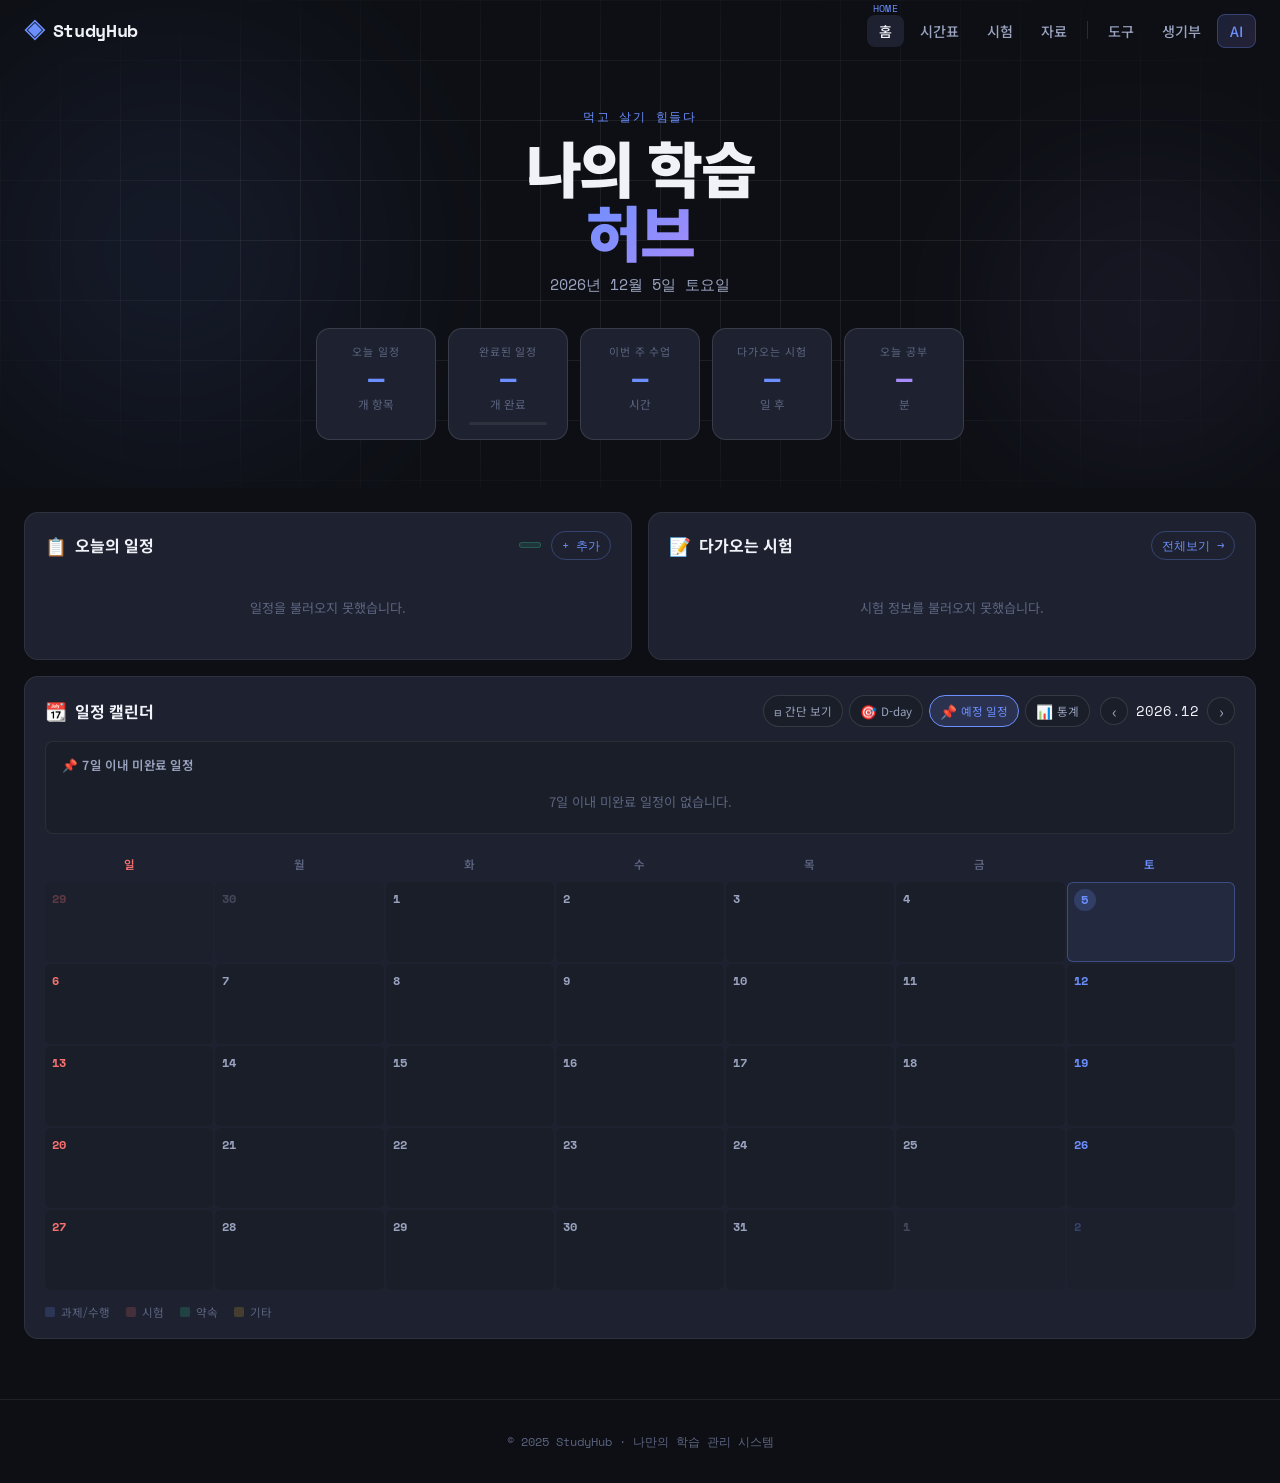
<file: index.html>
<!DOCTYPE html>
<html lang="ko">
<head>
  <meta charset="UTF-8" />
  <meta name="viewport" content="width=device-width, initial-scale=1.0" />
  <title>StudyHub — 홈</title>
  <link rel="preconnect" href="https://fonts.googleapis.com" />
  <link rel="preconnect" href="https://fonts.gstatic.com" crossorigin />
  <link href="https://fonts.googleapis.com/css2?family=Noto+Sans+KR:wght@300;400;500;700;900&family=Space+Mono:wght@400;700&display=swap" rel="stylesheet" />
  <link rel="stylesheet" href="homepage.css" />
</head>
<body>

  <!-- GNB -->
  <nav class="gnb" id="gnb">
    <div class="gnb-inner">
      <a href="index.html" class="gnb-logo">
        <span class="logo-icon">◈</span>
        <span class="logo-text">StudyHub</span>
      </a>
      <button class="gnb-hamburger" id="hamburger" aria-label="메뉴">
        <span></span><span></span><span></span>
      </button>
      <ul class="gnb-menu" id="gnbMenu">
        <li><a href="index.html"        class="gnb-link active" data-label="HOME">홈</a></li>
        <li><a href="timeschedual.html" class="gnb-link"        data-label="TIME">시간표</a></li>
        <li><a href="exam.html"         class="gnb-link"        data-label="EXAM">시험</a></li>
        <li><a href="data.html"         class="gnb-link"        data-label="DATA">자료</a></li>
        <li class="gnb-divider"></li>
        <li><a href="tool.html"         class="gnb-link"        data-label="TOOL">도구</a></li>
        <li><a href="memo.html"         class="gnb-link"        data-label="MEMO">생기부</a></li>
        <li><a href="ai.html"           class="gnb-link gnb-link-ai" data-label="AI">AI</a></li>
      </ul>
    </div>
  </nav>

  <!-- HERO -->
  <header class="hero">
    <div class="hero-bg">
      <div class="hero-grid"></div>
      <div class="hero-blob blob1"></div>
      <div class="hero-blob blob2"></div>
    </div>
    <div class="hero-content">
      <p class="hero-eyebrow">먹고 살기 힘들다</p>
      <h1 class="hero-title">나의 학습<br /><em>허브</em></h1>
      <p class="hero-subtitle" id="heroDate"></p>
    </div>
    <div class="hero-stats" id="heroStats">
      <div class="stat-card" data-href="index.html#today">
        <span class="stat-label">오늘 일정</span>
        <span class="stat-num" id="statToday">—</span>
        <span class="stat-sub">개 항목</span>
      </div>
      <div class="stat-card" data-href="index.html#today">
        <span class="stat-label">완료된 일정</span>
        <span class="stat-num stat-done-num" id="statDone">—</span>
        <span class="stat-sub">개 완료</span>
        <div class="stat-progress-wrap">
          <div class="stat-progress-bar" id="statProgressBar"></div>
        </div>
      </div>
      <div class="stat-card" data-href="timeschedual.html">
        <span class="stat-label">이번 주 수업</span>
        <span class="stat-num" id="statClass">—</span>
        <span class="stat-sub">시간</span>
      </div>
      <div class="stat-card" data-href="exam.html">
        <span class="stat-label">다가오는 시험</span>
        <span class="stat-num" id="statExam">—</span>
        <span class="stat-sub">일 후</span>
      </div>
      <div class="stat-card" data-href="index.html#today">
        <span class="stat-label">오늘 공부</span>
        <span class="stat-num" id="statStudy" style="color:var(--accent2)">—</span>
        <span class="stat-sub" id="statStudySub">분</span>
      </div>
    </div>
  </header>

  <!-- MAIN -->
  <main class="main-grid">

    <!-- 오늘의 일정 (완성도 포함) -->
    <section class="card card-schedule" id="today">
      <div class="card-header">
        <h2 class="card-title"><span class="card-icon">📋</span> 오늘의 일정</h2>
        <span class="card-done-count" id="todayDoneCount"></span>
        <button class="card-more" id="btnAddToday">+ 추가</button>
      </div>
      <ul class="schedule-list" id="todayList">
        <li class="skeleton-item"></li>
        <li class="skeleton-item"></li>
        <li class="skeleton-item"></li>
      </ul>
    </section>

    <!-- 다가오는 시험 -->
    <section class="card card-exam">
      <div class="card-header">
        <h2 class="card-title"><span class="card-icon">📝</span> 다가오는 시험</h2>
        <a href="exam.html" class="card-more">전체보기 →</a>
      </div>
      <div class="exam-list" id="examList">
        <p class="empty-msg">시험 데이터를 불러오는 중...</p>
      </div>
    </section>

    <!-- 캘린더 (full width) -->
    <section class="card card-calendar">
      <div class="card-header">
        <h2 class="card-title"><span class="card-icon">📆</span> 일정 캘린더</h2>
        <div class="calendar-controls">
          <button class="ctrl-btn" id="btnCompact">
            <span class="ctrl-ico">⊟</span>
            <span class="ctrl-label">간단 보기</span>
          </button>
          <button class="ctrl-btn" id="btnDday">
            <span class="ctrl-ico">🎯</span>
            <span class="ctrl-label">D-day</span>
          </button>
          <button class="ctrl-btn" id="btnUpcoming">
            <span class="ctrl-ico">📌</span>
            <span class="ctrl-label">예정 일정</span>
          </button>
          <button class="ctrl-btn" id="btnStats">
            <span class="ctrl-ico">📊</span>
            <span class="ctrl-label">통계</span>
          </button>
        </div>
        <div class="cal-nav">
          <button class="cal-nav-btn" id="calPrev">‹</button>
          <span class="cal-month-label" id="calMonthLabel"></span>
          <button class="cal-nav-btn" id="calNext">›</button>
        </div>
      </div>

      <div class="upcoming-panel" id="upcomingPanel">
        <div class="upcoming-title">📌 7일 이내 미완료 일정</div>
        <div class="upcoming-list" id="upcomingList"><div class="skeleton-item"></div></div>
      </div>

      <div class="calendar-wrap">
        <div class="cal-day-headers">
          <span class="sun">일</span><span>월</span><span>화</span><span>수</span><span>목</span><span>금</span><span class="sat">토</span>
        </div>
        <div class="cal-grid" id="calGrid"></div>
      </div>

      <div class="cal-legend">
        <span class="legend-item"><span class="legend-dot cat-과제"></span>과제/수행</span>
        <span class="legend-item"><span class="legend-dot cat-시험"></span>시험</span>
        <span class="legend-item"><span class="legend-dot cat-약속"></span>약속</span>
        <span class="legend-item"><span class="legend-dot cat-기타"></span>기타</span>
      </div>
    </section>

  </main>

  <!-- ══ 날짜 클릭 모달 ══ -->
  <div class="modal-overlay" id="modalOverlay">
    <div class="modal" id="modal">
      <div class="modal-header">
        <div class="modal-header-info">
          <div class="modal-date-label" id="modalDateLabel"></div>
          <div class="modal-dday" id="modalDday"></div>
        </div>
        <button class="modal-close" id="modalClose">✕</button>
      </div>
      <div class="modal-body">
        <div class="modal-items" id="modalItems"></div>
        <button class="modal-add-btn" id="modalAddBtn">+ 일정 추가</button>
        <div class="modal-form" id="modalForm">
          <input type="hidden" id="formId" />
          <div class="form-row">
            <label>제목 <span style="color:var(--accent-red)">*</span></label>
            <input type="text" id="formName" placeholder="일정 제목" />
          </div>
          <div class="form-row">
            <label>날짜/시간</label>
            <input type="datetime-local" id="formDate" />
          </div>
          <div class="form-row">
            <label>카테고리</label>
            <select id="formCategory">
              <option value="">없음</option>
              <option value="과제">과제</option>
              <option value="수행">수행평가</option>
              <option value="시험">시험</option>
              <option value="약속">약속</option>
              <option value="기타">기타</option>
            </select>
          </div>
          <!-- 과제 완성도 (과제/수행일 때만 표시) -->
          <div class="form-row form-comp-row" id="formCompRow" style="display:none">
            <label>
              과제 완성도
              <span class="form-comp-badge" id="formCompBadge">0%</span>
            </label>
            <input type="range" id="formComp" min="0" max="100" step="5" value="0" class="form-slider" />
            <div class="form-slider-ticks">
              <span>0%</span><span>25%</span><span>50%</span><span>75%</span><span>100%</span>
            </div>
          </div>
          <!-- 공부 시간 -->
          <div class="form-row">
            <label>공부 시간</label>
            <div class="form-study-row">
              <input type="number" id="formStudyH" min="0" max="23" placeholder="0" class="form-num" />
              <span class="form-unit">시간</span>
              <input type="number" id="formStudyM" min="0" max="59" placeholder="0" class="form-num" />
              <span class="form-unit">분</span>
              <span class="form-study-hint" id="formStudyHint"></span>
            </div>
          </div>
          <div class="form-row">
            <label>키워드</label>
            <input type="text" id="formKeywords" placeholder="쉼표로 구분 (예: 수학, 중간고사)" />
          </div>
          <div class="form-row">
            <label>내용</label>
            <textarea id="formContent" rows="2" placeholder="상세 내용"></textarea>
          </div>
          <div class="form-row">
            <label>추가 정보</label>
            <input type="text" id="formAdd" placeholder="추가 정보" />
          </div>
          <div class="form-actions">
            <button class="form-cancel" id="formCancel">취소</button>
            <button class="form-save"   id="formSave">저장</button>
          </div>
        </div>
      </div>
    </div>
  </div>

  <!-- ══ 통계 패널 (슬라이드) ══ -->
  <div class="stats-overlay" id="statsOverlay">
    <div class="stats-panel">
      <div class="stats-panel-hd">
        <span class="stats-panel-title">📊 달성 통계</span>
        <button class="modal-close" id="statsClose">✕</button>
      </div>
      <div class="stats-panel-bd">

        <div class="stats-period-btns">
          <button class="stats-period-btn active" data-days="7">최근 7일</button>
          <button class="stats-period-btn" data-days="30">최근 30일</button>
          <button class="stats-period-btn" data-days="90">최근 90일</button>
        </div>

        <!-- 요약 카드 -->
        <div class="stats-summary">
          <div class="stats-ss-card">
            <span class="stats-ss-num" id="ss-total">—</span>
            <span class="stats-ss-lbl">전체 일정</span>
          </div>
          <div class="stats-ss-card">
            <span class="stats-ss-num" style="color:var(--accent3)" id="ss-done">—</span>
            <span class="stats-ss-lbl">완료</span>
          </div>
          <div class="stats-ss-card">
            <span class="stats-ss-num" style="color:var(--accent)" id="ss-rate">—</span>
            <span class="stats-ss-lbl">달성률</span>
          </div>
          <div class="stats-ss-card">
            <span class="stats-ss-num" style="color:var(--accent2)" id="ss-study">—</span>
            <span class="stats-ss-lbl">총 공부 시간</span>
          </div>
        </div>

        <!-- 일별 달성 막대 -->
        <div class="stats-chart-block">
          <div class="stats-chart-title">📅 일별 달성 현황</div>
          <div class="stats-canvas-wrap"><canvas id="barChart"></canvas></div>
          <div class="stats-chart-legend">
            <span><i style="background:rgba(108,143,255,.45)"></i>전체</span>
            <span><i style="background:#34d399"></i>완료</span>
          </div>
        </div>

        <!-- 공부 시간 -->
        <div class="stats-chart-block">
          <div class="stats-chart-title">⏱ 일별 공부 시간</div>
          <div class="stats-canvas-wrap"><canvas id="studyChart"></canvas></div>
        </div>

        <!-- 카테고리 + 완성도 분포 -->
        <div class="stats-two-col">
          <div class="stats-chart-block">
            <div class="stats-chart-title">🏷 카테고리 분포</div>
            <div class="stats-donut-wrap">
              <canvas id="donutChart" width="130" height="130"></canvas>
              <div id="donutLegend" class="stats-donut-legend"></div>
            </div>
          </div>
          <div class="stats-chart-block">
            <div class="stats-chart-title">📊 완성도 분포</div>
            <div id="progressDist"></div>
          </div>
        </div>

        <!-- 히트맵 -->
        <div class="stats-chart-block">
          <div class="stats-chart-title">🗓 완료 히트맵 (최근 90일)</div>
          <div id="heatmapWrap" class="stats-heatmap-wrap"></div>
        </div>

      </div>
    </div>
  </div>

  <footer class="footer">
    <p>© 2025 StudyHub · 나만의 학습 관리 시스템</p>
  </footer>

  <script src="homepage.js"></script>
</body>
</html>
</file>
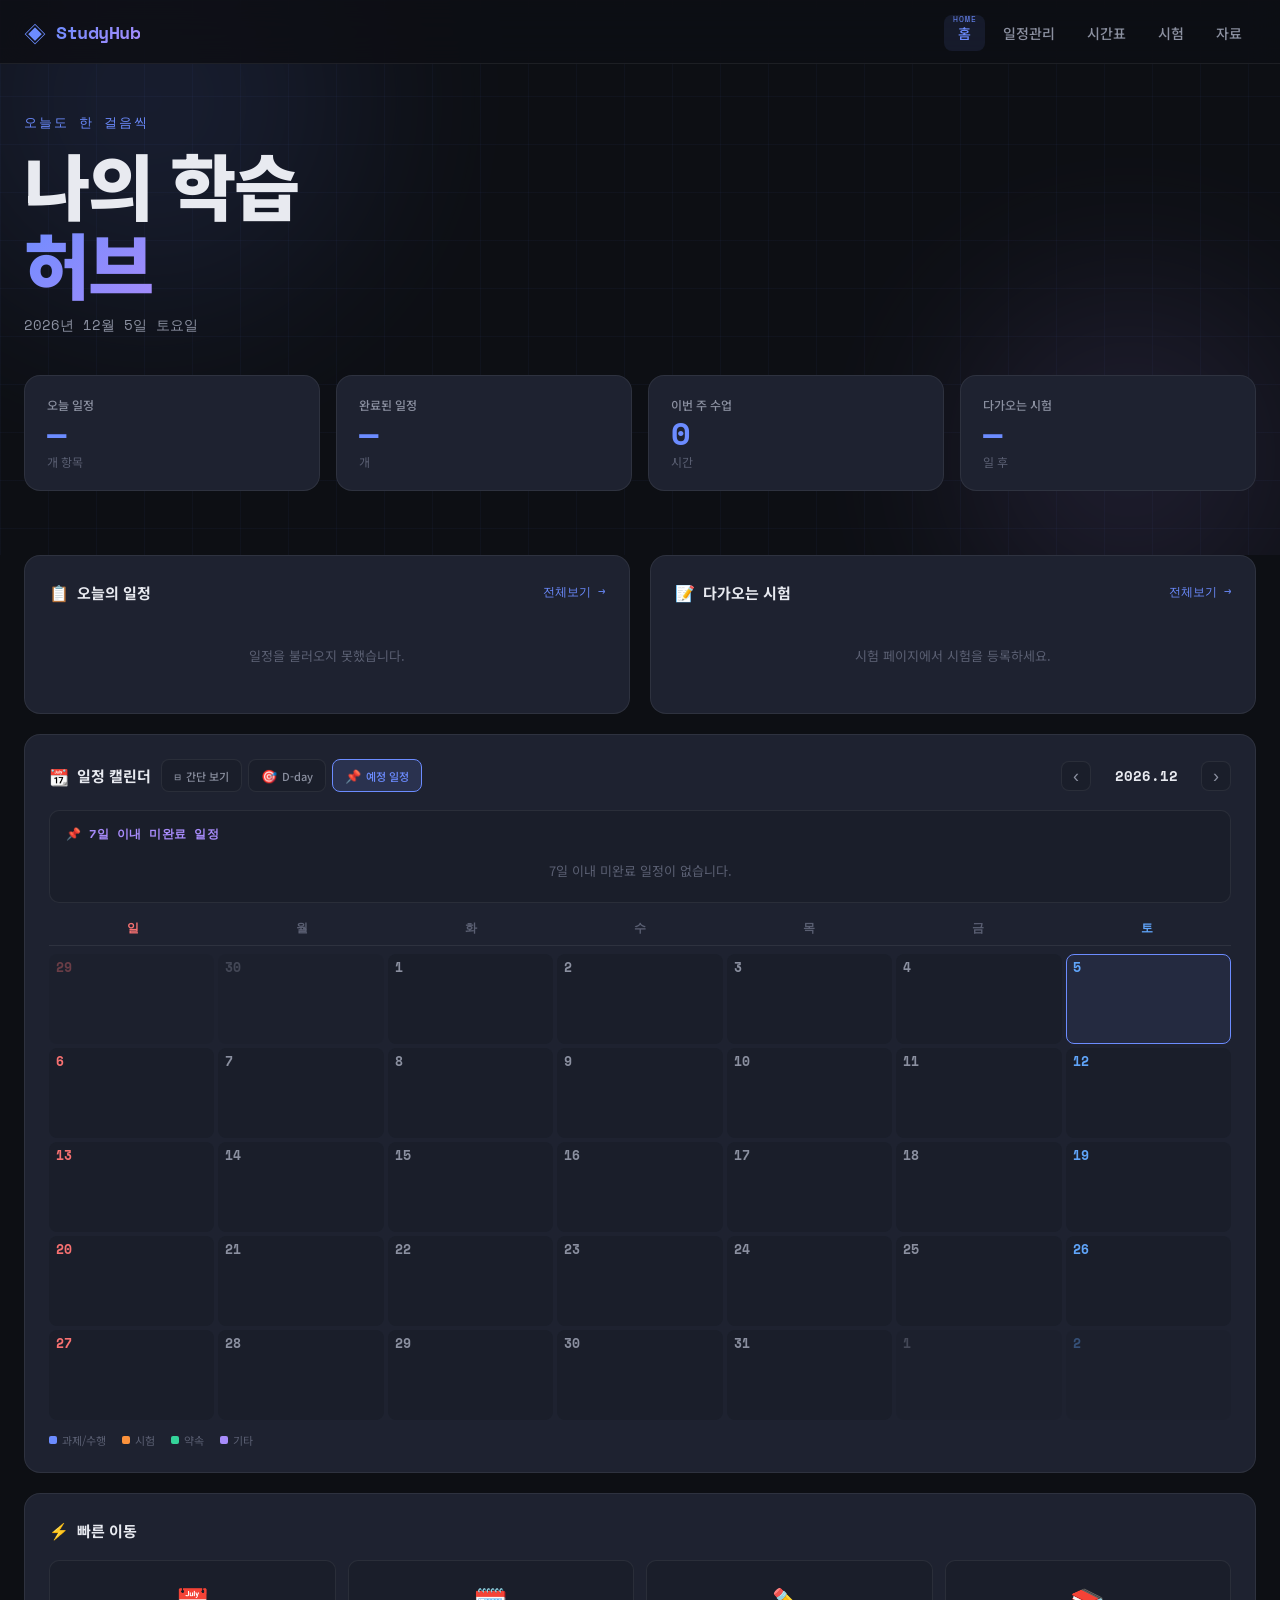
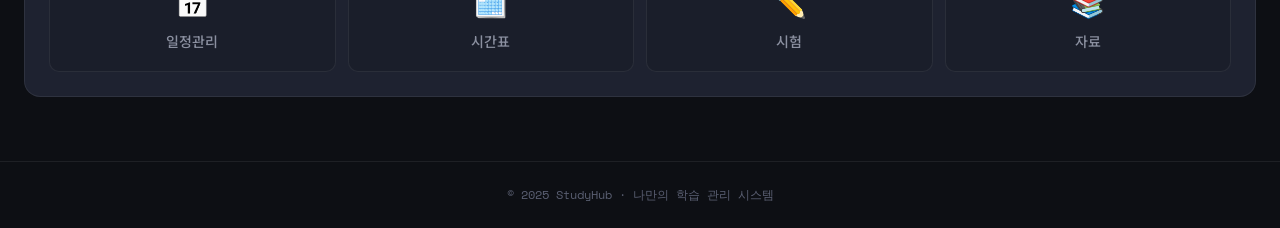
<file: project/index.html>
<!DOCTYPE html>
<html lang="ko">
<head>
  <meta charset="UTF-8" />
  <meta name="viewport" content="width=device-width, initial-scale=1.0" />
  <title>StudyHub — 홈</title>
  <link rel="preconnect" href="https://fonts.googleapis.com" />
  <link rel="preconnect" href="https://fonts.gstatic.com" crossorigin />
  <link href="https://fonts.googleapis.com/css2?family=Noto+Sans+KR:wght@300;400;500;700;900&family=Space+Mono:wght@400;700&display=swap" rel="stylesheet" />
  <link rel="stylesheet" href="homepage.css" />
</head>
<body>

  <!-- GNB -->
  <nav class="gnb" id="gnb">
    <div class="gnb-inner">
      <a href="index.html" class="gnb-logo">
        <span class="logo-icon">◈</span>
        <span class="logo-text">StudyHub</span>
      </a>
      <button class="gnb-hamburger" id="hamburger" aria-label="메뉴">
        <span></span><span></span><span></span>
      </button>
      <ul class="gnb-menu" id="gnbMenu">
        <li><a href="index.html" class="gnb-link active" data-label="HOME">홈</a></li>
        <li><a href="schedual.html" class="gnb-link" data-label="PLAN">일정관리</a></li>
        <li><a href="timeschedual.html" class="gnb-link" data-label="TIME">시간표</a></li>
        <li><a href="exam.html" class="gnb-link" data-label="EXAM">시험</a></li>
        <li><a href="data.html" class="gnb-link" data-label="DATA">자료</a></li>
      </ul>
    </div>
  </nav>

  <!-- HERO -->
  <header class="hero">
    <div class="hero-bg">
      <div class="hero-grid"></div>
      <div class="hero-blob blob1"></div>
      <div class="hero-blob blob2"></div>
    </div>
    <div class="hero-content">
      <p class="hero-eyebrow">오늘도 한 걸음씩</p>
      <h1 class="hero-title">나의 학습<br /><em>허브</em></h1>
      <p class="hero-subtitle" id="heroDate"></p>
    </div>
    <div class="hero-stats" id="heroStats">
      <div class="stat-card" data-href="schedual.html">
        <span class="stat-label">오늘 일정</span>
        <span class="stat-num" id="statToday">—</span>
        <span class="stat-sub">개 항목</span>
      </div>
      <div class="stat-card" data-href="schedual.html">
        <span class="stat-label">완료된 일정</span>
        <span class="stat-num" id="statDone">—</span>
        <span class="stat-sub">개</span>
      </div>
      <div class="stat-card" data-href="timeschedual.html">
        <span class="stat-label">이번 주 수업</span>
        <span class="stat-num" id="statClass">—</span>
        <span class="stat-sub">시간</span>
      </div>
      <div class="stat-card" data-href="exam.html">
        <span class="stat-label">다가오는 시험</span>
        <span class="stat-num" id="statExam">—</span>
        <span class="stat-sub">일 후</span>
      </div>
    </div>
  </header>

  <!-- MAIN -->
  <main class="main-grid">

    <!-- 오늘의 일정 -->
    <section class="card card-schedule">
      <div class="card-header">
        <h2 class="card-title"><span class="card-icon">📋</span> 오늘의 일정</h2>
        <a href="schedual.html" class="card-more">전체보기 →</a>
      </div>
      <ul class="schedule-list" id="todayList">
        <li class="skeleton-item"></li>
        <li class="skeleton-item"></li>
        <li class="skeleton-item"></li>
      </ul>
    </section>

    <!-- 다가오는 시험 -->
    <section class="card card-exam">
      <div class="card-header">
        <h2 class="card-title"><span class="card-icon">📝</span> 다가오는 시험</h2>
        <a href="exam.html" class="card-more">전체보기 →</a>
      </div>
      <div class="exam-list" id="examList">
        <p class="empty-msg">시험 데이터를 불러오는 중...</p>
      </div>
    </section>

    <!-- 이번 주 일정 캘린더 (full width) -->
    <section class="card card-calendar">
      <div class="card-header">
        <h2 class="card-title"><span class="card-icon">📆</span> 일정 캘린더</h2>
        <div class="calendar-controls">
          <button class="ctrl-btn" id="btnCompact">
            <span class="ctrl-ico">⊟</span>
            <span class="ctrl-label">간단 보기</span>
          </button>
          <button class="ctrl-btn" id="btnDday">
            <span class="ctrl-ico">🎯</span>
            <span class="ctrl-label">D-day</span>
          </button>
          <button class="ctrl-btn" id="btnUpcoming">
            <span class="ctrl-ico">📌</span>
            <span class="ctrl-label">예정 일정</span>
          </button>
        </div>
        <div class="cal-nav">
          <button class="cal-nav-btn" id="calPrev">‹</button>
          <span class="cal-month-label" id="calMonthLabel"></span>
          <button class="cal-nav-btn" id="calNext">›</button>
        </div>
      </div>

      <!-- 다가오는 일정 패널 -->
      <div class="upcoming-panel" id="upcomingPanel">
        <div class="upcoming-title">📌 7일 이내 미완료 일정</div>
        <div class="upcoming-list" id="upcomingList"><div class="skeleton-item"></div></div>
      </div>

      <!-- 달력 -->
      <div class="calendar-wrap">
        <div class="cal-day-headers">
          <span class="sun">일</span><span>월</span><span>화</span><span>수</span><span>목</span><span>금</span><span class="sat">토</span>
        </div>
        <div class="cal-grid" id="calGrid">
          <!-- JS로 렌더링 -->
        </div>
      </div>

      <!-- 범례 -->
      <div class="cal-legend">
        <span class="legend-item"><span class="legend-dot cat-과제"></span>과제/수행</span>
        <span class="legend-item"><span class="legend-dot cat-시험"></span>시험</span>
        <span class="legend-item"><span class="legend-dot cat-약속"></span>약속</span>
        <span class="legend-item"><span class="legend-dot cat-기타"></span>기타</span>
      </div>
    </section>

    <!-- 퀵 메뉴 -->
    <section class="card card-quick">
      <div class="card-header">
        <h2 class="card-title"><span class="card-icon">⚡</span> 빠른 이동</h2>
      </div>
      <div class="quick-grid">
        <a href="schedual.html" class="quick-btn">
          <span class="quick-ico">📅</span>
          <span>일정관리</span>
        </a>
        <a href="timeschedual.html" class="quick-btn">
          <span class="quick-ico">🗓️</span>
          <span>시간표</span>
        </a>
        <a href="exam.html" class="quick-btn">
          <span class="quick-ico">✏️</span>
          <span>시험</span>
        </a>
        <a href="data.html" class="quick-btn">
          <span class="quick-ico">📚</span>
          <span>자료</span>
        </a>
      </div>
    </section>

  </main>

  <!-- 날짜 상세 모달 -->
  <div class="modal-overlay" id="modalOverlay">
    <div class="modal" id="modal">
      <div class="modal-header">
        <div class="modal-header-info">
          <div class="modal-date-label" id="modalDateLabel"></div>
          <div class="modal-dday" id="modalDday"></div>
        </div>
        <button class="modal-close" id="modalClose">✕</button>
      </div>
      <div class="modal-body">
        <div class="modal-items" id="modalItems"></div>
        <button class="modal-add-btn" id="modalAddBtn">+ 일정 추가</button>
        <div class="modal-form" id="modalForm">
          <input type="hidden" id="formId" />
          <div class="form-row">
            <label>제목</label>
            <input type="text" id="formName" placeholder="일정 제목" />
          </div>
          <div class="form-row">
            <label>날짜/시간</label>
            <input type="datetime-local" id="formDate" />
          </div>
          <div class="form-row">
            <label>카테고리</label>
            <select id="formCategory">
              <option value="">선택 없음</option>
              <option value="과제">과제</option>
              <option value="수행">수행평가</option>
              <option value="시험">시험</option>
              <option value="약속">약속</option>
              <option value="기타">기타</option>
            </select>
          </div>
          <div class="form-row">
            <label>키워드</label>
            <input type="text" id="formKeywords" placeholder="쉼표로 구분 (예: 수학, 중간고사)" />
          </div>
          <div class="form-row">
            <label>내용</label>
            <textarea id="formContent" rows="2" placeholder="상세 내용"></textarea>
          </div>
          <div class="form-row">
            <label>추가 정보</label>
            <input type="text" id="formAdd" placeholder="추가 정보" />
          </div>
          <div class="form-actions">
            <button class="form-cancel" id="formCancel">취소</button>
            <button class="form-save" id="formSave">저장</button>
          </div>
        </div>
      </div>
    </div>
  </div>

  <footer class="footer">
    <p>© 2025 StudyHub · 나만의 학습 관리 시스템</p>
  </footer>

  <script src="homepage.js"></script>
</body>
</html>
</file>
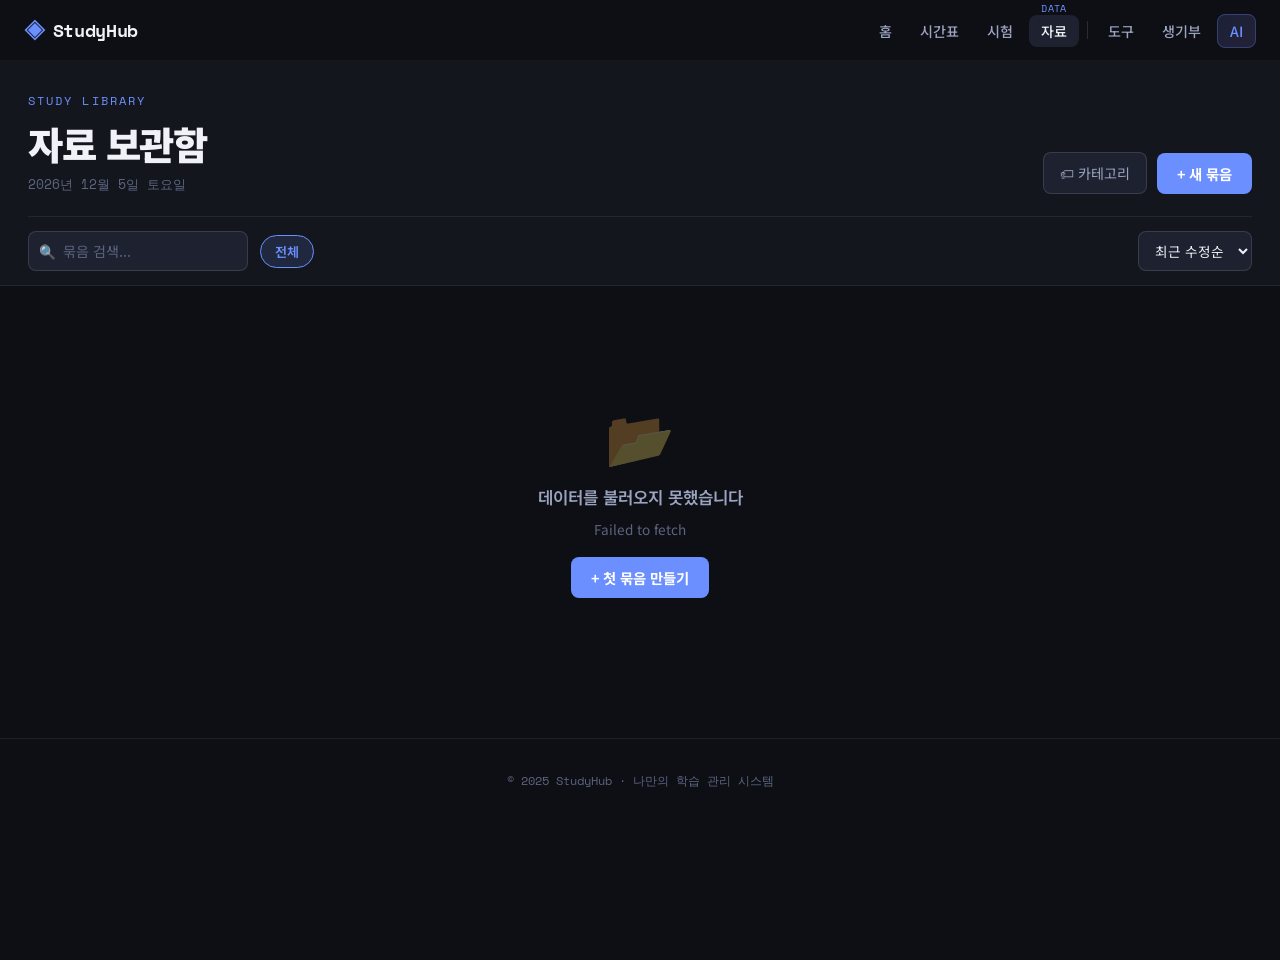
<file: data.html>
<!DOCTYPE html>
<html lang="ko">
<head>
  <meta charset="UTF-8" />
  <meta name="viewport" content="width=device-width, initial-scale=1.0" />
  <title>StudyHub — 자료</title>
  <link rel="preconnect" href="https://fonts.googleapis.com" />
  <link rel="preconnect" href="https://fonts.gstatic.com" crossorigin />
  <link href="https://fonts.googleapis.com/css2?family=Noto+Sans+KR:wght@300;400;500;700;900&family=Space+Mono:wght@400;700&display=swap" rel="stylesheet" />
  <link rel="stylesheet" href="homepage.css" />
  <link rel="stylesheet" href="data.css" />
</head>
<body>

  <!-- GNB -->
  <nav class="gnb" id="gnb">
    <div class="gnb-inner">
      <a href="index.html" class="gnb-logo">
        <span class="logo-icon">◈</span>
        <span class="logo-text">StudyHub</span>
      </a>
      <button class="gnb-hamburger" id="hamburger" aria-label="메뉴">
        <span></span><span></span><span></span>
      </button>
      <ul class="gnb-menu" id="gnbMenu">
        <li><a href="index.html"        class="gnb-link"        data-label="HOME">홈</a></li>
        <li><a href="timeschedual.html" class="gnb-link"        data-label="TIME">시간표</a></li>
        <li><a href="exam.html"         class="gnb-link"        data-label="EXAM">시험</a></li>
        <li><a href="data.html"         class="gnb-link active" data-label="DATA">자료</a></li>
        <li class="gnb-divider"></li>
        <li><a href="tool.html"         class="gnb-link"        data-label="TOOL">도구</a></li>
        <li><a href="memo.html"         class="gnb-link"        data-label="MEMO">생기부</a></li>
        <li><a href="ai.html"           class="gnb-link gnb-link-ai" data-label="AI">AI</a></li>
      </ul>
    </div>
  </nav>

  <!-- ══ 페이지 헤더 ══════════════════════════ -->
  <div class="dh-header">
    <div class="dh-header-inner">
      <div>
        <p class="dh-eyebrow">STUDY LIBRARY</p>
        <h1 class="dh-title">자료 보관함</h1>
        <p class="dh-sub" id="dhDate"></p>
      </div>
      <div class="dh-header-btns">
        <button class="dh-btn-ghost" id="btnManageCat">🏷 카테고리</button>
        <button class="dh-btn-accent" id="btnNewList">+ 새 묶음</button>
      </div>
    </div>

    <!-- 필터 / 검색 바 -->
    <div class="dh-filter-bar">
      <div class="dh-search-wrap">
        <span class="dh-si">🔍</span>
        <input type="text" class="dh-search" id="searchInput" placeholder="묶음 검색..." />
      </div>
      <div class="dh-chips-row" id="catChips">
        <button class="dh-chip active" data-id="all">전체</button>
      </div>
      <select class="dh-select" id="sortSelect">
        <option value="updated">최근 수정순</option>
        <option value="created">생성순</option>
        <option value="name">이름순</option>
      </select>
    </div>
  </div>

  <!-- ══ 메인: 묶음 그리드 ════════════════════ -->
  <div class="dh-main" id="dhMain">
    <div class="dh-grid" id="listGrid">
      <div class="dh-skel"></div><div class="dh-skel"></div>
      <div class="dh-skel"></div><div class="dh-skel"></div>
      <div class="dh-skel"></div><div class="dh-skel"></div>
    </div>
    <div class="dh-empty" id="emptyMsg" style="display:none">
      <div class="dh-empty-ico">📂</div>
      <div class="dh-empty-t">자료 묶음이 없습니다</div>
      <div class="dh-empty-s">새 묶음을 만들어 자료를 정리해 보세요.</div>
      <button class="dh-btn-accent" id="btnNewListEmpty">+ 첫 묶음 만들기</button>
    </div>
  </div>

  <!-- ══ 확장 패널 (묶음 클릭 시 전체화면) ══ -->
  <div class="dh-expand" id="expandPanel" style="display:none">
    <!-- 배경 블러 클릭 닫기 -->
    <div class="dh-expand-bg" id="expandBg"></div>

    <div class="dh-expand-inner">
      <!-- 상단 헤더 -->
      <div class="dh-exp-hd">
        <div class="dh-exp-cover" id="expCover"></div>
        <div class="dh-exp-info">
          <div class="dh-exp-tags" id="expTags"></div>
          <h2 class="dh-exp-name" id="expName"></h2>
          <p  class="dh-exp-desc" id="expDesc"></p>
          <div class="dh-exp-meta" id="expMeta"></div>
        </div>
        <div class="dh-exp-top-actions">
          <button class="dh-exp-act" id="expBtnAdd">+ 자료 추가</button>
          <button class="dh-exp-act" id="expBtnEdit">✏️ 수정</button>
          <button class="dh-exp-act danger" id="expBtnDel">🗑️</button>
          <button class="dh-exp-close" id="expandClose">✕</button>
        </div>
      </div>

      <!-- 바디: 자료 목록 + 뷰어 -->
      <div class="dh-exp-body">

        <!-- 왼쪽: 자료 목록 -->
        <div class="dh-exp-list-col">
          <div class="dh-exp-list-hd">
            <div class="dh-chips-row" id="typeChips">
              <button class="dh-chip active" data-type="all">전체</button>
              <button class="dh-chip" data-type="link">🔗 링크</button>
              <button class="dh-chip" data-type="note">📝 노트</button>
              <button class="dh-chip" data-type="file">📎 파일</button>
              <button class="dh-chip" data-type="video">🎬 영상</button>
            </div>
            <span class="dh-items-cnt" id="itemsCnt"></span>
          </div>
          <div class="dh-exp-list" id="itemsList"></div>
        </div>

        <!-- 오른쪽: 뷰어 -->
        <div class="dh-exp-viewer" id="expViewer">
          <div class="dh-viewer-placeholder" id="viewerPlaceholder">
            <span>👆</span>
            <p>자료를 선택하면<br>내용이 표시됩니다</p>
          </div>
          <div class="dh-viewer-content" id="viewerContent" style="display:none">
            <div class="dh-viewer-hd" id="viewerHd"></div>
            <div class="dh-viewer-body" id="viewerBody"></div>
          </div>
        </div>

      </div>
    </div>
  </div>

  <!-- ══ 묶음 추가/수정 모달 ════════════════ -->
  <div class="dh-overlay" id="listModal">
    <div class="dh-modal">
      <div class="dh-modal-hd">
        <span id="listModalTitle">새 자료 묶음</span>
        <button class="dh-modal-x" id="listModalClose">✕</button>
      </div>
      <div class="dh-modal-bd">
        <input type="hidden" id="listId" />
        <div class="dh-field">
          <label>제목 <span class="dh-req">*</span></label>
          <input type="text" id="listTitle" placeholder="묶음 이름" />
        </div>
        <div class="dh-field">
          <label>설명</label>
          <textarea id="listDesc" rows="2" placeholder="간단한 설명 (선택)"></textarea>
        </div>
        <div class="dh-field">
          <label>난이도</label>
          <div class="dh-btn-row">
            <button class="dh-tog active" data-v="">없음</button>
            <button class="dh-tog" data-v="초급">🟢 초급</button>
            <button class="dh-tog" data-v="중급">🟡 중급</button>
            <button class="dh-tog" data-v="고급">🔴 고급</button>
          </div>
          <input type="hidden" id="listDiff" value="" />
        </div>
        <div class="dh-field">
          <label>카테고리</label>
          <div class="dh-cat-sel" id="listCatSel">
            <span class="dh-hint">카테고리가 없습니다</span>
          </div>
        </div>
        <div class="dh-modal-ft">
          <button class="dh-btn-ghost" id="listModalCancel">취소</button>
          <button class="dh-btn-accent" id="listModalSave">저장</button>
        </div>
      </div>
    </div>
  </div>

  <!-- ══ 자료 추가/수정 모달 ════════════════ -->
  <div class="dh-overlay" id="itemModal">
    <div class="dh-modal dh-modal-lg">
      <div class="dh-modal-hd">
        <span id="itemModalTitle">자료 추가</span>
        <button class="dh-modal-x" id="itemModalClose">✕</button>
      </div>
      <div class="dh-modal-bd">
        <input type="hidden" id="itemId" />

        <div class="dh-field">
          <label>유형</label>
          <div class="dh-btn-row" id="typeBtnRow">
            <button class="dh-tog active" data-v="link">🔗 링크</button>
            <button class="dh-tog" data-v="note">📝 노트</button>
            <button class="dh-tog" data-v="file">📎 파일</button>
            <button class="dh-tog" data-v="video">🎬 영상</button>
          </div>
          <input type="hidden" id="itemType" value="link" />
        </div>

        <div class="dh-field">
          <label>제목 <span class="dh-req">*</span></label>
          <input type="text" id="itemTitle" placeholder="자료 제목" />
        </div>

        <!-- URL 필드 (링크/영상) -->
        <div class="dh-field" id="fldUrl">
          <label>URL</label>
          <input type="url" id="itemUrl" placeholder="https://..." />
          <span class="dh-hint" id="urlHint"></span>
        </div>

        <!-- 파일 업로드 필드 -->
        <div class="dh-field" id="fldFile" style="display:none">
          <label>파일 업로드</label>
          <div class="dh-dropzone" id="dropzone">
            <input type="file" id="fileInput" class="dh-file-input" />
            <div class="dh-dropzone-inner" id="dropzoneInner">
              <span class="dh-dz-ico">📤</span>
              <p class="dh-dz-text">클릭하거나 파일을 드래그하세요</p>
              <p class="dh-dz-hint">최대 50MB · 모든 형식 지원</p>
            </div>
          </div>
          <!-- 업로드된 파일 표시 -->
          <div class="dh-file-preview" id="filePreview" style="display:none">
            <span class="dh-file-ico" id="filePreviewIco">📎</span>
            <span class="dh-file-name" id="filePreviewName"></span>
            <button class="dh-file-remove" id="fileRemove">✕</button>
          </div>
          <div class="dh-upload-bar" id="uploadBar" style="display:none">
            <div class="dh-upload-fill" id="uploadFill"></div>
          </div>
          <span class="dh-hint" id="uploadStatus"></span>
        </div>

        <div class="dh-field">
          <label>내용 / 메모</label>
          <textarea id="itemContent" rows="5" placeholder="내용을 입력하세요..."></textarea>
        </div>

        <div class="dh-modal-ft">
          <button class="dh-btn-ghost" id="itemModalCancel">취소</button>
          <button class="dh-btn-accent" id="itemModalSave">저장</button>
        </div>
      </div>
    </div>
  </div>

  <!-- ══ 카테고리 관리 모달 ════════════════ -->
  <div class="dh-overlay" id="catModal">
    <div class="dh-modal dh-modal-wide">
      <div class="dh-modal-hd">
        <span>🏷 카테고리 관리</span>
        <button class="dh-modal-x" id="catModalClose">✕</button>
      </div>
      <div class="dh-modal-bd">
        <div class="dh-cat-mgr">
          <div class="dh-cat-col">
            <div class="dh-col-title">등록된 카테고리</div>
            <div id="catMgrList" class="dh-cat-mgr-list">
              <span class="dh-hint">없음</span>
            </div>
          </div>
          <div class="dh-cat-col">
            <div class="dh-col-title">새 카테고리</div>
            <div class="dh-field">
              <label>이름 <span class="dh-req">*</span></label>
              <input type="text" id="catName" placeholder="예: 수학, 영어 단어" />
            </div>
            <div class="dh-field">
              <label>상위 카테고리</label>
              <select id="catParent">
                <option value="">없음 (최상위)</option>
              </select>
            </div>
            <button class="dh-btn-accent" id="catAddBtn" style="width:100%">추가</button>
          </div>
        </div>
      </div>
    </div>
  </div>

  <footer class="footer"><p>© 2025 StudyHub · 나만의 학습 관리 시스템</p></footer>
  <script src="data.js"></script>
</body>
</html>
</file>
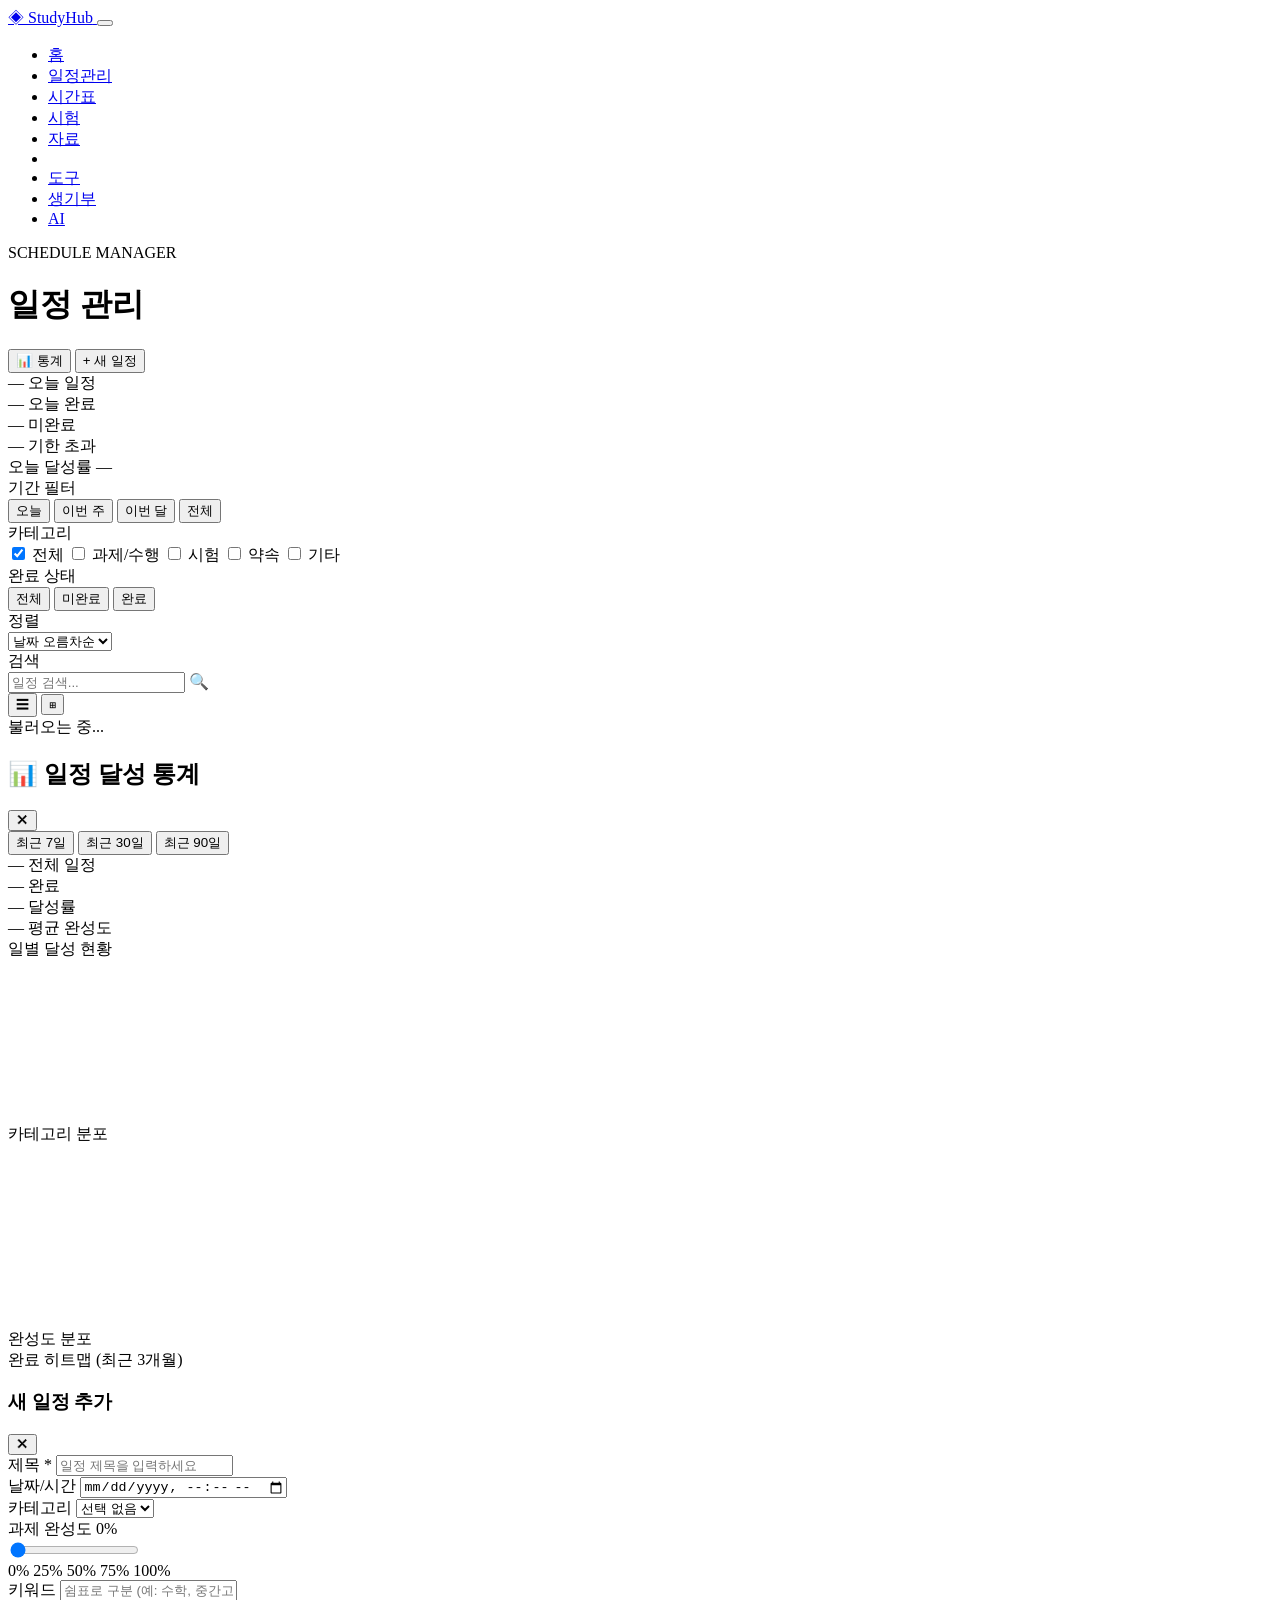
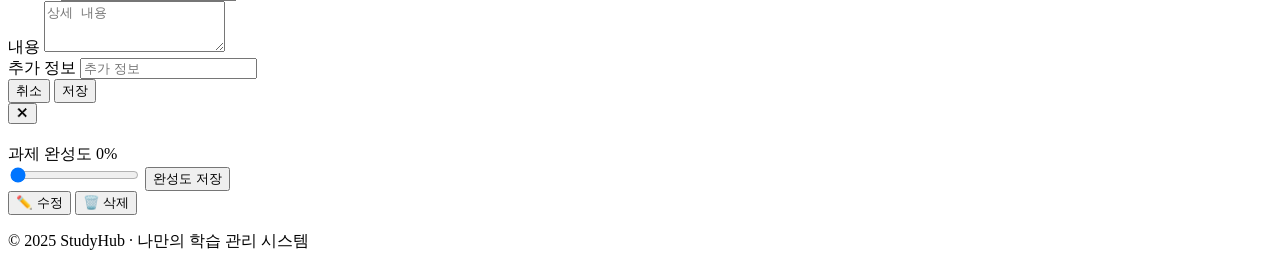
<file: Schedual.html>
<!DOCTYPE html>
<html lang="ko">
<head>
  <meta charset="UTF-8" />
  <meta name="viewport" content="width=device-width, initial-scale=1.0" />
  <title>StudyHub — 일정관리</title>
  <link rel="preconnect" href="https://fonts.googleapis.com" />
  <link rel="preconnect" href="https://fonts.gstatic.com" crossorigin />
  <link href="https://fonts.googleapis.com/css2?family=Noto+Sans+KR:wght@300;400;500;700;900&family=Space+Mono:wght@400;700&display=swap" rel="stylesheet" />
  <link rel="stylesheet" href="schedual.css" />
</head>
<body>

  <!-- GNB -->
  <nav class="gnb" id="gnb">
    <div class="gnb-inner">
      <a href="index.html" class="gnb-logo">
        <span class="logo-icon">◈</span>
        <span class="logo-text">StudyHub</span>
      </a>
      <button class="gnb-hamburger" id="hamburger" aria-label="메뉴">
        <span></span><span></span><span></span>
      </button>
      <ul class="gnb-menu" id="gnbMenu">
        <li><a href="index.html" class="gnb-link" data-label="HOME">홈</a></li>
        <li><a href="schedual.html" class="gnb-link active" data-label="PLAN">일정관리</a></li>
        <li><a href="timeschedual.html" class="gnb-link" data-label="TIME">시간표</a></li>
        <li><a href="exam.html" class="gnb-link" data-label="EXAM">시험</a></li>
        <li><a href="data.html" class="gnb-link" data-label="DATA">자료</a></li>
        <li class="gnb-divider"></li>
        <li><a href="tool.html" class="gnb-link" data-label="TOOL">도구</a></li>
        <li><a href="memo.html" class="gnb-link" data-label="MEMO">생기부</a></li>
        <li><a href="ai.html" class="gnb-link gnb-link-ai" data-label="AI">AI</a></li>
      </ul>
    </div>
  </nav>

  <!-- PAGE HEADER -->
  <div class="page-header">
    <div class="page-header-inner">
      <div class="page-header-text">
        <p class="page-eyebrow">SCHEDULE MANAGER</p>
        <h1 class="page-title">일정 관리</h1>
        <p class="page-sub" id="pageDate"></p>
      </div>
      <div class="page-header-actions">
        <button class="btn-stat" id="btnStats" title="통계 대시보드">
          <span>📊</span> 통계
        </button>
        <button class="btn-primary" id="btnAdd">
          <span>+</span> 새 일정
        </button>
      </div>
    </div>

    <!-- 상단 스탯 바 -->
    <div class="header-stats" id="headerStats">
      <div class="hstat">
        <span class="hstat-num" id="hsTotalToday">—</span>
        <span class="hstat-label">오늘 일정</span>
      </div>
      <div class="hstat-div"></div>
      <div class="hstat">
        <span class="hstat-num accent-green" id="hsDoneToday">—</span>
        <span class="hstat-label">오늘 완료</span>
      </div>
      <div class="hstat-div"></div>
      <div class="hstat">
        <span class="hstat-num accent-yellow" id="hsPending">—</span>
        <span class="hstat-label">미완료</span>
      </div>
      <div class="hstat-div"></div>
      <div class="hstat">
        <span class="hstat-num accent-red" id="hsOverdue">—</span>
        <span class="hstat-label">기한 초과</span>
      </div>
      <div class="hstat-div"></div>
      <div class="hstat hstat-progress">
        <div class="hstat-prog-label">
          <span class="hstat-label">오늘 달성률</span>
          <span class="hstat-num" id="hsRate">—</span>
        </div>
        <div class="hstat-prog-bar-wrap">
          <div class="hstat-prog-bar" id="hsProgBar"></div>
        </div>
      </div>
    </div>
  </div>

  <!-- 메인 레이아웃 -->
  <main class="main-layout">

    <!-- 사이드바 필터 -->
    <aside class="sidebar">
      <div class="sidebar-section">
        <div class="sidebar-title">기간 필터</div>
        <div class="filter-btns" id="filterPeriod">
          <button class="filter-btn active" data-period="today">오늘</button>
          <button class="filter-btn" data-period="week">이번 주</button>
          <button class="filter-btn" data-period="month">이번 달</button>
          <button class="filter-btn" data-period="all">전체</button>
        </div>
      </div>

      <div class="sidebar-section">
        <div class="sidebar-title">카테고리</div>
        <div class="cat-filter-list" id="catFilters">
          <label class="cat-filter-item">
            <input type="checkbox" value="all" checked id="catAll" />
            <span class="cat-check-box"></span>
            <span class="cat-filter-label">전체</span>
          </label>
          <label class="cat-filter-item">
            <input type="checkbox" value="과제" />
            <span class="cat-check-box cat-과제-bg"></span>
            <span class="cat-filter-label">과제/수행</span>
          </label>
          <label class="cat-filter-item">
            <input type="checkbox" value="시험" />
            <span class="cat-check-box cat-시험-bg"></span>
            <span class="cat-filter-label">시험</span>
          </label>
          <label class="cat-filter-item">
            <input type="checkbox" value="약속" />
            <span class="cat-check-box cat-약속-bg"></span>
            <span class="cat-filter-label">약속</span>
          </label>
          <label class="cat-filter-item">
            <input type="checkbox" value="기타" />
            <span class="cat-check-box cat-기타-bg"></span>
            <span class="cat-filter-label">기타</span>
          </label>
        </div>
      </div>

      <div class="sidebar-section">
        <div class="sidebar-title">완료 상태</div>
        <div class="filter-btns" id="filterDone">
          <button class="filter-btn active" data-done="all">전체</button>
          <button class="filter-btn" data-done="undone">미완료</button>
          <button class="filter-btn" data-done="done">완료</button>
        </div>
      </div>

      <div class="sidebar-section">
        <div class="sidebar-title">정렬</div>
        <select class="sort-select" id="sortSelect">
          <option value="date-asc">날짜 오름차순</option>
          <option value="date-desc">날짜 내림차순</option>
          <option value="name-asc">이름 오름차순</option>
          <option value="cat">카테고리별</option>
          <option value="progress">완성도 순</option>
        </select>
      </div>

      <div class="sidebar-section">
        <div class="sidebar-title">검색</div>
        <div class="search-wrap">
          <input type="text" class="search-input" id="searchInput" placeholder="일정 검색..." />
          <span class="search-ico">🔍</span>
        </div>
      </div>
    </aside>

    <!-- 일정 목록 -->
    <section class="content-area">
      <!-- 뷰 토글 -->
      <div class="view-controls">
        <div class="view-toggle">
          <button class="view-btn active" id="btnListView" title="리스트 뷰">☰</button>
          <button class="view-btn" id="btnCardView" title="카드 뷰">⊞</button>
        </div>
        <div class="result-count" id="resultCount">불러오는 중...</div>
      </div>

      <!-- 리스트 뷰 -->
      <div class="schedule-list-view" id="listView">
        <div id="scheduleList">
          <div class="skeleton-item"></div>
          <div class="skeleton-item"></div>
          <div class="skeleton-item"></div>
          <div class="skeleton-item"></div>
        </div>
      </div>

      <!-- 카드 뷰 -->
      <div class="schedule-card-view hidden" id="cardView">
        <div id="scheduleCardGrid"></div>
      </div>
    </section>

  </main>

  <!-- ============================
       통계 대시보드 패널
       ============================ -->
  <div class="stats-panel-overlay" id="statsPanelOverlay">
    <div class="stats-panel" id="statsPanel">
      <div class="stats-panel-header">
        <h2 class="stats-panel-title">📊 일정 달성 통계</h2>
        <button class="stats-panel-close" id="statsPanelClose">✕</button>
      </div>

      <div class="stats-panel-body">

        <!-- 기간 선택 -->
        <div class="stats-period-btns">
          <button class="sp-btn active" data-sp="7">최근 7일</button>
          <button class="sp-btn" data-sp="30">최근 30일</button>
          <button class="sp-btn" data-sp="90">최근 90일</button>
        </div>

        <!-- 요약 카드 -->
        <div class="stats-summary">
          <div class="ss-card">
            <span class="ss-num" id="ss-total">—</span>
            <span class="ss-label">전체 일정</span>
          </div>
          <div class="ss-card">
            <span class="ss-num accent-green" id="ss-done">—</span>
            <span class="ss-label">완료</span>
          </div>
          <div class="ss-card">
            <span class="ss-num accent-yellow" id="ss-rate">—</span>
            <span class="ss-label">달성률</span>
          </div>
          <div class="ss-card">
            <span class="ss-num accent-blue" id="ss-avg-prog">—</span>
            <span class="ss-label">평균 완성도</span>
          </div>
        </div>

        <!-- 일별 달성 그래프 -->
        <div class="stats-chart-block">
          <div class="stats-chart-title">일별 달성 현황</div>
          <div class="bar-chart-wrap" id="barChartWrap">
            <canvas id="barChart" height="160"></canvas>
          </div>
        </div>

        <!-- 카테고리별 원형 -->
        <div class="stats-row">
          <div class="stats-chart-block half">
            <div class="stats-chart-title">카테고리 분포</div>
            <div class="donut-wrap">
              <canvas id="donutChart" width="180" height="180"></canvas>
              <div class="donut-legend" id="donutLegend"></div>
            </div>
          </div>

          <!-- 완성도 분포 -->
          <div class="stats-chart-block half">
            <div class="stats-chart-title">완성도 분포</div>
            <div class="progress-dist" id="progressDist"></div>
          </div>
        </div>

        <!-- 꾸준함 히트맵 -->
        <div class="stats-chart-block">
          <div class="stats-chart-title">완료 히트맵 (최근 3개월)</div>
          <div class="heatmap-wrap" id="heatmapWrap"></div>
        </div>

      </div>
    </div>
  </div>

  <!-- ============================
       일정 추가/수정 모달
       ============================ -->
  <div class="modal-overlay" id="modalOverlay">
    <div class="modal" id="modal">
      <div class="modal-header">
        <h3 class="modal-title" id="modalTitle">새 일정 추가</h3>
        <button class="modal-close" id="modalClose">✕</button>
      </div>
      <div class="modal-body">
        <input type="hidden" id="formId" />

        <div class="form-row">
          <label class="form-label">제목 <span class="required">*</span></label>
          <input type="text" class="form-input" id="formName" placeholder="일정 제목을 입력하세요" />
        </div>

        <div class="form-row-2col">
          <div class="form-row">
            <label class="form-label">날짜/시간</label>
            <input type="datetime-local" class="form-input" id="formDate" />
          </div>
          <div class="form-row">
            <label class="form-label">카테고리</label>
            <select class="form-input" id="formCategory">
              <option value="">선택 없음</option>
              <option value="과제">과제</option>
              <option value="수행">수행평가</option>
              <option value="시험">시험</option>
              <option value="약속">약속</option>
              <option value="기타">기타</option>
            </select>
          </div>
        </div>

        <!-- 과제 완성도 (과제/수행 카테고리일 때 강조) -->
        <div class="form-row completion-row" id="completionRow">
          <label class="form-label">
            과제 완성도
            <span class="completion-pct-badge" id="formCompletionBadge">0%</span>
          </label>
          <div class="completion-slider-wrap">
            <input type="range" min="0" max="100" step="5" value="0"
                   class="completion-slider" id="formCompletion" />
            <div class="completion-track-labels">
              <span>0%</span>
              <span>25%</span>
              <span>50%</span>
              <span>75%</span>
              <span>100%</span>
            </div>
          </div>
          <div class="completion-color-bar">
            <div class="completion-color-fill" id="formCompletionFill"></div>
          </div>
        </div>

        <div class="form-row">
          <label class="form-label">키워드</label>
          <input type="text" class="form-input" id="formKeywords" placeholder="쉼표로 구분 (예: 수학, 중간고사)" />
        </div>

        <div class="form-row">
          <label class="form-label">내용</label>
          <textarea class="form-input form-textarea" id="formContent" rows="3" placeholder="상세 내용"></textarea>
        </div>

        <div class="form-row">
          <label class="form-label">추가 정보</label>
          <input type="text" class="form-input" id="formAdd" placeholder="추가 정보" />
        </div>

        <div class="form-actions">
          <button class="btn-cancel" id="formCancel">취소</button>
          <button class="btn-primary" id="formSave">저장</button>
        </div>
      </div>
    </div>
  </div>

  <!-- 일정 상세 사이드 패널 -->
  <div class="detail-panel-overlay" id="detailOverlay">
    <div class="detail-panel" id="detailPanel">
      <div class="detail-header">
        <div class="detail-cat-bar" id="detailCatBar"></div>
        <button class="detail-close" id="detailClose">✕</button>
      </div>
      <div class="detail-body">
        <div class="detail-title-row">
          <div class="detail-check" id="detailCheck"></div>
          <h2 class="detail-title" id="detailTitle"></h2>
        </div>
        <div class="detail-meta" id="detailMeta"></div>

        <!-- 완성도 표시 -->
        <div class="detail-completion" id="detailCompletionBlock">
          <div class="dc-label-row">
            <span class="dc-label">과제 완성도</span>
            <span class="dc-pct" id="detailCompletionPct">0%</span>
          </div>
          <div class="dc-bar-wrap">
            <div class="dc-bar" id="detailCompletionBar"></div>
          </div>
          <!-- 인라인 슬라이더 -->
          <input type="range" min="0" max="100" step="5" value="0"
                 class="completion-slider detail-slider" id="detailSlider" />
          <button class="dc-save-btn" id="detailSliderSave">완성도 저장</button>
        </div>

        <div class="detail-content" id="detailContent"></div>
        <div class="detail-actions">
          <button class="detail-btn-edit" id="detailEdit">✏️ 수정</button>
          <button class="detail-btn-del" id="detailDelete">🗑️ 삭제</button>
        </div>
      </div>
    </div>
  </div>

  <footer class="footer">
    <p>© 2025 StudyHub · 나만의 학습 관리 시스템</p>
  </footer>

  <script src="schedual.js"></script>
</body>
</html>
</file>
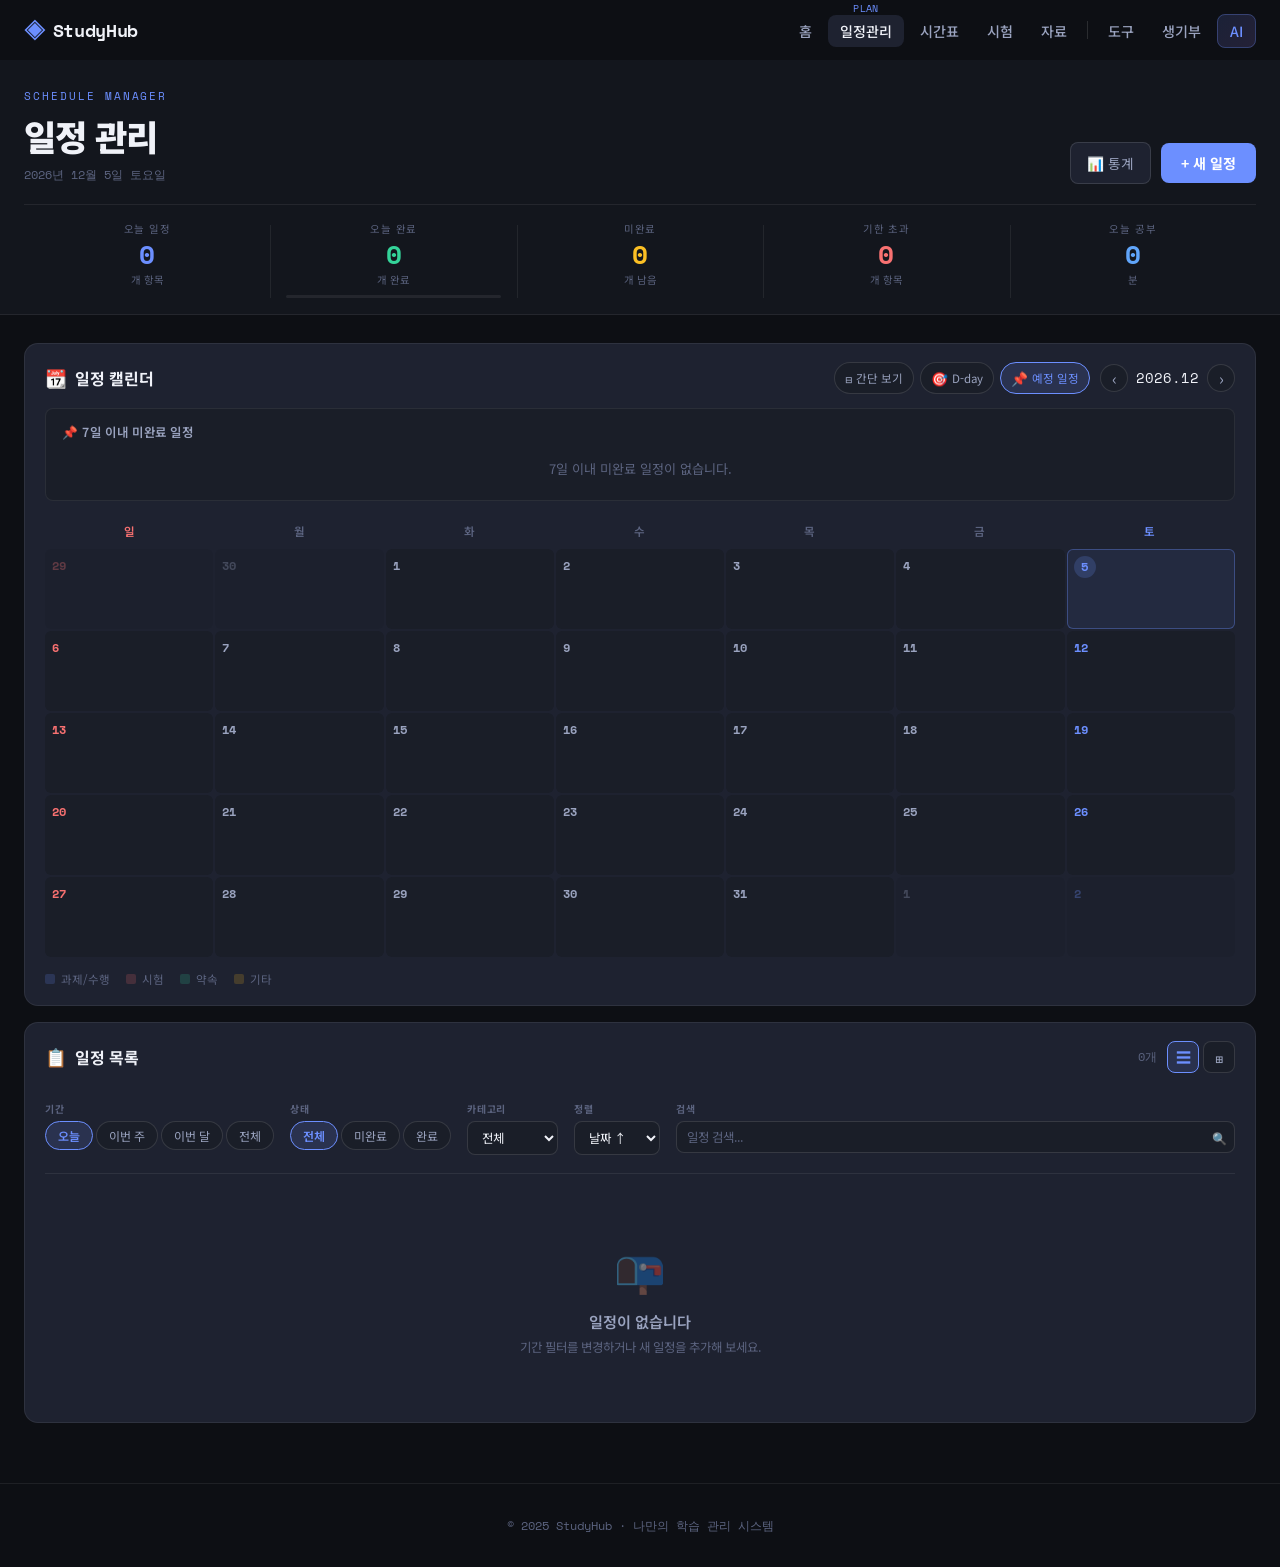
<file: schedual.html>
<!DOCTYPE html>
<html lang="ko">
<head>
  <meta charset="UTF-8" />
  <meta name="viewport" content="width=device-width, initial-scale=1.0" />
  <title>StudyHub — 일정관리</title>
  <link rel="preconnect" href="https://fonts.googleapis.com" />
  <link rel="preconnect" href="https://fonts.gstatic.com" crossorigin />
  <link href="https://fonts.googleapis.com/css2?family=Noto+Sans+KR:wght@300;400;500;700;900&family=Space+Mono:wght@400;700&display=swap" rel="stylesheet" />
  <link rel="stylesheet" href="homepage.css" />
  <link rel="stylesheet" href="schedual.css" />
</head>
<body>

  <!-- GNB (homepage.css 공유) -->
  <nav class="gnb" id="gnb">
    <div class="gnb-inner">
      <a href="index.html" class="gnb-logo">
        <span class="logo-icon">◈</span>
        <span class="logo-text">StudyHub</span>
      </a>
      <button class="gnb-hamburger" id="hamburger" aria-label="메뉴">
        <span></span><span></span><span></span>
      </button>
      <ul class="gnb-menu" id="gnbMenu">
        <li><a href="index.html"        class="gnb-link"        data-label="HOME">홈</a></li>
        <li><a href="schedual.html"     class="gnb-link active" data-label="PLAN">일정관리</a></li>
        <li><a href="timeschedual.html" class="gnb-link"        data-label="TIME">시간표</a></li>
        <li><a href="exam.html"         class="gnb-link"        data-label="EXAM">시험</a></li>
        <li><a href="data.html"         class="gnb-link"        data-label="DATA">자료</a></li>
        <li class="gnb-divider"></li>
        <li><a href="tool.html"         class="gnb-link"        data-label="TOOL">도구</a></li>
        <li><a href="memo.html"         class="gnb-link"        data-label="MEMO">생기부</a></li>
        <li><a href="ai.html"           class="gnb-link gnb-link-ai" data-label="AI">AI</a></li>
      </ul>
    </div>
  </nav>

  <!-- 페이지 히어로 (간소화) -->
  <header class="sp-hero">
    <div class="sp-hero-inner">
      <div class="sp-hero-text">
        <p class="sp-eyebrow">SCHEDULE MANAGER</p>
        <h1 class="sp-title">일정 관리</h1>
        <p class="sp-date" id="spDate"></p>
      </div>
      <div class="sp-hero-actions">
        <button class="sp-btn-stat" id="btnStats">📊 통계</button>
        <button class="sp-btn-add"  id="btnAddNew">+ 새 일정</button>
      </div>
    </div>

    <!-- 스탯 바 (index.html stat-card 스타일) -->
    <div class="sp-stat-row">
      <div class="sp-stat-card">
        <span class="sp-stat-label">오늘 일정</span>
        <span class="sp-stat-num" id="stToday">—</span>
        <span class="sp-stat-sub">개 항목</span>
      </div>
      <div class="sp-stat-card">
        <span class="sp-stat-label">오늘 완료</span>
        <span class="sp-stat-num sp-green" id="stDone">—</span>
        <span class="sp-stat-sub">개 완료</span>
        <div class="sp-prog-wrap"><div class="sp-prog-bar" id="stProgBar"></div></div>
      </div>
      <div class="sp-stat-card">
        <span class="sp-stat-label">미완료</span>
        <span class="sp-stat-num sp-yellow" id="stPending">—</span>
        <span class="sp-stat-sub">개 남음</span>
      </div>
      <div class="sp-stat-card">
        <span class="sp-stat-label">기한 초과</span>
        <span class="sp-stat-num sp-red" id="stOverdue">—</span>
        <span class="sp-stat-sub">개 항목</span>
      </div>
      <div class="sp-stat-card">
        <span class="sp-stat-label">오늘 공부</span>
        <span class="sp-stat-num sp-blue" id="stStudy">—</span>
        <span class="sp-stat-sub">분</span>
      </div>
    </div>
  </header>

  <!-- 메인 그리드 (index.html main-grid 구조 동일) -->
  <main class="main-grid sp-main-grid">

    <!-- ① 캘린더 (homepage.css card-calendar 그대로) -->
    <section class="card card-calendar sp-card-calendar">
      <div class="card-header">
        <h2 class="card-title"><span class="card-icon">📆</span> 일정 캘린더</h2>
        <div class="calendar-controls">
          <button class="ctrl-btn" id="btnCompact">
            <span class="ctrl-ico">⊟</span>
            <span class="ctrl-label">간단 보기</span>
          </button>
          <button class="ctrl-btn" id="btnDday">
            <span class="ctrl-ico">🎯</span>
            <span class="ctrl-label">D-day</span>
          </button>
          <button class="ctrl-btn" id="btnUpcoming">
            <span class="ctrl-ico">📌</span>
            <span class="ctrl-label">예정 일정</span>
          </button>
        </div>
        <div class="cal-nav">
          <button class="cal-nav-btn" id="calPrev">‹</button>
          <span class="cal-month-label" id="calMonthLabel"></span>
          <button class="cal-nav-btn" id="calNext">›</button>
        </div>
      </div>

      <div class="upcoming-panel" id="upcomingPanel">
        <div class="upcoming-title">📌 7일 이내 미완료 일정</div>
        <div class="upcoming-list" id="upcomingList">
          <div class="skeleton-item"></div>
        </div>
      </div>

      <div class="calendar-wrap">
        <div class="cal-day-headers">
          <span class="sun">일</span><span>월</span><span>화</span>
          <span>수</span><span>목</span><span>금</span><span class="sat">토</span>
        </div>
        <div class="cal-grid" id="calGrid"></div>
      </div>

      <div class="cal-legend">
        <span class="legend-item"><span class="legend-dot cat-과제"></span>과제/수행</span>
        <span class="legend-item"><span class="legend-dot cat-시험"></span>시험</span>
        <span class="legend-item"><span class="legend-dot cat-약속"></span>약속</span>
        <span class="legend-item"><span class="legend-dot cat-기타"></span>기타</span>
      </div>
    </section>

    <!-- ② 일정 목록 -->
    <section class="card sp-card-list">
      <div class="card-header sp-list-header">
        <h2 class="card-title"><span class="card-icon">📋</span> 일정 목록</h2>
        <span class="sp-result-count" id="resultCount"></span>
        <div class="sp-view-toggle">
          <button class="sp-view-btn active" id="btnListView" title="리스트">☰</button>
          <button class="sp-view-btn" id="btnCardView" title="카드">⊞</button>
        </div>
      </div>

      <!-- 필터 툴바 -->
      <div class="sp-filter-bar">
        <div class="sp-filter-group">
          <label class="sp-filter-label">기간</label>
          <div class="sp-segs" id="segPeriod">
            <button class="sp-seg active" data-v="today">오늘</button>
            <button class="sp-seg" data-v="week">이번 주</button>
            <button class="sp-seg" data-v="month">이번 달</button>
            <button class="sp-seg" data-v="all">전체</button>
          </div>
        </div>
        <div class="sp-filter-group">
          <label class="sp-filter-label">상태</label>
          <div class="sp-segs" id="segDone">
            <button class="sp-seg active" data-v="all">전체</button>
            <button class="sp-seg" data-v="undone">미완료</button>
            <button class="sp-seg" data-v="done">완료</button>
          </div>
        </div>
        <div class="sp-filter-group">
          <label class="sp-filter-label">카테고리</label>
          <select class="sp-select" id="selCat">
            <option value="all">전체</option>
            <option value="과제">과제/수행</option>
            <option value="시험">시험</option>
            <option value="약속">약속</option>
            <option value="기타">기타</option>
          </select>
        </div>
        <div class="sp-filter-group">
          <label class="sp-filter-label">정렬</label>
          <select class="sp-select" id="selSort">
            <option value="date-asc">날짜 ↑</option>
            <option value="date-desc">날짜 ↓</option>
            <option value="name">이름순</option>
            <option value="progress">완성도순</option>
          </select>
        </div>
        <div class="sp-filter-group sp-search-group">
          <label class="sp-filter-label">검색</label>
          <div class="sp-search-wrap">
            <input type="text" class="sp-search" id="searchInput" placeholder="일정 검색..." />
            <span class="sp-search-ico">🔍</span>
          </div>
        </div>
      </div>

      <!-- 리스트 뷰 -->
      <div id="listView">
        <div id="scheduleList">
          <div class="skeleton-item"></div>
          <div class="skeleton-item"></div>
          <div class="skeleton-item"></div>
        </div>
      </div>

      <!-- 카드 뷰 -->
      <div id="cardView" class="sp-hidden">
        <div id="scheduleCardGrid"></div>
      </div>
    </section>

  </main>

  <!-- ══════ 날짜 클릭 모달 (homepage.css modal 그대로) ══════ -->
  <div class="modal-overlay" id="modalOverlay">
    <div class="modal" id="modal">
      <div class="modal-header">
        <div class="modal-header-info">
          <div class="modal-date-label" id="modalDateLabel"></div>
          <div class="modal-dday" id="modalDday"></div>
        </div>
        <button class="modal-close" id="modalClose">✕</button>
      </div>
      <div class="modal-body">
        <div class="modal-items" id="modalItems"></div>
        <button class="modal-add-btn" id="modalAddBtn">+ 일정 추가</button>
        <div class="modal-form" id="modalForm">
          <input type="hidden" id="formId" />
          <div class="form-row">
            <label>제목 <span style="color:var(--accent-red)">*</span></label>
            <input type="text" id="formName" placeholder="일정 제목" />
          </div>
          <div class="form-row">
            <label>날짜/시간</label>
            <input type="datetime-local" id="formDate" />
          </div>
          <div class="form-row">
            <label>카테고리</label>
            <select id="formCategory">
              <option value="">없음</option>
              <option value="과제">과제</option>
              <option value="수행">수행평가</option>
              <option value="시험">시험</option>
              <option value="약속">약속</option>
              <option value="기타">기타</option>
            </select>
          </div>

          <!-- 과제 완성도 (과제/수행일 때만 표시) -->
          <div class="form-row sp-comp-row" id="formCompRow" style="display:none">
            <label>과제 완성도 <span class="sp-comp-pct-label" id="formCompLabel">0%</span></label>
            <input type="range" min="0" max="100" step="5" value="0" id="formComp" class="sp-slider" />
            <div class="sp-slider-ticks"><span>0%</span><span>25%</span><span>50%</span><span>75%</span><span>100%</span></div>
          </div>

          <!-- 공부 시간 -->
          <div class="form-row">
            <label>공부 시간</label>
            <div class="sp-study-row">
              <input type="number" id="formStudyH" min="0" max="23" placeholder="0" class="sp-num-input" />
              <span class="sp-unit">시간</span>
              <input type="number" id="formStudyM" min="0" max="59" placeholder="0" class="sp-num-input" />
              <span class="sp-unit">분</span>
              <span class="sp-study-total" id="formStudyTotal"></span>
            </div>
          </div>

          <div class="form-row">
            <label>키워드</label>
            <input type="text" id="formKeywords" placeholder="쉼표로 구분 (예: 수학, 중간고사)" />
          </div>
          <div class="form-row">
            <label>내용</label>
            <textarea id="formContent" rows="2" placeholder="상세 내용"></textarea>
          </div>
          <div class="form-row">
            <label>추가 정보</label>
            <input type="text" id="formAdd" placeholder="추가 정보" />
          </div>
          <div class="form-actions">
            <button class="form-cancel" id="formCancel">취소</button>
            <button class="form-save"   id="formSave">저장</button>
          </div>
        </div>
      </div>
    </div>
  </div>

  <!-- ══════ 통계 패널 ══════ -->
  <div class="sp-stats-overlay" id="statsOverlay">
    <div class="sp-stats-panel" id="statsPanel">
      <div class="sp-stats-hd">
        <span class="sp-stats-title">📊 달성 통계</span>
        <button class="modal-close" id="statsClose">✕</button>
      </div>
      <div class="sp-stats-bd">

        <!-- 기간 선택 -->
        <div class="sp-segs" id="segStatPeriod" style="margin-bottom:4px">
          <button class="sp-seg active" data-v="7">최근 7일</button>
          <button class="sp-seg" data-v="30">최근 30일</button>
          <button class="sp-seg" data-v="90">최근 90일</button>
        </div>

        <!-- 요약 카드 4개 -->
        <div class="sp-ss-grid">
          <div class="sp-ss-card">
            <span class="sp-ss-num" id="ss-total">—</span>
            <span class="sp-ss-lbl">전체 일정</span>
          </div>
          <div class="sp-ss-card">
            <span class="sp-ss-num sp-green" id="ss-done">—</span>
            <span class="sp-ss-lbl">완료</span>
          </div>
          <div class="sp-ss-card">
            <span class="sp-ss-num sp-accent" id="ss-rate">—</span>
            <span class="sp-ss-lbl">달성률</span>
          </div>
          <div class="sp-ss-card">
            <span class="sp-ss-num sp-blue" id="ss-study">—</span>
            <span class="sp-ss-lbl">총 공부 시간</span>
          </div>
        </div>

        <!-- 일별 달성 막대 -->
        <div class="sp-chart-block">
          <div class="sp-chart-title">📅 일별 달성 현황</div>
          <div class="sp-bar-chart-wrap">
            <canvas id="barChart"></canvas>
          </div>
          <div class="sp-chart-legend">
            <span><span class="sp-leg-dot" style="background:rgba(108,143,255,.5)"></span>전체</span>
            <span><span class="sp-leg-dot" style="background:#34d399"></span>완료</span>
          </div>
        </div>

        <!-- 공부 시간 막대 -->
        <div class="sp-chart-block">
          <div class="sp-chart-title">⏱ 일별 공부 시간 (분)</div>
          <div class="sp-bar-chart-wrap">
            <canvas id="studyChart"></canvas>
          </div>
        </div>

        <!-- 카테고리 + 완성도 분포 -->
        <div class="sp-two-col">
          <div class="sp-chart-block">
            <div class="sp-chart-title">🏷 카테고리 분포</div>
            <div class="sp-donut-wrap">
              <canvas id="donutChart" width="140" height="140"></canvas>
              <div id="donutLegend" class="sp-donut-legend"></div>
            </div>
          </div>
          <div class="sp-chart-block">
            <div class="sp-chart-title">📊 완성도 분포</div>
            <div id="progressDist" class="sp-prog-dist"></div>
          </div>
        </div>

        <!-- 히트맵 -->
        <div class="sp-chart-block">
          <div class="sp-chart-title">🗓 완료 히트맵 (최근 90일)</div>
          <div id="heatmapWrap" class="sp-heatmap-wrap"></div>
        </div>

      </div>
    </div>
  </div>

  <footer class="footer">
    <p>© 2025 StudyHub · 나만의 학습 관리 시스템</p>
  </footer>

  <script src="schedual.js"></script>
</body>
</html>
</file>
<file: homepage.css>
/* ==========================================
   StudyHub — homepage.css
   ========================================== */

/* ── CSS 변수 ─────────────────────────────── */
:root {
  --bg: #0d0f14;
  --bg2: #13161d;
  --bg3: #1a1e28;
  --surface: #1e2230;
  --surface2: #252a38;
  --border: rgba(255,255,255,0.07);
  --border2: rgba(255,255,255,0.12);

  --accent: #6c8fff;
  --accent2: #a78bfa;
  --accent3: #34d399;
  --accent-red: #f87171;
  --accent-yellow: #fbbf24;

  --text1: #f0f2f8;
  --text2: #9aa3bf;
  --text3: #5c6480;

  --cat-과제: #6c8fff;
  --cat-시험: #f87171;
  --cat-약속: #34d399;
  --cat-기타: #fbbf24;

  --radius: 14px;
  --radius-sm: 8px;
  --shadow: 0 4px 24px rgba(0,0,0,0.4);
  --shadow-sm: 0 2px 8px rgba(0,0,0,0.3);

  --gnb-h: 60px;
  --font-mono: 'Space Mono', monospace;
  --font-main: 'Noto Sans KR', sans-serif;
}

/* ── 리셋 ─────────────────────────────────── */
*, *::before, *::after { box-sizing: border-box; margin: 0; padding: 0; }
html { font-size: 16px; scroll-behavior: smooth; }
body {
  font-family: var(--font-main);
  background: var(--bg);
  color: var(--text1);
  min-height: 100vh;
  overflow-x: hidden;
}
a { color: inherit; text-decoration: none; }
button { cursor: pointer; font-family: inherit; border: none; background: none; }
ul { list-style: none; }

/* ── GNB ──────────────────────────────────── */
.gnb {
  position: fixed;
  top: 0; left: 0; right: 0;
  height: var(--gnb-h);
  z-index: 100;
  background: transparent;
  transition: background 0.3s, box-shadow 0.3s, backdrop-filter 0.3s;
}
.gnb.scrolled {
  background: rgba(13,15,20,0.85);
  backdrop-filter: blur(16px);
  box-shadow: 0 1px 0 var(--border);
}
.gnb-inner {
  max-width: 1280px;
  margin: 0 auto;
  height: 100%;
  padding: 0 24px;
  display: flex;
  align-items: center;
  gap: 32px;
}
.gnb-logo {
  display: flex;
  align-items: center;
  gap: 8px;
  font-family: var(--font-mono);
  font-weight: 700;
  font-size: 1.1rem;
  letter-spacing: -0.02em;
  flex-shrink: 0;
}
.logo-icon {
  color: var(--accent);
  font-size: 1.3rem;
  animation: spin-slow 12s linear infinite;
}
@keyframes spin-slow {
  from { transform: rotate(0deg); }
  to   { transform: rotate(360deg); }
}
.logo-text { color: var(--text1); }

.gnb-menu {
  display: flex;
  align-items: center;
  gap: 4px;
  margin-left: auto;
}
.gnb-divider {
  width: 1px;
  height: 18px;
  background: var(--border2);
  margin: 0 4px;
}
.gnb-link {
  position: relative;
  padding: 6px 12px;
  border-radius: 8px;
  font-size: 0.88rem;
  font-weight: 500;
  color: var(--text2);
  transition: color 0.2s, background 0.2s;
}
.gnb-link::after {
  content: attr(data-label);
  position: absolute;
  top: -14px; left: 50%;
  transform: translateX(-50%);
  font-family: var(--font-mono);
  font-size: 0.6rem;
  color: var(--accent);
  opacity: 0;
  transition: opacity 0.2s;
  pointer-events: none;
  letter-spacing: 0.05em;
}
.gnb-link:hover, .gnb-link.active {
  color: var(--text1);
  background: var(--surface);
}
.gnb-link:hover::after, .gnb-link.active::after { opacity: 1; }
.gnb-link-ai {
  background: linear-gradient(135deg, rgba(108,143,255,0.15), rgba(167,139,250,0.15));
  border: 1px solid rgba(108,143,255,0.3);
  color: var(--accent);
}
.gnb-link-ai:hover {
  background: linear-gradient(135deg, rgba(108,143,255,0.25), rgba(167,139,250,0.25));
  color: var(--text1);
}

/* 햄버거 */
.gnb-hamburger {
  display: none;
  flex-direction: column;
  gap: 5px;
  padding: 8px;
  margin-left: auto;
  border-radius: 8px;
  transition: background 0.2s;
}
.gnb-hamburger:hover { background: var(--surface); }
.gnb-hamburger span {
  display: block;
  width: 20px;
  height: 2px;
  background: var(--text2);
  border-radius: 2px;
  transition: transform 0.3s, opacity 0.3s;
}
.gnb-hamburger.open span:nth-child(1) { transform: translateY(7px) rotate(45deg); }
.gnb-hamburger.open span:nth-child(2) { opacity: 0; }
.gnb-hamburger.open span:nth-child(3) { transform: translateY(-7px) rotate(-45deg); }

@media (max-width: 768px) {
  .gnb-hamburger { display: flex; }
  .gnb-menu {
    position: fixed;
    top: var(--gnb-h); left: 0; right: 0;
    background: rgba(13,15,20,0.97);
    backdrop-filter: blur(20px);
    flex-direction: column;
    align-items: stretch;
    gap: 0;
    padding: 12px 16px 24px;
    max-height: 0;
    overflow: hidden;
    transition: max-height 0.4s cubic-bezier(0.4,0,0.2,1), padding 0.3s;
  }
  .gnb-menu.open { max-height: 80vh; padding: 12px 16px 24px; }
  .gnb-link { padding: 12px 16px; font-size: 1rem; }
  .gnb-link::after { display: none; }
  .gnb-divider { width: 100%; height: 1px; margin: 6px 0; }
}

/* ── HERO ─────────────────────────────────── */
.hero {
  min-height: auto;
  display: flex;
  flex-direction: column;
  justify-content: center;
  align-items: center;
  position: relative;
  overflow: hidden;
  padding: calc(var(--gnb-h) + 48px) 24px 48px;
  text-align: center;
}
.hero-bg { position: absolute; inset: 0; pointer-events: none; }
.hero-grid {
  position: absolute; inset: 0;
  background-image:
    linear-gradient(var(--border) 1px, transparent 1px),
    linear-gradient(90deg, var(--border) 1px, transparent 1px);
  background-size: 60px 60px;
  mask-image: radial-gradient(ellipse 80% 80% at 50% 50%, black 30%, transparent 80%);
}
.hero-blob {
  position: absolute; border-radius: 50%;
  filter: blur(80px); opacity: 0.12;
  animation: float 12s ease-in-out infinite;
}
.blob1 {
  width: 600px; height: 600px;
  background: radial-gradient(circle, var(--accent), transparent 70%);
  top: -10%; left: -10%; animation-delay: 0s;
}
.blob2 {
  width: 400px; height: 400px;
  background: radial-gradient(circle, var(--accent2), transparent 70%);
  bottom: -5%; right: -5%; animation-delay: -6s;
}
@keyframes float {
  0%, 100% { transform: translate(0,0) scale(1); }
  33%       { transform: translate(30px,-20px) scale(1.05); }
  66%       { transform: translate(-20px,10px) scale(0.95); }
}

.hero-content { position: relative; z-index: 1; }
.hero-eyebrow {
  font-family: var(--font-mono);
  font-size: 0.72rem;
  letter-spacing: 0.15em;
  text-transform: uppercase;
  color: var(--accent);
  margin-bottom: 10px;
  opacity: 0;
  animation: fadeUp 0.8s 0.2s forwards;
}
.hero-title {
  font-size: clamp(2rem, 6vw, 3.8rem);
  font-weight: 900;
  line-height: 1.05;
  letter-spacing: -0.04em;
  color: var(--text1);
  margin-bottom: 10px;
  opacity: 0;
  animation: fadeUp 0.8s 0.35s forwards;
}
.hero-title em {
  font-style: normal;
  background: linear-gradient(135deg, var(--accent), var(--accent2));
  -webkit-background-clip: text;
  -webkit-text-fill-color: transparent;
  background-clip: text;
}
.hero-subtitle {
  font-family: var(--font-mono);
  font-size: 0.95rem;
  color: var(--text2);
  margin-top: 8px;
  opacity: 0;
  animation: fadeUp 0.8s 0.5s forwards;
}
@keyframes fadeUp {
  from { opacity: 0; transform: translateY(20px); }
  to   { opacity: 1; transform: translateY(0); }
}

/* 스탯 카드 */
.hero-stats {
  position: relative; z-index: 1;
  display: flex; gap: 12px; margin-top: 32px;
  flex-wrap: wrap; justify-content: center;
  opacity: 0; animation: fadeUp 0.8s 0.65s forwards;
}
.stat-card {
  background: var(--surface);
  border: 1px solid var(--border2);
  border-radius: var(--radius);
  padding: 14px 20px;
  min-width: 120px;
  text-align: center;
  transition: transform 0.2s, border-color 0.2s, box-shadow 0.2s;
  cursor: pointer;
}
.stat-card:hover {
  transform: translateY(-3px);
  border-color: var(--accent);
  box-shadow: 0 8px 32px rgba(108,143,255,0.15);
}
.stat-label {
  display: block;
  font-size: 0.68rem;
  color: var(--text3);
  text-transform: uppercase;
  letter-spacing: 0.08em;
  margin-bottom: 6px;
}
.stat-num {
  display: block;
  font-family: var(--font-mono);
  font-size: 1.7rem;
  font-weight: 700;
  color: var(--accent);
  line-height: 1;
}
.stat-sub {
  display: block;
  font-size: 0.72rem;
  color: var(--text3);
  margin-top: 4px;
}
.stat-progress-wrap {
  height: 3px; border-radius: 2px;
  background: var(--border);
  margin-top: 10px; overflow: hidden;
}
.stat-progress-bar {
  height: 100%; border-radius: 2px;
  background: var(--accent3);
  transition: width 0.5s ease; width: 0%;
}

/* 완료 카운트 배지 */
.card-done-count {
  font-family: var(--font-mono);
  font-size: 0.72rem;
  color: var(--accent3);
  background: rgba(52,211,153,0.1);
  border: 1px solid rgba(52,211,153,0.25);
  border-radius: 20px;
  padding: 2px 10px;
  white-space: nowrap;
}

/* ── MAIN GRID ────────────────────────────── */
.main-grid {
  max-width: 1280px;
  margin: 0 auto;
  padding: 24px 24px 60px;
  display: grid;
  grid-template-columns: 1fr 1fr;
  grid-template-areas:
    "schedule exam"
    "calendar calendar";
  gap: 16px;
}
.card-schedule { grid-area: schedule; }
.card-exam     { grid-area: exam; }
.card-calendar { grid-area: calendar; }

@media (max-width: 768px) {
  .main-grid {
    grid-template-columns: 1fr;
    grid-template-areas:
      "schedule"
      "exam"
      "calendar";
    padding: 16px 16px 48px;
    gap: 12px;
  }
  .hero { padding: calc(var(--gnb-h) + 28px) 16px 32px; }
  .hero-stats { margin-top: 24px; gap: 8px; }
  .stat-card { padding: 10px 14px; min-width: 100px; }
  .stat-num { font-size: 1.4rem; }
}

/* ── 카드 ─────────────────────────────────── */
.card {
  background: var(--surface);
  border: 1px solid var(--border);
  border-radius: var(--radius);
  padding: 18px 20px;
  transition: border-color 0.3s;
}
.card:hover { border-color: var(--border2); }
.card-header {
  display: flex;
  align-items: center;
  gap: 10px;
  margin-bottom: 14px;
  flex-wrap: wrap;
}
.card-title {
  font-size: 1rem;
  font-weight: 700;
  color: var(--text1);
  display: flex;
  align-items: center;
  gap: 8px;
  flex: 1;
}
.card-icon { font-size: 1.1rem; }
.card-more {
  font-size: 0.78rem;
  color: var(--accent);
  font-family: var(--font-mono);
  padding: 4px 10px;
  border: 1px solid rgba(108,143,255,0.3);
  border-radius: 20px;
  transition: background 0.2s, color 0.2s;
  white-space: nowrap;
  background: none;
}
.card-more:hover {
  background: var(--accent);
  color: var(--bg);
}

/* ── 오늘의 일정 목록 ─────────────────────── */
.schedule-list { display: flex; flex-direction: column; gap: 6px; }
.schedule-item {
  display: grid;
  grid-template-columns: 22px 1fr auto;
  align-items: start;
  gap: 10px;
  padding: 10px 12px;
  border-radius: var(--radius-sm);
  background: var(--bg3);
  border: 1px solid var(--border);
  transition: border-color 0.2s, background 0.2s;
  position: relative;
  overflow: hidden;
  cursor: pointer;
}
.schedule-item::before {
  content: '';
  position: absolute; left: 0; top: 0; bottom: 0;
  width: 3px;
  border-radius: 3px 0 0 3px;
}
.schedule-item.sc-과제::before { background: var(--cat-과제); }
.schedule-item.sc-수행::before { background: var(--cat-과제); }
.schedule-item.sc-시험::before { background: var(--cat-시험); }
.schedule-item.sc-약속::before { background: var(--cat-약속); }
.schedule-item.sc-기타::before { background: var(--cat-기타); }
.schedule-item:hover { border-color: var(--border2); background: var(--surface2); }
.schedule-item.done { opacity: 0.5; }
.schedule-item.done .s-name { text-decoration: line-through; color: var(--text3); }

.s-check {
  width: 20px; height: 20px;
  border-radius: 50%;
  border: 2px solid var(--border2);
  display: flex; align-items: center; justify-content: center;
  font-size: 0.65rem; color: var(--accent3);
  flex-shrink: 0; background: transparent;
  cursor: pointer;
  transition: border-color 0.2s, background 0.2s;
  margin-top: 1px;
}
.s-check:hover { border-color: var(--accent3); background: rgba(52,211,153,0.1); }
.schedule-item.done .s-check { border-color: var(--accent3); background: rgba(52,211,153,0.15); }

.s-info { min-width: 0; }
.s-name {
  font-size: 0.88rem; font-weight: 500; color: var(--text1);
  white-space: nowrap; overflow: hidden; text-overflow: ellipsis;
  margin-bottom: 2px;
}
.s-meta { display: flex; align-items: center; gap: 6px; flex-wrap: wrap; }
.s-time { font-size: 0.72rem; color: var(--text3); font-family: var(--font-mono); }
.s-cat  {
  font-size: 0.65rem; padding: 1px 6px; border-radius: 20px;
  background: rgba(108,143,255,0.15); color: var(--accent);
  white-space: nowrap;
}
.s-study-badge {
  font-family: var(--font-mono);
  font-size: 0.62rem; padding: 1px 6px; border-radius: 20px;
  background: rgba(167,139,250,0.12); color: var(--accent2);
  border: 1px solid rgba(167,139,250,0.2);
  white-space: nowrap;
}

/* 완성도 바 (오늘 일정 내) */
.s-prog-wrap {
  margin-top: 5px;
}
.s-prog-bar-row {
  display: flex; align-items: center; gap: 6px; margin-bottom: 2px;
}
.s-prog-label { font-size: 0.6rem; color: var(--text3); }
.s-prog-pct   { font-family: var(--font-mono); font-size: 0.6rem; font-weight: 700; margin-left: auto; }
.s-prog-track {
  height: 3px; border-radius: 2px;
  background: var(--border); overflow: hidden;
}
.s-prog-fill  { height: 100%; border-radius: 2px; transition: width 0.4s ease; }

/* 오른쪽 D-day */
.s-right { display: flex; flex-direction: column; align-items: flex-end; gap: 3px; flex-shrink: 0; }
.s-dday {
  font-family: var(--font-mono); font-size: 0.65rem; font-weight: 700;
  padding: 2px 6px; border-radius: 5px; white-space: nowrap;
}
.s-dday.today  { background: rgba(248,113,113,0.14); color: var(--accent-red); border: 1px solid rgba(248,113,113,0.3); }
.s-dday.soon   { background: rgba(251,191,36,0.12);  color: var(--accent-yellow); border: 1px solid rgba(251,191,36,0.25); }
.s-dday.future { background: rgba(108,143,255,0.1);  color: var(--accent); border: 1px solid rgba(108,143,255,0.22); }
.s-dday.past   { background: rgba(248,113,113,0.07); color: var(--accent-red); border: 1px solid rgba(248,113,113,0.14); opacity: 0.65; }

/* ── 시험 목록 ──────────────────────────────  */
.exam-list { display: flex; flex-direction: column; gap: 8px; }
.exam-item {
  padding: 12px 14px;
  border-radius: var(--radius-sm);
  background: rgba(248,113,113,0.08);
  border: 1px solid rgba(248,113,113,0.2);
  display: flex; align-items: center; gap: 12px;
}
.exam-dday {
  font-family: var(--font-mono);
  font-size: 0.8rem; font-weight: 700;
  color: var(--accent-red); min-width: 52px;
}
.exam-name {
  font-size: 0.88rem; font-weight: 500; flex: 1;
  min-width: 0; overflow: hidden;
  text-overflow: ellipsis; white-space: nowrap;
}
.exam-date {
  font-size: 0.72rem; color: var(--text3);
  font-family: var(--font-mono); white-space: nowrap;
}

/* ── 빈 메시지 / 스켈레톤 ──────────────────── */
.empty-msg {
  font-size: 0.82rem; color: var(--text3);
  text-align: center; padding: 24px 0;
}
.skeleton-item {
  height: 52px; border-radius: var(--radius-sm);
  background: linear-gradient(90deg, var(--bg3) 25%, var(--surface2) 50%, var(--bg3) 75%);
  background-size: 200% 100%;
  animation: shimmer 1.5s infinite;
}
@keyframes shimmer {
  0%   { background-position: 200% 0; }
  100% { background-position: -200% 0; }
}

/* ── 달력 섹션 ──────────────────────────────── */
.calendar-controls { display: flex; gap: 6px; flex-wrap: wrap; }
.ctrl-btn {
  display: flex; align-items: center; gap: 4px;
  padding: 5px 10px; border-radius: 20px;
  border: 1px solid var(--border2);
  font-size: 0.75rem; color: var(--text2);
  background: var(--bg3); transition: all 0.2s;
}
.ctrl-btn:hover { border-color: var(--accent); color: var(--accent); }
.ctrl-btn.active {
  background: rgba(108,143,255,0.15);
  border-color: var(--accent); color: var(--accent);
}
.ctrl-ico { font-size: 0.85rem; }
.ctrl-label { font-size: 0.72rem; }

.cal-nav { display: flex; align-items: center; gap: 8px; margin-left: auto; }
.cal-nav-btn {
  width: 28px; height: 28px; border-radius: 50%;
  border: 1px solid var(--border2);
  background: var(--bg3); color: var(--text2);
  font-size: 1rem;
  display: flex; align-items: center; justify-content: center;
  transition: all 0.2s;
}
.cal-nav-btn:hover { border-color: var(--accent); color: var(--accent); }
.cal-month-label {
  font-family: var(--font-mono); font-size: 0.85rem;
  color: var(--text1); min-width: 60px; text-align: center;
}

/* 다가오는 일정 패널 */
.upcoming-panel {
  background: var(--bg3); border: 1px solid var(--border);
  border-radius: var(--radius-sm);
  padding: 14px 16px; margin-bottom: 16px;
}
.upcoming-title {
  font-size: 0.78rem; font-weight: 600; color: var(--text2);
  margin-bottom: 10px; text-transform: uppercase; letter-spacing: 0.05em;
}
.upcoming-list { display: flex; flex-direction: column; gap: 4px; }
.upcoming-item {
  display: flex; align-items: center; gap: 10px;
  padding: 6px 8px; border-radius: 6px;
  cursor: pointer; transition: background 0.15s;
}
.upcoming-item:hover { background: var(--surface); }
.upcoming-dday {
  font-family: var(--font-mono); font-size: 0.72rem; font-weight: 700;
  color: var(--accent); min-width: 42px;
}
.upcoming-dday.today { color: var(--accent-red); }
.upcoming-name {
  font-size: 0.82rem; flex: 1; min-width: 0;
  overflow: hidden; text-overflow: ellipsis; white-space: nowrap;
  color: var(--text1);
}
.upcoming-cat {
  font-size: 0.65rem; padding: 2px 7px; border-radius: 20px; white-space: nowrap;
}

/* 달력 그리드 */
.calendar-wrap { overflow: hidden; }
.cal-day-headers {
  display: grid; grid-template-columns: repeat(7,1fr); margin-bottom: 4px;
}
.cal-day-headers span {
  text-align: center; font-size: 0.72rem; font-weight: 600;
  color: var(--text3); padding: 6px 0;
  text-transform: uppercase; letter-spacing: 0.05em;
}
.cal-day-headers .sun { color: var(--accent-red); }
.cal-day-headers .sat { color: var(--accent); }

.cal-grid { display: grid; grid-template-columns: repeat(7,1fr); gap: 2px; }
.cal-cell {
  min-height: 80px; padding: 6px; border-radius: 6px;
  background: var(--bg3); border: 1px solid transparent;
  cursor: pointer; transition: border-color 0.15s, background 0.15s;
  overflow: hidden;
}
.cal-cell:hover { background: var(--surface2); border-color: var(--border2); }
.cal-cell.today { background: rgba(108,143,255,0.08); border-color: rgba(108,143,255,0.35); }
.cal-cell.other-month { opacity: 0.3; }
.cal-cell.sun .cal-date-num { color: var(--accent-red); }
.cal-cell.sat .cal-date-num { color: var(--accent); }

.cal-date-num {
  font-family: var(--font-mono); font-size: 0.78rem; font-weight: 700;
  color: var(--text2); display: block; margin-bottom: 4px;
}
.cal-cell.today .cal-date-num {
  color: var(--accent); background: rgba(108,143,255,0.2);
  width: 22px; height: 22px; border-radius: 50%;
  display: flex; align-items: center; justify-content: center; font-size: 0.72rem;
}

.cal-dday-badge {
  display: inline-block; font-family: var(--font-mono);
  font-size: 0.6rem; font-weight: 700;
  color: var(--accent-red); background: rgba(248,113,113,0.12);
  border: 1px solid rgba(248,113,113,0.3);
  padding: 1px 5px; border-radius: 4px; margin-bottom: 2px;
}

.cal-events { display: flex; flex-direction: column; gap: 2px; }
.cal-event-chip {
  font-size: 0.64rem; padding: 2px 5px; border-radius: 3px;
  white-space: nowrap; overflow: hidden; text-overflow: ellipsis;
  font-weight: 500; line-height: 1.3;
}
.cal-event-chip.done { opacity: 0.4; text-decoration: line-through; }
.cal-more { font-size: 0.6rem; color: var(--text3); padding-left: 2px; }

/* 칩 아래 완성도 바 */
.cal-comp-bar {
  height: 2px; border-radius: 1px;
  margin-top: 1px; margin-bottom: 1px;
}

/* 카테고리 색상 */
.cat-과제 { background: rgba(108,143,255,0.18); color: var(--cat-과제); }
.cat-시험 { background: rgba(248,113,113,0.18); color: var(--cat-시험); }
.cat-약속 { background: rgba(52,211,153,0.18);  color: var(--cat-약속); }
.cat-기타 { background: rgba(251,191,36,0.18);  color: var(--cat-기타); }
.cat-default { background: var(--bg3); color: var(--text3); }

/* compact 모드 */
.cal-grid.compact .cal-cell { min-height: 52px; padding: 5px 6px; }
.cal-grid.compact .cal-events { display: none; }
.cal-progress-wrap {
  display: none; height: 3px; border-radius: 2px;
  background: var(--border); margin-top: 4px; overflow: hidden;
}
.cal-progress-bar { height: 100%; border-radius: 2px; background: var(--accent3); transition: width 0.3s; }
.cal-grid.compact .cal-progress-wrap { display: block; }
.cal-dot-row { display: none; flex-wrap: wrap; gap: 2px; margin-top: 3px; }
.cal-dot { width: 6px; height: 6px; border-radius: 50%; flex-shrink: 0; }
.cal-grid.compact .cal-dot-row { display: flex; }
.cal-done-badge {
  display: none; font-family: var(--font-mono);
  font-size: 0.52rem; color: var(--accent3); line-height: 1; margin-top: 2px;
}
.cal-grid.compact .cal-done-badge { display: block; }

/* 모바일 캘린더 */
@media (max-width: 768px) {
  .card-calendar { padding: 14px 10px; }
  .card-calendar .card-header { flex-wrap: wrap; gap: 6px; }
  .calendar-controls { order: 3; width: 100%; }
  .cal-cell { min-height: 54px; padding: 4px 3px; }
  .cal-date-num { font-size: 0.68rem; margin-bottom: 2px; }
  .cal-cell.today .cal-date-num { width: 18px; height: 18px; font-size: 0.62rem; }
  .cal-dday-badge { font-size: 0.52rem; padding: 1px 3px; }
  .cal-event-chip {
    font-size: 0; padding: 0; width: 7px; height: 7px;
    border-radius: 50%; display: inline-block; flex-shrink: 0;
  }
  .cal-events { flex-direction: row; flex-wrap: wrap; gap: 2px; align-items: center; }
  .cal-more { font-size: 0.5rem; padding-left: 0; }
  .cal-day-headers span { font-size: 0.65rem; padding: 4px 0; }
  .cal-grid { gap: 1px; }
}

/* 범례 */
.cal-legend { display: flex; gap: 16px; margin-top: 14px; flex-wrap: wrap; }
.legend-item { display: flex; align-items: center; gap: 6px; font-size: 0.72rem; color: var(--text3); }
.legend-dot { width: 10px; height: 10px; border-radius: 2px; }

/* ── 모달 ──────────────────────────────────── */
.modal-overlay {
  position: fixed; inset: 0;
  background: rgba(0,0,0,0.7);
  backdrop-filter: blur(6px);
  z-index: 200;
  display: flex; align-items: center; justify-content: center;
  padding: 16px;
  opacity: 0; pointer-events: none;
  transition: opacity 0.25s;
}
.modal-overlay.open { opacity: 1; pointer-events: all; }
.modal {
  background: var(--surface); border: 1px solid var(--border2);
  border-radius: var(--radius);
  width: 100%; max-width: 520px; max-height: 88vh;
  display: flex; flex-direction: column;
  box-shadow: var(--shadow);
  transform: translateY(12px); transition: transform 0.25s;
}
.modal-overlay.open .modal { transform: translateY(0); }

.modal-header {
  display: flex; align-items: flex-start; justify-content: space-between;
  padding: 20px 20px 16px; border-bottom: 1px solid var(--border);
}
.modal-header-info { flex: 1; }
.modal-date-label { font-size: 1rem; font-weight: 700; color: var(--text1); }
.modal-dday { font-family: var(--font-mono); font-size: 0.8rem; color: var(--accent-red); margin-top: 4px; }
.modal-close {
  width: 32px; height: 32px; border-radius: 50%;
  border: 1px solid var(--border2); background: var(--bg3); color: var(--text2);
  font-size: 0.85rem; display: flex; align-items: center; justify-content: center;
  transition: all 0.2s; flex-shrink: 0;
}
.modal-close:hover { background: var(--accent-red); border-color: var(--accent-red); color: white; }
.modal-body { flex: 1; overflow-y: auto; padding: 16px 20px 20px; }

.modal-items { display: flex; flex-direction: column; gap: 10px; margin-bottom: 12px; }
.modal-item {
  background: var(--bg3); border: 1px solid var(--border);
  border-radius: var(--radius-sm); padding: 12px 14px; transition: border-color 0.2s;
}
.modal-item.done { opacity: 0.5; }
.modal-item.done .modal-item-name { text-decoration: line-through; }
.modal-item-header { display: flex; align-items: center; gap: 10px; margin-bottom: 4px; }
.modal-item-check {
  width: 22px; height: 22px; border-radius: 50%;
  border: 2px solid var(--border2);
  display: flex; align-items: center; justify-content: center;
  font-size: 0.7rem; color: var(--accent3);
  cursor: pointer; flex-shrink: 0;
  transition: all 0.2s; user-select: none;
}
.modal-item-check:hover { border-color: var(--accent3); background: rgba(52,211,153,0.1); }
.modal-item.done .modal-item-check { background: rgba(52,211,153,0.15); border-color: var(--accent3); }
.modal-item-name { font-size: 0.92rem; font-weight: 600; flex: 1; color: var(--text1); }
.modal-item-cat { font-size: 0.68rem; padding: 2px 8px; border-radius: 20px; }
.modal-item-meta {
  font-family: var(--font-mono); font-size: 0.72rem; color: var(--text3);
  margin-bottom: 4px; padding-left: 32px;
}
.modal-item-content {
  font-size: 0.8rem; color: var(--text2);
  padding-left: 32px; line-height: 1.5; margin-top: 2px;
}
/* 완성도 (모달 아이템 내) */
.modal-item-comp {
  padding-left: 32px; margin-top: 8px;
}
.modal-item-comp-row {
  display: flex; justify-content: space-between; margin-bottom: 3px;
}
.modal-item-comp-label { font-size: 0.68rem; color: var(--text3); }
.modal-item-comp-pct   { font-family: var(--font-mono); font-size: 0.68rem; font-weight: 700; }
.modal-item-comp-track {
  height: 5px; border-radius: 3px; background: var(--border); overflow: hidden;
}
.modal-item-comp-fill  { height: 100%; border-radius: 3px; transition: width 0.3s; }

.modal-item-actions { display: flex; gap: 6px; margin-top: 10px; padding-left: 32px; }
.modal-item-btn {
  font-size: 0.72rem; padding: 4px 10px; border-radius: 6px;
  border: 1px solid var(--border2); background: var(--surface2); color: var(--text2);
  transition: all 0.2s;
}
.modal-item-btn:hover { border-color: var(--accent); color: var(--accent); }
.modal-item-btn.danger:hover { border-color: var(--accent-red); color: var(--accent-red); }

.modal-add-btn {
  width: 100%; padding: 10px; border-radius: var(--radius-sm);
  border: 1px dashed var(--border2); background: transparent;
  color: var(--accent); font-size: 0.85rem; transition: all 0.2s; margin-top: 4px;
}
.modal-add-btn:hover { background: rgba(108,143,255,0.08); border-color: var(--accent); }

/* 모달 폼 */
.modal-form {
  display: none; flex-direction: column; gap: 10px;
  margin-top: 12px; padding: 16px;
  background: var(--bg3); border-radius: var(--radius-sm); border: 1px solid var(--border);
}
.modal-form.visible { display: flex; }
.form-row { display: flex; flex-direction: column; gap: 4px; }
.form-row label {
  font-size: 0.72rem; color: var(--text3);
  font-weight: 600; text-transform: uppercase; letter-spacing: 0.05em;
  display: flex; align-items: center; gap: 8px;
}
.form-row input,
.form-row select,
.form-row textarea {
  background: var(--surface); border: 1px solid var(--border2); border-radius: 6px;
  color: var(--text1); padding: 8px 12px; font-size: 0.85rem;
  font-family: var(--font-main); transition: border-color 0.2s; outline: none; resize: vertical;
}
.form-row input:focus,
.form-row select:focus,
.form-row textarea:focus { border-color: var(--accent); }
.form-row select option { background: var(--surface2); }

/* 완성도 슬라이더 */
.form-comp-row {
  background: var(--bg2); border: 1px solid var(--border2);
  border-radius: var(--radius-sm); padding: 12px;
}
.form-comp-badge {
  font-family: var(--font-mono); font-size: 0.72rem; font-weight: 700;
  padding: 2px 8px; border-radius: 20px;
  background: rgba(108,143,255,0.12); color: var(--accent);
  border: 1px solid rgba(108,143,255,0.25);
  transition: all 0.3s;
}
.form-slider {
  width: 100%; margin-top: 8px;
  -webkit-appearance: none; appearance: none;
  height: 5px; border-radius: 3px;
  background: var(--border); outline: none; cursor: pointer;
  transition: background 0.3s;
}
.form-slider::-webkit-slider-thumb {
  -webkit-appearance: none;
  width: 16px; height: 16px; border-radius: 50%;
  background: var(--accent); border: 2px solid var(--bg);
  box-shadow: 0 2px 6px rgba(108,143,255,0.4);
  cursor: pointer; transition: transform 0.15s;
}
.form-slider::-webkit-slider-thumb:hover { transform: scale(1.2); }
.form-slider-ticks {
  display: flex; justify-content: space-between;
  font-family: var(--font-mono); font-size: 0.58rem; color: var(--text3);
  margin-top: 3px;
}

/* 공부 시간 입력 */
.form-study-row {
  display: flex; align-items: center; gap: 8px; flex-wrap: wrap;
}
.form-num {
  width: 68px; padding: 7px 10px;
  background: var(--surface); border: 1px solid var(--border2);
  border-radius: 6px; color: var(--text1);
  font-size: 0.88rem; font-family: var(--font-main);
  outline: none; transition: border-color 0.2s; text-align: center;
}
.form-num:focus { border-color: var(--accent); }
.form-num::-webkit-inner-spin-button { -webkit-appearance: none; }
.form-unit { font-size: 0.82rem; color: var(--text3); }
.form-study-hint {
  font-family: var(--font-mono); font-size: 0.7rem; color: var(--accent3);
}

.form-actions {
  display: flex; gap: 8px; justify-content: flex-end; margin-top: 4px;
}
.form-cancel {
  padding: 8px 16px; border-radius: 8px;
  border: 1px solid var(--border2); background: transparent;
  color: var(--text2); font-size: 0.82rem; transition: all 0.2s;
}
.form-cancel:hover { border-color: var(--text2); color: var(--text1); }
.form-save {
  padding: 8px 20px; border-radius: 8px;
  background: var(--accent); color: white;
  font-size: 0.82rem; font-weight: 600; transition: all 0.2s;
}
.form-save:hover { background: #8aaeff; box-shadow: 0 4px 16px rgba(108,143,255,0.3); }

/* ── 통계 패널 (슬라이드 오른쪽에서) ─────── */
.stats-overlay {
  position: fixed; inset: 0;
  background: rgba(0,0,0,0.65);
  backdrop-filter: blur(8px);
  z-index: 200;
  display: flex; align-items: stretch; justify-content: flex-end;
  opacity: 0; pointer-events: none;
  transition: opacity 0.3s;
}
.stats-overlay.open { opacity: 1; pointer-events: all; }
.stats-panel {
  width: 100%; max-width: 620px;
  background: var(--bg2); border-left: 1px solid var(--border2);
  display: flex; flex-direction: column; overflow: hidden;
  transform: translateX(40px);
  transition: transform 0.32s cubic-bezier(0.4,0,0.2,1);
}
.stats-overlay.open .stats-panel { transform: translateX(0); }

.stats-panel-hd {
  display: flex; align-items: center; justify-content: space-between;
  padding: 20px 24px; border-bottom: 1px solid var(--border); flex-shrink: 0;
}
.stats-panel-title { font-size: 1.05rem; font-weight: 700; color: var(--text1); }
.stats-panel-bd {
  flex: 1; overflow-y: auto;
  padding: 20px 24px 32px;
  display: flex; flex-direction: column; gap: 16px;
}

.stats-period-btns { display: flex; gap: 6px; }
.stats-period-btn {
  padding: 5px 14px; border-radius: 20px; font-size: 0.78rem;
  border: 1px solid var(--border2); background: var(--surface); color: var(--text2);
  transition: all 0.2s; cursor: pointer; font-family: var(--font-main);
}
.stats-period-btn:hover { border-color: var(--accent); color: var(--accent); }
.stats-period-btn.active {
  background: rgba(108,143,255,0.15);
  border-color: var(--accent); color: var(--accent); font-weight: 600;
}

/* 요약 카드 4개 */
.stats-summary { display: grid; grid-template-columns: repeat(4,1fr); gap: 10px; }
.stats-ss-card {
  background: var(--surface); border: 1px solid var(--border);
  border-radius: var(--radius-sm); padding: 14px 10px;
  display: flex; flex-direction: column; align-items: center; gap: 4px;
}
.stats-ss-num { font-family: var(--font-mono); font-size: 1.35rem; font-weight: 700; color: var(--accent); }
.stats-ss-lbl { font-size: 0.6rem; color: var(--text3); text-transform: uppercase; letter-spacing: 0.06em; text-align: center; }

/* 차트 블록 */
.stats-chart-block {
  background: var(--surface); border: 1px solid var(--border);
  border-radius: var(--radius); padding: 16px;
}
.stats-chart-title {
  font-size: 0.75rem; font-weight: 700; color: var(--text2);
  text-transform: uppercase; letter-spacing: 0.07em; margin-bottom: 12px;
}
.stats-canvas-wrap { overflow-x: auto; }
.stats-canvas-wrap canvas { display: block; }
.stats-chart-legend { display: flex; gap: 14px; margin-top: 8px; }
.stats-chart-legend span {
  display: flex; align-items: center; gap: 5px;
  font-size: 0.7rem; color: var(--text3);
}
.stats-chart-legend i {
  display: inline-block; width: 10px; height: 10px;
  border-radius: 2px; font-style: normal; flex-shrink: 0;
}

/* 2열 */
.stats-two-col { display: grid; grid-template-columns: 1fr 1fr; gap: 12px; }

/* 도넛 */
.stats-donut-wrap { display: flex; align-items: center; gap: 14px; }
.stats-donut-legend { display: flex; flex-direction: column; gap: 5px; }
.stats-donut-item { display: flex; align-items: center; gap: 6px; font-size: 0.7rem; color: var(--text2); }
.stats-donut-dot { width: 9px; height: 9px; border-radius: 3px; flex-shrink: 0; }

/* 완성도 분포 */
.stats-pd-row { display: flex; align-items: center; gap: 8px; margin-bottom: 5px; }
.stats-pd-lbl { font-size: 0.66rem; color: var(--text3); min-width: 56px; font-family: var(--font-mono); }
.stats-pd-track { flex: 1; height: 11px; border-radius: 6px; background: var(--bg3); overflow: hidden; }
.stats-pd-fill  { height: 100%; border-radius: 6px; transition: width 0.6s ease; }
.stats-pd-cnt   { font-family: var(--font-mono); font-size: 0.66rem; color: var(--text3); min-width: 20px; text-align: right; }

/* 히트맵 */
.stats-heatmap-wrap { overflow-x: auto; }
.hm-outer { display: flex; gap: 3px; align-items: flex-start; }
.hm-dow   { display: flex; flex-direction: column; gap: 3px; margin-right: 4px; }
.hm-dow-lbl { font-size: 0.56rem; color: var(--text3); height: 12px; display: flex; align-items: center; font-family: var(--font-mono); }
.hm-cols  { display: flex; gap: 3px; }
.hm-col   { display: flex; flex-direction: column; gap: 3px; }
.hm-cell  { width: 12px; height: 12px; border-radius: 2px; background: var(--border); cursor: default; transition: transform 0.12s; }
.hm-cell:hover { transform: scale(1.4); }
.hm-cell.l1 { background: rgba(52,211,153,0.22); }
.hm-cell.l2 { background: rgba(52,211,153,0.45); }
.hm-cell.l3 { background: rgba(52,211,153,0.68); }
.hm-cell.l4 { background: rgba(52,211,153,0.9);  }
.hm-legend  { display: flex; align-items: center; gap: 4px; margin-top: 6px; justify-content: flex-end; }
.hm-leg-lbl { font-size: 0.58rem; color: var(--text3); margin: 0 2px; }

/* 통계 모바일 */
@media (max-width: 768px) {
  .stats-panel { max-width: 100%; }
  .stats-summary { grid-template-columns: repeat(2,1fr); }
  .stats-two-col { grid-template-columns: 1fr; }
}

/* ── 푸터 ──────────────────────────────────── */
.footer {
  text-align: center; padding: 32px 24px;
  border-top: 1px solid var(--border);
  font-size: 0.78rem; color: var(--text3); font-family: var(--font-mono);
}

/* ── 스크롤바 ──────────────────────────────── */
::-webkit-scrollbar { width: 6px; height: 6px; }
::-webkit-scrollbar-track { background: var(--bg); }
::-webkit-scrollbar-thumb { background: var(--surface2); border-radius: 3px; }
::-webkit-scrollbar-thumb:hover { background: var(--text3); }
</file>
<file: project/homepage.css>
/* ===== VARIABLES ===== */
:root {
  --bg: #0d0f14;
  --bg2: #13161e;
  --bg3: #1a1e2a;
  --surface: #1e2230;
  --surface2: #252a3a;
  --border: rgba(255,255,255,0.07);
  --accent: #6c8cff;
  --accent2: #a78bfa;
  --accent3: #34d399;
  --accent4: #fb923c;
  --text: #e8eaf0;
  --text2: #8b90a0;
  --text3: #5a5f72;
  --radius: 16px;
  --radius-sm: 10px;
  --shadow: 0 8px 32px rgba(0,0,0,0.4);
  --gnb-h: 64px;
  --font-main: 'Noto Sans KR', sans-serif;
  --font-mono: 'Space Mono', monospace;
  /* category colors */
  --cat-과제: #6c8cff;
  --cat-수행: #6c8cff;
  --cat-시험: #fb923c;
  --cat-약속: #34d399;
  --cat-기타: #a78bfa;
}

/* ===== RESET ===== */
*, *::before, *::after { box-sizing: border-box; margin: 0; padding: 0; }
html { scroll-behavior: smooth; }
body {
  background: var(--bg);
  color: var(--text);
  font-family: var(--font-main);
  min-height: 100vh;
  overflow-x: hidden;
}
a { color: inherit; text-decoration: none; }
ul { list-style: none; }

/* ===== GNB ===== */
.gnb {
  position: fixed;
  top: 0; left: 0; right: 0;
  height: var(--gnb-h);
  z-index: 1000;
  background: rgba(13,15,20,0.85);
  backdrop-filter: blur(16px);
  -webkit-backdrop-filter: blur(16px);
  border-bottom: 1px solid var(--border);
  transition: box-shadow 0.3s;
}
.gnb.scrolled { box-shadow: 0 4px 24px rgba(0,0,0,0.5); }
.gnb-inner {
  max-width: 1280px;
  margin: 0 auto;
  height: 100%;
  display: flex;
  align-items: center;
  justify-content: space-between;
  padding: 0 24px;
  gap: 16px;
}
.gnb-logo { display: flex; align-items: center; gap: 10px; flex-shrink: 0; }
.logo-icon { font-size: 22px; color: var(--accent); line-height: 1; }
.logo-text {
  font-family: var(--font-mono);
  font-weight: 700;
  font-size: 18px;
  letter-spacing: -0.5px;
  background: linear-gradient(135deg, var(--accent), var(--accent2));
  -webkit-background-clip: text;
  -webkit-text-fill-color: transparent;
  background-clip: text;
}
.gnb-menu { display: flex; align-items: center; gap: 4px; }
.gnb-link {
  position: relative;
  padding: 8px 14px;
  border-radius: 8px;
  font-size: 14px;
  font-weight: 500;
  color: var(--text2);
  transition: color 0.2s, background 0.2s;
  white-space: nowrap;
}
.gnb-link::before {
  content: attr(data-label);
  position: absolute;
  top: 2px; left: 50%;
  transform: translateX(-50%);
  font-family: var(--font-mono);
  font-size: 8px;
  color: var(--accent);
  opacity: 0;
  transition: opacity 0.2s, top 0.2s;
  letter-spacing: 1px;
}
.gnb-link:hover::before, .gnb-link.active::before { opacity: 1; top: -2px; }
.gnb-link:hover { color: var(--text); background: var(--surface); }
.gnb-link.active { color: var(--accent); background: rgba(108,140,255,0.1); }

.gnb-hamburger {
  display: none;
  flex-direction: column;
  gap: 5px;
  background: none;
  border: none;
  cursor: pointer;
  padding: 8px;
  border-radius: 8px;
  transition: background 0.2s;
}
.gnb-hamburger:hover { background: var(--surface); }
.gnb-hamburger span {
  display: block;
  width: 22px;
  height: 2px;
  background: var(--text2);
  border-radius: 2px;
  transition: transform 0.3s, opacity 0.3s;
}
.gnb-hamburger.open span:nth-child(1) { transform: translateY(7px) rotate(45deg); }
.gnb-hamburger.open span:nth-child(2) { opacity: 0; }
.gnb-hamburger.open span:nth-child(3) { transform: translateY(-7px) rotate(-45deg); }

/* ===== HERO ===== */
.hero {
  position: relative;
  padding: calc(var(--gnb-h) + 48px) 24px 64px;
  overflow: hidden;
  min-height: 420px;
}
.hero-bg { position: absolute; inset: 0; pointer-events: none; }
.hero-grid {
  position: absolute;
  inset: 0;
  background-image:
    linear-gradient(rgba(108,140,255,0.04) 1px, transparent 1px),
    linear-gradient(90deg, rgba(108,140,255,0.04) 1px, transparent 1px);
  background-size: 48px 48px;
}
.hero-blob {
  position: absolute;
  border-radius: 50%;
  filter: blur(80px);
  opacity: 0.15;
  animation: blobFloat 8s ease-in-out infinite;
}
.blob1 { width: 500px; height: 500px; background: radial-gradient(circle, var(--accent), transparent); top: -150px; left: -100px; }
.blob2 { width: 400px; height: 400px; background: radial-gradient(circle, var(--accent2), transparent); bottom: -100px; right: -50px; animation-delay: -4s; }
@keyframes blobFloat {
  0%, 100% { transform: translate(0, 0) scale(1); }
  50% { transform: translate(20px, -30px) scale(1.05); }
}
.hero-content { position: relative; max-width: 1280px; margin: 0 auto; }
.hero-eyebrow {
  font-size: 13px;
  font-family: var(--font-mono);
  color: var(--accent);
  letter-spacing: 2px;
  text-transform: uppercase;
  margin-bottom: 12px;
  opacity: 0;
  animation: fadeUp 0.6s 0.1s forwards;
}
.hero-title {
  font-size: clamp(40px, 7vw, 72px);
  font-weight: 900;
  line-height: 1.1;
  letter-spacing: -2px;
  margin-bottom: 12px;
  opacity: 0;
  animation: fadeUp 0.6s 0.2s forwards;
}
.hero-title em {
  font-style: normal;
  background: linear-gradient(135deg, var(--accent), var(--accent2));
  -webkit-background-clip: text;
  -webkit-text-fill-color: transparent;
  background-clip: text;
}
.hero-subtitle {
  font-family: var(--font-mono);
  font-size: 14px;
  color: var(--text2);
  opacity: 0;
  animation: fadeUp 0.6s 0.3s forwards;
}
.hero-stats {
  position: relative;
  max-width: 1280px;
  margin: 40px auto 0;
  display: grid;
  grid-template-columns: repeat(4, 1fr);
  gap: 16px;
  opacity: 0;
  animation: fadeUp 0.6s 0.4s forwards;
}
.stat-card {
  background: var(--surface);
  border: 1px solid var(--border);
  border-radius: var(--radius);
  padding: 20px 22px;
  cursor: pointer;
  transition: transform 0.2s, border-color 0.2s, background 0.2s;
  display: flex;
  flex-direction: column;
  gap: 4px;
}
.stat-card:hover { transform: translateY(-4px); border-color: var(--accent); background: var(--surface2); }
.stat-label { font-size: 12px; color: var(--text2); font-weight: 500; }
.stat-num { font-family: var(--font-mono); font-size: 32px; font-weight: 700; color: var(--accent); line-height: 1; }
.stat-sub { font-size: 12px; color: var(--text3); }

@keyframes fadeUp {
  from { opacity: 0; transform: translateY(20px); }
  to { opacity: 1; transform: translateY(0); }
}

/* ===== MAIN GRID ===== */
.main-grid {
  max-width: 1280px;
  margin: 0 auto;
  padding: 0 24px 64px;
  display: grid;
  grid-template-columns: 1fr 1fr;
  gap: 20px;
}

/* ===== CARD ===== */
.card {
  background: var(--surface);
  border: 1px solid var(--border);
  border-radius: var(--radius);
  padding: 24px;
  transition: border-color 0.2s;
  animation: fadeUp 0.5s forwards;
  opacity: 0;
}
.card:hover { border-color: rgba(108,140,255,0.3); }
.card:nth-child(1) { animation-delay: 0.5s; }
.card:nth-child(2) { animation-delay: 0.6s; }
.card:nth-child(3) { animation-delay: 0.7s; grid-column: 1 / -1; }
.card:nth-child(4) { animation-delay: 0.8s; grid-column: 1 / -1; }

.card-header {
  display: flex;
  align-items: center;
  justify-content: space-between;
  margin-bottom: 18px;
  flex-wrap: wrap;
  gap: 10px;
}
.card-title {
  font-size: 15px;
  font-weight: 700;
  display: flex;
  align-items: center;
  gap: 8px;
  color: var(--text);
}
.card-icon { font-size: 16px; }
.card-more {
  font-size: 12px;
  color: var(--accent);
  font-family: var(--font-mono);
  transition: opacity 0.2s;
}
.card-more:hover { opacity: 0.7; }

/* ===== SCHEDULE LIST ===== */
.schedule-list { display: flex; flex-direction: column; gap: 10px; }
.schedule-item {
  display: flex;
  align-items: flex-start;
  gap: 12px;
  padding: 12px 14px;
  background: var(--bg3);
  border-radius: var(--radius-sm);
  border-left: 3px solid var(--accent);
  transition: background 0.2s;
}
.schedule-item:hover { background: var(--surface2); }
.schedule-item.done { border-left-color: var(--accent3); opacity: 0.6; }
.schedule-item.done .s-name { text-decoration: line-through; }
.s-check {
  width: 18px; height: 18px;
  border-radius: 50%;
  border: 2px solid var(--text3);
  flex-shrink: 0;
  margin-top: 1px;
  display: flex; align-items: center; justify-content: center;
}
.schedule-item.done .s-check { background: var(--accent3); border-color: var(--accent3); color: #000; font-size: 10px; }
.s-info { flex: 1; min-width: 0; }
.s-name { font-size: 14px; font-weight: 500; white-space: nowrap; overflow: hidden; text-overflow: ellipsis; }
.s-time { font-size: 11px; color: var(--text3); font-family: var(--font-mono); margin-top: 2px; }
.s-cat { font-size: 10px; padding: 2px 8px; border-radius: 20px; background: rgba(108,140,255,0.15); color: var(--accent); flex-shrink: 0; align-self: center; }

/* ===== EXAM LIST ===== */
.exam-list { display: flex; flex-direction: column; gap: 10px; }
.exam-item {
  display: flex;
  align-items: center;
  gap: 12px;
  padding: 12px 14px;
  background: var(--bg3);
  border-radius: var(--radius-sm);
  border-left: 3px solid var(--accent4);
}
.exam-dday { font-family: var(--font-mono); font-size: 18px; font-weight: 700; color: var(--accent4); min-width: 50px; text-align: center; }
.exam-info { flex: 1; }
.exam-name { font-size: 14px; font-weight: 600; }
.exam-date { font-size: 11px; color: var(--text3); font-family: var(--font-mono); margin-top: 2px; }
.exam-subject { font-size: 11px; padding: 2px 8px; border-radius: 20px; background: rgba(251,146,60,0.15); color: var(--accent4); flex-shrink: 0; }

/* ===== QUICK GRID ===== */
.quick-grid { display: grid; grid-template-columns: repeat(4, 1fr); gap: 12px; }
.quick-btn {
  display: flex;
  flex-direction: column;
  align-items: center;
  justify-content: center;
  gap: 10px;
  padding: 20px;
  background: var(--bg3);
  border-radius: var(--radius-sm);
  border: 1px solid var(--border);
  transition: transform 0.2s, border-color 0.2s, background 0.2s;
  font-size: 14px;
  font-weight: 500;
  color: var(--text2);
}
.quick-btn:hover { transform: translateY(-3px); border-color: var(--accent); color: var(--text); background: var(--surface2); }
.quick-ico { font-size: 28px; }

/* ===== SKELETON ===== */
.skeleton-item {
  height: 56px;
  background: linear-gradient(90deg, var(--surface2) 25%, var(--bg3) 50%, var(--surface2) 75%);
  background-size: 200% 100%;
  animation: shimmer 1.5s infinite;
  border-radius: var(--radius-sm);
}
@keyframes shimmer {
  0% { background-position: 200% 0; }
  100% { background-position: -200% 0; }
}
.empty-msg { font-size: 13px; color: var(--text3); text-align: center; padding: 24px 0; }

/* ===== CALENDAR CARD ===== */
.card-calendar { padding: 24px; }

/* Controls row */
.calendar-controls {
  display: flex;
  align-items: center;
  gap: 6px;
}
.ctrl-btn {
  display: flex;
  align-items: center;
  gap: 5px;
  padding: 6px 12px;
  background: var(--bg3);
  border: 1px solid var(--border);
  border-radius: 8px;
  color: var(--text2);
  font-size: 12px;
  font-family: var(--font-main);
  cursor: pointer;
  transition: all 0.2s;
  white-space: nowrap;
}
.ctrl-btn:hover { background: var(--surface2); color: var(--text); border-color: var(--accent); }
.ctrl-btn.active { background: rgba(108,140,255,0.15); border-color: var(--accent); color: var(--accent); }
.ctrl-ico { font-size: 13px; }
.ctrl-label { font-size: 11px; font-weight: 500; }

/* Month nav */
.cal-nav {
  display: flex;
  align-items: center;
  gap: 10px;
  margin-left: auto;
}
.cal-nav-btn {
  width: 30px; height: 30px;
  background: var(--bg3);
  border: 1px solid var(--border);
  border-radius: 8px;
  color: var(--text2);
  font-size: 18px;
  line-height: 1;
  cursor: pointer;
  transition: all 0.2s;
  display: flex; align-items: center; justify-content: center;
}
.cal-nav-btn:hover { background: var(--surface2); border-color: var(--accent); color: var(--text); }
.cal-month-label {
  font-family: var(--font-mono);
  font-size: 14px;
  font-weight: 700;
  color: var(--text);
  min-width: 90px;
  text-align: center;
}

/* Upcoming panel */
.upcoming-panel {
  background: var(--bg3);
  border: 1px solid var(--border);
  border-radius: var(--radius-sm);
  padding: 14px 16px;
  margin-bottom: 16px;
  transition: all 0.3s;
}
.upcoming-title {
  font-size: 12px;
  font-weight: 700;
  color: var(--accent2);
  margin-bottom: 10px;
  font-family: var(--font-mono);
  letter-spacing: 0.5px;
}
.upcoming-list { display: flex; flex-direction: column; gap: 7px; }
.upcoming-item {
  display: flex;
  align-items: center;
  gap: 10px;
  padding: 8px 10px;
  background: var(--surface);
  border-radius: 8px;
  font-size: 13px;
  cursor: pointer;
  transition: background 0.2s;
}
.upcoming-item:hover { background: var(--surface2); }
.upcoming-dday {
  font-family: var(--font-mono);
  font-size: 11px;
  font-weight: 700;
  padding: 2px 7px;
  border-radius: 6px;
  background: rgba(251,146,60,0.2);
  color: var(--accent4);
  flex-shrink: 0;
}
.upcoming-dday.today { background: rgba(52,211,153,0.2); color: var(--accent3); }
.upcoming-name { flex: 1; font-weight: 500; white-space: nowrap; overflow: hidden; text-overflow: ellipsis; }
.upcoming-cat { font-size: 10px; padding: 1px 6px; border-radius: 5px; flex-shrink: 0; }

/* Calendar grid */
.calendar-wrap { overflow-x: auto; }
.cal-day-headers {
  display: grid;
  grid-template-columns: repeat(7, 1fr);
  text-align: center;
  font-size: 12px;
  font-family: var(--font-mono);
  font-weight: 700;
  color: var(--text3);
  padding-bottom: 8px;
  border-bottom: 1px solid var(--border);
  margin-bottom: 8px;
}
.cal-day-headers .sun { color: #f87171; }
.cal-day-headers .sat { color: #60a5fa; }

.cal-grid {
  display: grid;
  grid-template-columns: repeat(7, 1fr);
  gap: 4px;
  min-width: 560px;
}

/* Compact mode: show only 2 weeks */
.cal-grid.compact .cal-cell:nth-child(n+15) { display: none; }

.cal-cell {
  min-height: 90px;
  padding: 6px;
  background: var(--bg3);
  border-radius: 8px;
  border: 1px solid transparent;
  cursor: pointer;
  transition: border-color 0.2s, background 0.2s;
  position: relative;
  display: flex;
  flex-direction: column;
  gap: 3px;
}
.cal-cell:hover { border-color: rgba(108,140,255,0.35); background: var(--surface2); }
.cal-cell.other-month { opacity: 0.35; }
.cal-cell.today {
  border-color: var(--accent);
  background: rgba(108,140,255,0.08);
}
.cal-cell.today .cal-date-num { color: var(--accent); }

.cal-date-num {
  font-family: var(--font-mono);
  font-size: 13px;
  font-weight: 700;
  color: var(--text2);
  line-height: 1;
}
.cal-cell.sun .cal-date-num { color: #f87171; }
.cal-cell.sat .cal-date-num { color: #60a5fa; }

/* D-day badge on date */
.cal-dday-badge {
  position: absolute;
  top: 5px; right: 6px;
  font-family: var(--font-mono);
  font-size: 9px;
  font-weight: 700;
  color: var(--accent4);
  background: rgba(251,146,60,0.15);
  padding: 1px 5px;
  border-radius: 4px;
  display: none;
}
.show-dday .cal-dday-badge { display: block; }

/* Event chips */
.cal-events { display: flex; flex-direction: column; gap: 2px; margin-top: 4px; }
.cal-event-chip {
  font-size: 10px;
  padding: 2px 5px;
  border-radius: 4px;
  white-space: nowrap;
  overflow: hidden;
  text-overflow: ellipsis;
  font-weight: 500;
  line-height: 1.4;
}
.cal-event-chip.done {
  opacity: 0.45;
  text-decoration: line-through;
}
.cal-event-chip.cat-과제,
.cal-event-chip.cat-수행 { background: rgba(108,140,255,0.2); color: var(--cat-과제); }
.cal-event-chip.cat-시험 { background: rgba(251,146,60,0.2); color: var(--cat-시험); }
.cal-event-chip.cat-약속 { background: rgba(52,211,153,0.2); color: var(--cat-약속); }
.cal-event-chip.cat-기타,
.cal-event-chip.cat-default { background: rgba(167,139,250,0.2); color: var(--cat-기타); }

.cal-more {
  font-size: 9px;
  color: var(--text3);
  font-family: var(--font-mono);
  padding-left: 2px;
}

/* Legend */
.cal-legend {
  display: flex;
  align-items: center;
  gap: 16px;
  margin-top: 12px;
  flex-wrap: wrap;
}
.legend-item { display: flex; align-items: center; gap: 5px; font-size: 11px; color: var(--text3); }
.legend-dot {
  width: 8px; height: 8px;
  border-radius: 2px;
  flex-shrink: 0;
}
.legend-dot.cat-과제 { background: var(--cat-과제); }
.legend-dot.cat-시험 { background: var(--cat-시험); }
.legend-dot.cat-약속 { background: var(--cat-약속); }
.legend-dot.cat-기타 { background: var(--cat-기타); }

/* ===== MODAL ===== */
.modal-overlay {
  position: fixed;
  inset: 0;
  background: rgba(0,0,0,0.65);
  backdrop-filter: blur(6px);
  z-index: 2000;
  display: flex;
  align-items: center;
  justify-content: center;
  padding: 20px;
  opacity: 0;
  pointer-events: none;
  transition: opacity 0.25s;
}
.modal-overlay.open { opacity: 1; pointer-events: all; }
.modal {
  background: var(--surface);
  border: 1px solid var(--border);
  border-radius: var(--radius);
  width: 100%;
  max-width: 480px;
  max-height: 85vh;
  display: flex;
  flex-direction: column;
  transform: translateY(20px) scale(0.97);
  transition: transform 0.25s cubic-bezier(0.34,1.56,0.64,1);
  overflow: hidden;
}
.modal-overlay.open .modal { transform: translateY(0) scale(1); }

.modal-header {
  display: flex;
  align-items: flex-start;
  justify-content: space-between;
  padding: 20px 20px 14px;
  border-bottom: 1px solid var(--border);
  flex-shrink: 0;
}
.modal-date-label { font-size: 16px; font-weight: 700; color: var(--text); }
.modal-dday { font-family: var(--font-mono); font-size: 13px; color: var(--accent4); margin-top: 3px; }
.modal-close {
  width: 30px; height: 30px;
  background: var(--bg3);
  border: 1px solid var(--border);
  border-radius: 8px;
  color: var(--text2);
  font-size: 14px;
  cursor: pointer;
  display: flex; align-items: center; justify-content: center;
  transition: all 0.2s;
  flex-shrink: 0;
}
.modal-close:hover { background: var(--surface2); color: var(--text); }

.modal-body {
  padding: 16px 20px 20px;
  overflow-y: auto;
  flex: 1;
  display: flex;
  flex-direction: column;
  gap: 12px;
}
.modal-items { display: flex; flex-direction: column; gap: 8px; }

/* Modal schedule item */
.modal-item {
  background: var(--bg3);
  border-radius: var(--radius-sm);
  padding: 12px 14px;
  border-left: 3px solid var(--accent);
  display: flex;
  flex-direction: column;
  gap: 6px;
}
.modal-item.done { opacity: 0.55; border-left-color: var(--accent3); }
.modal-item-header { display: flex; align-items: center; gap: 8px; }
.modal-item-check {
  width: 16px; height: 16px;
  border-radius: 50%;
  border: 2px solid var(--text3);
  flex-shrink: 0;
  cursor: pointer;
  display: flex; align-items: center; justify-content: center;
  font-size: 9px;
  transition: all 0.2s;
}
.modal-item.done .modal-item-check { background: var(--accent3); border-color: var(--accent3); color: #000; }
.modal-item-name { font-size: 14px; font-weight: 600; flex: 1; }
.modal-item.done .modal-item-name { text-decoration: line-through; }
.modal-item-cat { font-size: 10px; padding: 2px 7px; border-radius: 5px; flex-shrink: 0; }
.modal-item-meta { font-size: 11px; color: var(--text3); font-family: var(--font-mono); }
.modal-item-content { font-size: 12px; color: var(--text2); line-height: 1.5; }
.modal-item-actions { display: flex; gap: 6px; margin-top: 4px; }
.modal-item-btn {
  font-size: 11px;
  padding: 4px 10px;
  border-radius: 6px;
  background: var(--surface2);
  border: 1px solid var(--border);
  color: var(--text2);
  cursor: pointer;
  transition: all 0.2s;
}
.modal-item-btn:hover { border-color: var(--accent); color: var(--accent); }
.modal-item-btn.danger:hover { border-color: #f87171; color: #f87171; }

/* Add button */
.modal-add-btn {
  padding: 10px;
  background: rgba(108,140,255,0.1);
  border: 1px dashed rgba(108,140,255,0.35);
  border-radius: var(--radius-sm);
  color: var(--accent);
  font-size: 13px;
  font-weight: 500;
  cursor: pointer;
  transition: all 0.2s;
  width: 100%;
  text-align: center;
}
.modal-add-btn:hover { background: rgba(108,140,255,0.18); border-color: var(--accent); }

/* Form */
.modal-form {
  background: var(--bg3);
  border: 1px solid var(--border);
  border-radius: var(--radius-sm);
  padding: 16px;
  display: flex;
  flex-direction: column;
  gap: 10px;
  display: none;
}
.modal-form.visible { display: flex; }
.form-row { display: flex; flex-direction: column; gap: 4px; }
.form-row label { font-size: 11px; font-weight: 600; color: var(--text3); text-transform: uppercase; letter-spacing: 0.5px; }
.form-row input,
.form-row select,
.form-row textarea {
  background: var(--surface2);
  border: 1px solid var(--border);
  border-radius: 8px;
  padding: 8px 12px;
  color: var(--text);
  font-family: var(--font-main);
  font-size: 13px;
  outline: none;
  transition: border-color 0.2s;
  resize: none;
}
.form-row input:focus,
.form-row select:focus,
.form-row textarea:focus { border-color: var(--accent); }
.form-row select option { background: var(--surface2); }
.form-actions { display: flex; gap: 8px; margin-top: 4px; }
.form-cancel {
  flex: 1;
  padding: 9px;
  background: var(--surface2);
  border: 1px solid var(--border);
  border-radius: 8px;
  color: var(--text2);
  font-size: 13px;
  cursor: pointer;
  transition: all 0.2s;
}
.form-cancel:hover { border-color: #f87171; color: #f87171; }
.form-save {
  flex: 2;
  padding: 9px;
  background: rgba(108,140,255,0.2);
  border: 1px solid var(--accent);
  border-radius: 8px;
  color: var(--accent);
  font-size: 13px;
  font-weight: 600;
  cursor: pointer;
  transition: all 0.2s;
}
.form-save:hover { background: rgba(108,140,255,0.35); }

/* ===== FOOTER ===== */
.footer {
  text-align: center;
  padding: 24px;
  font-size: 12px;
  color: var(--text3);
  border-top: 1px solid var(--border);
  font-family: var(--font-mono);
}

/* ===== RESPONSIVE ===== */
@media (max-width: 900px) {
  .hero-stats { grid-template-columns: repeat(2, 1fr); }
  .main-grid { grid-template-columns: 1fr; }
  .card:nth-child(3),
  .card:nth-child(4) { grid-column: auto; }
  .calendar-controls { flex-wrap: wrap; }
}

@media (max-width: 600px) {
  :root { --gnb-h: 56px; }
  .gnb-menu {
    position: fixed;
    top: var(--gnb-h);
    left: 0; right: 0;
    background: rgba(13,15,20,0.97);
    backdrop-filter: blur(16px);
    -webkit-backdrop-filter: blur(16px);
    flex-direction: column;
    align-items: stretch;
    padding: 16px;
    gap: 4px;
    border-bottom: 1px solid var(--border);
    transform: translateY(-110%);
    transition: transform 0.35s cubic-bezier(0.4, 0, 0.2, 1);
    z-index: 999;
  }
  .gnb-menu.open { transform: translateY(0); }
  .gnb-hamburger { display: flex; }
  .gnb-link { padding: 12px 16px; border-radius: 10px; font-size: 15px; }

  .hero { padding: calc(var(--gnb-h) + 32px) 16px 40px; min-height: auto; }
  .hero-stats { grid-template-columns: repeat(2, 1fr); gap: 10px; margin-top: 24px; }
  .stat-num { font-size: 24px; }

  .main-grid { padding: 0 16px 48px; gap: 14px; }
  .card { padding: 18px; }
  .quick-grid { grid-template-columns: repeat(4, 1fr); }
  .quick-btn { padding: 14px 8px; font-size: 11px; }
  .quick-ico { font-size: 22px; }

  .ctrl-label { display: none; }
  .ctrl-btn { padding: 6px 9px; }
  .cal-cell { min-height: 70px; padding: 4px; }
  .cal-date-num { font-size: 11px; }
  .cal-event-chip { font-size: 9px; }
}

@media (max-width: 400px) {
  .hero-stats { grid-template-columns: 1fr 1fr; }
  .quick-grid { grid-template-columns: repeat(2, 1fr); }
}
</file>
<file: data.css>
/* ==========================================
   StudyHub — data.css   자료 보관함
   ========================================== */

/* ── 헤더 ────────────────────────────────── */
.dh-header {
  margin-top: var(--gnb-h);
  background: var(--bg2);
  border-bottom: 1px solid var(--border);
  padding: 32px 28px 0;
}
.dh-header-inner {
  max-width: 1300px; margin: 0 auto;
  display: flex; align-items: flex-end;
  justify-content: space-between; gap: 16px;
  flex-wrap: wrap; padding-bottom: 22px;
}
.dh-eyebrow {
  font-family: var(--font-mono); font-size: .72rem;
  letter-spacing: .18em; color: var(--accent); margin-bottom: 6px;
}
.dh-title {
  font-size: clamp(1.8rem, 4vw, 2.4rem);
  font-weight: 900; letter-spacing: -.03em; color: var(--text1);
}
.dh-sub {
  font-family: var(--font-mono); font-size: .8rem;
  color: var(--text3); margin-top: 4px;
}
.dh-header-btns { display: flex; gap: 10px; align-items: center; }

/* ── 버튼 ────────────────────────────────── */
.dh-btn-accent {
  padding: 10px 20px; border-radius: var(--radius-sm);
  background: var(--accent); color: #fff;
  font-size: .9rem; font-weight: 700;
  border: none; cursor: pointer; font-family: var(--font-main);
  transition: background .2s, box-shadow .2s; white-space: nowrap;
  display: inline-flex; align-items: center; gap: 5px;
}
.dh-btn-accent:hover { background: #8aaeff; box-shadow: 0 4px 18px rgba(108,143,255,.35); }
.dh-btn-ghost {
  padding: 10px 16px; border-radius: var(--radius-sm);
  border: 1px solid var(--border2); background: var(--surface);
  color: var(--text2); font-size: .88rem;
  cursor: pointer; font-family: var(--font-main);
  transition: all .2s; white-space: nowrap;
}
.dh-btn-ghost:hover { border-color: var(--accent2); color: var(--accent2); }

/* ── 필터 바 ─────────────────────────────── */
.dh-filter-bar {
  max-width: 1300px; margin: 0 auto;
  display: flex; align-items: center; gap: 12px;
  padding: 14px 0; border-top: 1px solid var(--border); flex-wrap: wrap;
}
.dh-search-wrap { position: relative; flex-shrink: 0; }
.dh-si { position: absolute; left: 11px; top: 50%; transform: translateY(-50%); font-size: .85rem; pointer-events: none; }
.dh-search {
  padding: 9px 14px 9px 34px; border-radius: var(--radius-sm);
  background: var(--surface); border: 1px solid var(--border2);
  color: var(--text1); font-size: .88rem; font-family: var(--font-main);
  outline: none; transition: border-color .2s; width: 220px;
}
.dh-search:focus { border-color: var(--accent); }
.dh-search::placeholder { color: var(--text3); }
.dh-chips-row { display: flex; gap: 6px; flex-wrap: wrap; flex: 1; }
.dh-chip {
  padding: 6px 14px; border-radius: 20px;
  border: 1px solid var(--border2); background: var(--bg3);
  color: var(--text2); font-size: .82rem; cursor: pointer;
  font-family: var(--font-main); transition: all .15s; white-space: nowrap;
}
.dh-chip:hover  { border-color: var(--accent); color: var(--accent); }
.dh-chip.active {
  background: rgba(108,143,255,.15);
  border-color: var(--accent); color: var(--accent); font-weight: 600;
}
.dh-select {
  padding: 8px 12px; border-radius: var(--radius-sm);
  background: var(--surface); border: 1px solid var(--border2);
  color: var(--text1); font-size: .85rem; font-family: var(--font-main);
  outline: none; cursor: pointer; flex-shrink: 0;
}
.dh-select option { background: var(--surface2); }

/* ── 그리드 메인 ─────────────────────────── */
.dh-main { max-width: 1300px; margin: 0 auto; padding: 28px 28px 60px; }
.dh-grid {
  display: grid;
  grid-template-columns: repeat(auto-fill, minmax(260px, 1fr));
  gap: 16px;
}

/* ── 묶음 카드 ───────────────────────────── */
.dh-card {
  background: var(--surface); border: 1px solid var(--border);
  border-radius: var(--radius); overflow: hidden; cursor: pointer;
  transition: transform .2s, border-color .2s, box-shadow .2s;
}
.dh-card:hover {
  transform: translateY(-5px);
  border-color: var(--border2);
  box-shadow: 0 14px 40px rgba(0,0,0,.35);
}
.dh-card.active {
  border-color: var(--accent);
  box-shadow: 0 0 0 2px rgba(108,143,255,.25);
}
.dh-card-cover {
  height: 96px; display: flex; align-items: center;
  justify-content: center; font-size: 2.4rem; position: relative;
}
.dh-card-cover::after {
  content: ''; position: absolute; inset: 0;
  background: linear-gradient(to bottom, transparent 30%, rgba(0,0,0,.4));
}
.dh-card-cover span { position: relative; z-index: 1; filter: drop-shadow(0 2px 8px rgba(0,0,0,.45)); }
.dh-card-body { padding: 14px 16px 13px; }
.dh-card-tags { display: flex; gap: 5px; flex-wrap: wrap; margin-bottom: 7px; }
.dh-tag {
  font-size: .72rem; padding: 3px 9px; border-radius: 20px;
  background: rgba(108,143,255,.13); color: var(--accent);
  border: 1px solid rgba(108,143,255,.22); white-space: nowrap;
}
.dh-card-name {
  font-size: 1rem; font-weight: 700; color: var(--text1);
  margin-bottom: 4px; line-height: 1.35;
  display: -webkit-box; -webkit-line-clamp: 2;
  -webkit-box-orient: vertical; overflow: hidden;
}
.dh-card-desc {
  font-size: .8rem; color: var(--text3); line-height: 1.5;
  margin-bottom: 10px;
  display: -webkit-box; -webkit-line-clamp: 2;
  -webkit-box-orient: vertical; overflow: hidden;
}
.dh-card-foot {
  display: flex; align-items: center; justify-content: space-between; gap: 8px;
}
.dh-card-cnt { font-family: var(--font-mono); font-size: .75rem; color: var(--text3); }
.dh-diff-badge { font-size: .68rem; padding: 3px 9px; border-radius: 20px; font-weight: 600; }
.dh-diff-초급 { background: rgba(52,211,153,.13); color: var(--accent3); border: 1px solid rgba(52,211,153,.25); }
.dh-diff-중급 { background: rgba(251,191,36,.13); color: var(--accent-yellow); border: 1px solid rgba(251,191,36,.25); }
.dh-diff-고급 { background: rgba(248,113,113,.13); color: var(--accent-red); border: 1px solid rgba(248,113,113,.25); }

/* 스켈레톤 */
.dh-skel {
  height: 195px; border-radius: var(--radius);
  background: linear-gradient(90deg, var(--bg3) 25%, var(--surface2) 50%, var(--bg3) 75%);
  background-size: 200% 100%; animation: dh-sk 1.5s infinite;
}
@keyframes dh-sk { 0%{background-position:200% 0} 100%{background-position:-200% 0} }

/* 빈 상태 */
.dh-empty {
  display: flex; flex-direction: column; align-items: center;
  justify-content: center; padding: 80px 24px; text-align: center; gap: 10px;
}
.dh-empty-ico { font-size: 3.5rem; opacity: .3; }
.dh-empty-t   { font-size: 1.05rem; font-weight: 600; color: var(--text2); }
.dh-empty-s   { font-size: .85rem; color: var(--text3); margin-bottom: 8px; }

/* ══════════════════════════════════════════
   확장 패널 (묶음 선택 시 풀스크린 오버레이)
══════════════════════════════════════════ */
.dh-expand {
  position: fixed; inset: 0; z-index: 200;
  display: flex; align-items: center; justify-content: center;
  padding: 0;
  animation: dh-fadein .2s ease;
}
@keyframes dh-fadein { from{opacity:0} to{opacity:1} }

.dh-expand-bg {
  position: absolute; inset: 0;
  background: rgba(0,0,0,.75); backdrop-filter: blur(10px);
  cursor: pointer;
}

.dh-expand-inner {
  position: relative; z-index: 1;
  width: calc(100vw - 32px); max-width: 1260px;
  height: calc(100vh - var(--gnb-h) - 32px);
  margin-top: calc(var(--gnb-h) + 16px);
  background: var(--bg2); border: 1px solid var(--border2);
  border-radius: var(--radius); overflow: hidden;
  display: flex; flex-direction: column;
  box-shadow: 0 24px 80px rgba(0,0,0,.6);
  animation: dh-slideup .25s cubic-bezier(.4,0,.2,1);
}
@keyframes dh-slideup {
  from { transform: translateY(24px); opacity: 0; }
  to   { transform: translateY(0);    opacity: 1; }
}

/* 확장 헤더 */
.dh-exp-hd {
  display: flex; align-items: center; gap: 16px;
  padding: 20px 24px; border-bottom: 1px solid var(--border);
  flex-shrink: 0; flex-wrap: wrap;
}
.dh-exp-cover {
  width: 68px; height: 68px; border-radius: var(--radius-sm);
  display: flex; align-items: center; justify-content: center;
  font-size: 2rem; flex-shrink: 0;
}
.dh-exp-info { flex: 1; min-width: 0; }
.dh-exp-tags { display: flex; gap: 5px; flex-wrap: wrap; margin-bottom: 4px; }
.dh-exp-name { font-size: 1.25rem; font-weight: 800; color: var(--text1); line-height: 1.2; margin-bottom: 4px; }
.dh-exp-desc { font-size: .85rem; color: var(--text3); margin-bottom: 5px; line-height: 1.5; }
.dh-exp-meta {
  display: flex; gap: 10px; flex-wrap: wrap;
  font-family: var(--font-mono); font-size: .72rem; color: var(--text3);
  align-items: center;
}
.dh-exp-top-actions {
  display: flex; gap: 8px; align-items: center; flex-shrink: 0; flex-wrap: wrap;
}
.dh-exp-act {
  padding: 8px 14px; border-radius: var(--radius-sm);
  border: 1px solid var(--border2); background: var(--surface);
  color: var(--text2); font-size: .84rem;
  cursor: pointer; font-family: var(--font-main); transition: all .2s; white-space: nowrap;
}
.dh-exp-act:hover        { border-color: var(--accent);     color: var(--accent); }
.dh-exp-act.danger:hover { border-color: var(--accent-red); color: var(--accent-red); }
.dh-exp-act:first-child  { background: var(--accent); color: #fff; border-color: var(--accent); }
.dh-exp-act:first-child:hover { background: #8aaeff; }
.dh-exp-close {
  width: 34px; height: 34px; border-radius: 50%;
  border: 1px solid var(--border2); background: var(--bg3);
  color: var(--text2); font-size: .9rem;
  display: flex; align-items: center; justify-content: center;
  cursor: pointer; transition: all .2s; flex-shrink: 0;
}
.dh-exp-close:hover { background: var(--accent-red); border-color: var(--accent-red); color: #fff; }

/* 확장 바디 (목록 + 뷰어 2열) */
.dh-exp-body {
  flex: 1; display: grid;
  grid-template-columns: 320px 1fr;
  overflow: hidden;
}
@media (max-width: 860px) {
  .dh-exp-body { grid-template-columns: 1fr; }
  .dh-exp-viewer { display: none; }
}

/* 자료 목록 컬럼 */
.dh-exp-list-col {
  border-right: 1px solid var(--border);
  display: flex; flex-direction: column; overflow: hidden;
}
.dh-exp-list-hd {
  padding: 10px 14px; border-bottom: 1px solid var(--border);
  display: flex; align-items: center; gap: 8px; flex-wrap: wrap; flex-shrink: 0;
}
.dh-items-cnt {
  margin-left: auto; font-family: var(--font-mono);
  font-size: .72rem; color: var(--text3); white-space: nowrap;
}
.dh-exp-list {
  flex: 1; overflow-y: auto; padding: 8px;
  display: flex; flex-direction: column; gap: 4px;
}

/* 자료 아이템 */
.dh-item {
  display: flex; align-items: center; gap: 10px;
  padding: 11px 12px; border-radius: var(--radius-sm);
  background: var(--surface); border: 1px solid var(--border);
  cursor: pointer; transition: border-color .15s, background .15s;
  position: relative;
}
.dh-item:hover   { border-color: var(--border2); background: var(--surface2); }
.dh-item.viewing { border-color: var(--accent); background: rgba(108,143,255,.06); }
.dh-item-ico {
  width: 36px; height: 36px; border-radius: var(--radius-sm);
  display: flex; align-items: center; justify-content: center;
  font-size: 1.05rem; flex-shrink: 0;
}
.dh-item-ico.link  { background: rgba(108,143,255,.15); }
.dh-item-ico.note  { background: rgba(251,191,36,.15); }
.dh-item-ico.file  { background: rgba(52,211,153,.15); }
.dh-item-ico.video { background: rgba(248,113,113,.15); }
.dh-item-body { flex: 1; min-width: 0; }
.dh-item-title {
  font-size: .9rem; font-weight: 600; color: var(--text1);
  white-space: nowrap; overflow: hidden; text-overflow: ellipsis; margin-bottom: 2px;
}
.dh-item-sub {
  font-size: .74rem; color: var(--text3);
  white-space: nowrap; overflow: hidden; text-overflow: ellipsis;
}
.dh-item-sub.url { color: var(--accent); }
.dh-item-btns {
  display: flex; gap: 3px; flex-shrink: 0;
  opacity: 0; transition: opacity .15s;
}
.dh-item:hover .dh-item-btns { opacity: 1; }
.dh-ib {
  width: 26px; height: 26px; border-radius: 6px;
  border: 1px solid var(--border2); background: var(--bg3);
  color: var(--text2); font-size: .72rem;
  display: flex; align-items: center; justify-content: center;
  cursor: pointer; transition: all .15s;
}
.dh-ib:hover     { border-color: var(--accent);     color: var(--accent); }
.dh-ib.del:hover { border-color: var(--accent-red); color: var(--accent-red); }

/* 빈 자료 */
.dh-items-empty {
  display: flex; flex-direction: column; align-items: center;
  padding: 48px 16px; text-align: center; gap: 8px;
}
.dh-items-empty span { font-size: 2.2rem; opacity: .28; }
.dh-items-empty p    { font-size: .9rem; color: var(--text2); font-weight: 600; }
.dh-items-empty small{ font-size: .78rem; color: var(--text3); }

/* 뷰어 컬럼 */
.dh-exp-viewer {
  display: flex; flex-direction: column; overflow: hidden; background: var(--bg);
}
.dh-viewer-placeholder {
  display: flex; flex-direction: column; align-items: center;
  justify-content: center; height: 100%; gap: 12px;
  color: var(--text3); text-align: center; padding: 24px;
}
.dh-viewer-placeholder span { font-size: 3rem; opacity: .22; }
.dh-viewer-placeholder p    { font-size: .88rem; line-height: 1.6; }

.dh-viewer-content { display: flex; flex-direction: column; height: 100%; }
.dh-viewer-hd {
  padding: 14px 18px; border-bottom: 1px solid var(--border);
  flex-shrink: 0; display: flex; align-items: center; gap: 10px; flex-wrap: wrap;
}
.dh-viewer-badge {
  font-size: .68rem; padding: 3px 9px; border-radius: 20px;
  background: rgba(108,143,255,.13); color: var(--accent);
  border: 1px solid rgba(108,143,255,.24); white-space: nowrap; flex-shrink: 0;
}
.dh-viewer-name {
  font-size: .95rem; font-weight: 700; color: var(--text1);
  white-space: nowrap; overflow: hidden; text-overflow: ellipsis; flex: 1;
}
.dh-viewer-open-btn {
  padding: 6px 14px; border-radius: 20px;
  background: rgba(108,143,255,.13); color: var(--accent);
  border: 1px solid rgba(108,143,255,.28);
  font-size: .78rem; text-decoration: none; white-space: nowrap;
  cursor: pointer; font-family: var(--font-main); transition: background .2s;
  flex-shrink: 0;
}
.dh-viewer-open-btn:hover { background: rgba(108,143,255,.28); }

.dh-viewer-body {
  flex: 1; overflow: hidden;
  display: flex; flex-direction: column;
  background: var(--bg);
}

/* ── iframe 래퍼: 16:9 비율 유지 ── */
.dh-viewer-iframe-wrap {
  flex: 1; display: flex;
  align-items: center; justify-content: center;
  padding: 0; background: #000; overflow: hidden;
}
.dh-viewer-iframe-wrap iframe {
  /* 뷰어 공간을 꽉 채우되 16:9 비율 유지 */
  width: 100%; height: 100%; border: none;
  aspect-ratio: 16 / 9;
  max-height: 100%;
  display: block;
}

/* PDF 전용 iframe (비율 고정 없이 꽉 채움) */
.dh-viewer-iframe-pdf {
  width: 100%; height: 100%; border: none; display: block;
  background: #fff; flex: 1;
}

/* ── 노트/텍스트 뷰 ── */
.dh-viewer-text {
  flex: 1; overflow-y: auto; padding: 22px 24px;
  font-size: .92rem; color: var(--text2); line-height: 1.85;
  white-space: pre-wrap; word-break: break-word;
}

/* ── 이미지 뷰 ── */
.dh-viewer-img-wrap {
  flex: 1; display: flex; align-items: center; justify-content: center;
  padding: 20px; overflow: auto; background: var(--bg3);
}
.dh-viewer-img-wrap img {
  max-width: 100%; max-height: 100%;
  object-fit: contain; border-radius: 8px;
  box-shadow: 0 4px 24px rgba(0,0,0,.4);
}

/* ── 오디오 뷰 ── */
.dh-viewer-audio-wrap {
  flex: 1; display: flex; flex-direction: column;
  align-items: center; justify-content: center;
  gap: 20px; padding: 32px; background: var(--bg3);
}
.dh-viewer-audio-ico  { font-size: 4rem; opacity: .45; }
.dh-viewer-audio-name { font-size: 1rem; color: var(--text2); font-weight: 600; text-align: center; }
.dh-viewer-audio-wrap audio { width: 100%; max-width: 380px; }

/* ── 파일 다운로드 뷰 ── */
.dh-viewer-file {
  flex: 1; display: flex; flex-direction: column; align-items: center;
  justify-content: center; gap: 16px; padding: 32px; background: var(--bg3);
}
.dh-viewer-file-ico  { font-size: 4.5rem; opacity: .45; }
.dh-viewer-file-name {
  font-size: 1rem; color: var(--text2); font-weight: 600;
  word-break: break-all; text-align: center; max-width: 320px;
}
.dh-viewer-file-btn  {
  padding: 11px 28px; border-radius: var(--radius-sm);
  background: var(--accent); color: #fff; font-size: .9rem; font-weight: 700;
  text-decoration: none; transition: background .2s; margin-top: 4px;
}
.dh-viewer-file-btn:hover { background: #8aaeff; }

/* ══ 오버레이 + 모달 ══════════════════════ */
.dh-overlay {
  position: fixed; inset: 0;
  background: rgba(0,0,0,.72); backdrop-filter: blur(8px);
  z-index: 400; display: flex; align-items: center; justify-content: center;
  padding: 16px; opacity: 0; pointer-events: none; transition: opacity .25s;
}
.dh-overlay.open { opacity: 1; pointer-events: all; }
.dh-modal {
  background: var(--surface); border: 1px solid var(--border2);
  border-radius: var(--radius); width: 100%; max-width: 500px;
  max-height: 90vh; display: flex; flex-direction: column;
  box-shadow: var(--shadow); transform: translateY(14px); transition: transform .25s;
}
.dh-overlay.open .dh-modal { transform: translateY(0); }
.dh-modal-lg   { max-width: 580px; }
.dh-modal-wide { max-width: 680px; }

.dh-modal-hd {
  display: flex; align-items: center; justify-content: space-between;
  padding: 18px 22px; border-bottom: 1px solid var(--border);
  font-size: 1rem; font-weight: 700; color: var(--text1); flex-shrink: 0;
}
.dh-modal-x {
  width: 30px; height: 30px; border-radius: 50%;
  border: 1px solid var(--border2); background: var(--bg3);
  color: var(--text2); font-size: .82rem;
  display: flex; align-items: center; justify-content: center;
  cursor: pointer; transition: all .2s;
}
.dh-modal-x:hover { background: var(--accent-red); border-color: var(--accent-red); color: #fff; }
.dh-modal-bd {
  flex: 1; overflow-y: auto;
  padding: 18px 22px 22px; display: flex; flex-direction: column; gap: 14px;
}
.dh-modal-ft { display: flex; gap: 8px; justify-content: flex-end; padding-top: 4px; }
.dh-req { color: var(--accent-red); }

/* 폼 필드 */
.dh-field { display: flex; flex-direction: column; gap: 6px; }
.dh-field label {
  font-size: .75rem; font-weight: 700; color: var(--text3);
  text-transform: uppercase; letter-spacing: .06em;
  display: flex; align-items: center; gap: 7px;
}
.dh-field input,
.dh-field select,
.dh-field textarea {
  background: var(--bg3); border: 1px solid var(--border2);
  border-radius: var(--radius-sm); color: var(--text1);
  padding: 9px 12px; font-size: .9rem; font-family: var(--font-main);
  outline: none; transition: border-color .2s; width: 100%;
}
.dh-field input:focus,
.dh-field select:focus,
.dh-field textarea:focus { border-color: var(--accent); }
.dh-field select option { background: var(--surface2); }
.dh-field textarea { resize: vertical; min-height: 80px; }
.dh-hint { font-size: .76rem; color: var(--text3); }

/* 토글 버튼 행 */
.dh-btn-row { display: flex; gap: 6px; flex-wrap: wrap; }
.dh-tog {
  padding: 7px 14px; border-radius: 20px;
  border: 1px solid var(--border2); background: var(--bg3);
  color: var(--text2); font-size: .82rem; cursor: pointer;
  font-family: var(--font-main); transition: all .15s; white-space: nowrap;
}
.dh-tog:hover  { border-color: var(--accent); color: var(--accent); }
.dh-tog.active {
  background: rgba(108,143,255,.15);
  border-color: var(--accent); color: var(--accent); font-weight: 600;
}

/* 카테고리 선택 칩 */
.dh-cat-sel { display: flex; gap: 6px; flex-wrap: wrap; }
.dh-cat-chip {
  padding: 6px 13px; border-radius: 20px;
  border: 1px solid var(--border2); background: var(--bg3);
  color: var(--text2); font-size: .8rem; cursor: pointer;
  font-family: var(--font-main); transition: all .15s; white-space: nowrap;
}
.dh-cat-chip:hover    { border-color: var(--accent2); color: var(--accent2); }
.dh-cat-chip.selected {
  background: rgba(167,139,250,.15);
  border-color: var(--accent2); color: var(--accent2); font-weight: 600;
}

/* ── 파일 업로드 ─────────────────────────── */
.dh-dropzone {
  position: relative; border: 2px dashed var(--border2);
  border-radius: var(--radius-sm); background: var(--bg3);
  transition: border-color .2s, background .2s; cursor: pointer;
  overflow: hidden;
}
.dh-dropzone:hover, .dh-dropzone.drag {
  border-color: var(--accent); background: rgba(108,143,255,.05);
}
.dh-file-input {
  position: absolute; inset: 0; opacity: 0; cursor: pointer; z-index: 1; width: 100%; height: 100%;
}
.dh-dropzone-inner {
  display: flex; flex-direction: column; align-items: center;
  justify-content: center; padding: 28px 16px; gap: 6px; text-align: center;
}
.dh-dz-ico  { font-size: 2rem; opacity: .5; }
.dh-dz-text { font-size: .88rem; color: var(--text2); font-weight: 500; }
.dh-dz-hint { font-size: .74rem; color: var(--text3); }

.dh-file-preview {
  display: flex; align-items: center; gap: 10px;
  padding: 10px 14px; border-radius: var(--radius-sm);
  background: rgba(52,211,153,.08); border: 1px solid rgba(52,211,153,.25);
}
.dh-file-ico  { font-size: 1.4rem; flex-shrink: 0; }
.dh-file-name { flex: 1; font-size: .85rem; color: var(--text1); word-break: break-all; }
.dh-file-remove {
  width: 22px; height: 22px; border-radius: 50%; flex-shrink: 0;
  border: 1px solid var(--border2); background: var(--surface);
  color: var(--text3); font-size: .7rem;
  display: flex; align-items: center; justify-content: center;
  cursor: pointer; transition: all .15s;
}
.dh-file-remove:hover { border-color: var(--accent-red); color: var(--accent-red); }

.dh-upload-bar {
  height: 5px; border-radius: 3px; background: var(--border); overflow: hidden;
}
.dh-upload-fill {
  height: 100%; border-radius: 3px;
  background: linear-gradient(90deg, var(--accent3), var(--accent));
  transition: width .3s ease; width: 0%;
}

/* ── 카테고리 관리 ───────────────────────── */
.dh-cat-mgr { display: grid; grid-template-columns: 1fr 1fr; gap: 22px; }
@media (max-width: 520px) { .dh-cat-mgr { grid-template-columns: 1fr; } }
.dh-cat-col {}
.dh-col-title {
  font-size: .72rem; font-weight: 700; color: var(--text3);
  text-transform: uppercase; letter-spacing: .08em; margin-bottom: 10px;
}
.dh-cat-mgr-list {
  display: flex; flex-direction: column; gap: 4px;
  max-height: 260px; overflow-y: auto;
}
.dh-cat-row {
  display: flex; align-items: center; gap: 8px;
  padding: 8px 11px; border-radius: var(--radius-sm);
  background: var(--bg3); border: 1px solid var(--border);
}
.dh-cat-row-name { flex: 1; font-size: .88rem; color: var(--text1); }
.dh-cat-row-del {
  width: 22px; height: 22px; border-radius: 50%;
  border: 1px solid var(--border2); background: transparent;
  color: var(--text3); font-size: .68rem;
  display: flex; align-items: center; justify-content: center;
  cursor: pointer; transition: all .15s; flex-shrink: 0;
}
.dh-cat-row-del:hover { border-color: var(--accent-red); color: var(--accent-red); }

/* ── 스크롤바 ────────────────────────────── */
.dh-exp-list::-webkit-scrollbar,
.dh-viewer-text::-webkit-scrollbar,
.dh-modal-bd::-webkit-scrollbar,
.dh-cat-mgr-list::-webkit-scrollbar { width: 4px; }
.dh-exp-list::-webkit-scrollbar-track,
.dh-viewer-text::-webkit-scrollbar-track,
.dh-modal-bd::-webkit-scrollbar-track,
.dh-cat-mgr-list::-webkit-scrollbar-track { background: transparent; }
.dh-exp-list::-webkit-scrollbar-thumb,
.dh-viewer-text::-webkit-scrollbar-thumb,
.dh-modal-bd::-webkit-scrollbar-thumb,
.dh-cat-mgr-list::-webkit-scrollbar-thumb { background: var(--surface2); border-radius: 2px; }

/* ── 모바일 ──────────────────────────────── */
@media (max-width: 768px) {
  .dh-header { padding: 22px 16px 0; }
  .dh-header-inner { padding-bottom: 14px; }
  .dh-title { font-size: 1.6rem; }
  .dh-main  { padding: 18px 14px 40px; }
  .dh-filter-bar { gap: 8px; padding: 12px 0; }
  .dh-search { width: 100%; }
  .dh-search-wrap { width: 100%; }
  .dh-expand-inner { width: 100%; height: calc(100vh - var(--gnb-h)); margin-top: var(--gnb-h); border-radius: 0; }
  .dh-exp-hd { padding: 14px 16px; gap: 10px; }
  .dh-exp-cover { width: 52px; height: 52px; font-size: 1.5rem; }
  .dh-exp-name { font-size: 1.05rem; }
  .dh-modal { max-width: 100%; margin: 0 6px; }
  .dh-modal-wide { max-width: 100%; }
}
</file>
<file: schedual.css>
/* ==========================================
   schedual.css — homepage.css 위에 얹히는
   일정관리 페이지 전용 스타일
   ========================================== */

/* ── 히어로 헤더 ────────────────────────── */
.sp-hero {
  margin-top: var(--gnb-h);
  background: var(--bg2);
  border-bottom: 1px solid var(--border);
  padding: 28px 24px 0;
}
.sp-hero-inner {
  max-width: 1280px;
  margin: 0 auto;
  display: flex;
  align-items: flex-end;
  justify-content: space-between;
  flex-wrap: wrap;
  gap: 12px;
  padding-bottom: 20px;
}
.sp-eyebrow {
  font-family: var(--font-mono);
  font-size: 0.68rem;
  letter-spacing: 0.18em;
  color: var(--accent);
  margin-bottom: 6px;
}
.sp-title {
  font-size: clamp(1.6rem, 4vw, 2.2rem);
  font-weight: 900;
  letter-spacing: -0.03em;
  color: var(--text1);
}
.sp-date {
  font-family: var(--font-mono);
  font-size: 0.78rem;
  color: var(--text3);
  margin-top: 4px;
}
.sp-hero-actions {
  display: flex;
  gap: 10px;
  align-items: center;
  flex-shrink: 0;
}
.sp-btn-add {
  display: flex;
  align-items: center;
  gap: 6px;
  padding: 10px 20px;
  border-radius: var(--radius-sm);
  background: var(--accent);
  color: #fff;
  font-size: 0.88rem;
  font-weight: 700;
  border: none;
  cursor: pointer;
  font-family: var(--font-main);
  transition: background 0.2s, box-shadow 0.2s;
}
.sp-btn-add:hover {
  background: #8aaeff;
  box-shadow: 0 4px 20px rgba(108,143,255,0.35);
}
.sp-btn-stat {
  padding: 10px 16px;
  border-radius: var(--radius-sm);
  border: 1px solid var(--border2);
  background: var(--surface);
  color: var(--text2);
  font-size: 0.85rem;
  cursor: pointer;
  font-family: var(--font-main);
  transition: all 0.2s;
}
.sp-btn-stat:hover {
  border-color: var(--accent2);
  color: var(--accent2);
}

/* ── 스탯 바 ───────────────────────────── */
.sp-stat-row {
  max-width: 1280px;
  margin: 0 auto;
  display: flex;
  gap: 0;
  padding: 16px 0 0;
  border-top: 1px solid var(--border);
  flex-wrap: wrap;
}
.sp-stat-card {
  flex: 1;
  min-width: 100px;
  text-align: center;
  padding: 0 16px 16px;
  position: relative;
}
.sp-stat-card + .sp-stat-card::before {
  content: '';
  position: absolute;
  left: 0; top: 4px; bottom: 16px;
  width: 1px;
  background: var(--border);
}
.sp-stat-label {
  display: block;
  font-size: 0.65rem;
  color: var(--text3);
  text-transform: uppercase;
  letter-spacing: 0.08em;
  margin-bottom: 6px;
}
.sp-stat-num {
  display: block;
  font-family: var(--font-mono);
  font-size: 1.6rem;
  font-weight: 700;
  color: var(--accent);
  line-height: 1;
}
.sp-stat-sub {
  display: block;
  font-size: 0.65rem;
  color: var(--text3);
  margin-top: 4px;
}
.sp-prog-wrap {
  height: 3px;
  border-radius: 2px;
  background: var(--border);
  margin-top: 8px;
  overflow: hidden;
}
.sp-prog-bar {
  height: 100%;
  border-radius: 2px;
  background: var(--accent3);
  transition: width 0.5s ease;
  width: 0%;
}
.sp-green  { color: var(--accent3)  !important; }
.sp-yellow { color: var(--accent-yellow) !important; }
.sp-red    { color: var(--accent-red) !important; }
.sp-blue   { color: #60a5fa !important; }
.sp-accent { color: var(--accent) !important; }

/* ── 메인 그리드 ────────────────────────── */
.sp-main-grid {
  grid-template-columns: 1fr;
  grid-template-areas:
    "calendar"
    "list";
  max-width: 1280px;
  padding: 28px 24px 60px;
}
.sp-card-calendar { grid-area: calendar; }
.sp-card-list     { grid-area: list; }

/* ── 목록 카드 헤더 ─────────────────────── */
.sp-list-header { flex-wrap: wrap; gap: 10px; }
.sp-result-count {
  font-family: var(--font-mono);
  font-size: 0.72rem;
  color: var(--text3);
  white-space: nowrap;
}
.sp-view-toggle { display: flex; gap: 4px; }
.sp-view-btn {
  width: 32px; height: 32px;
  border-radius: var(--radius-sm);
  border: 1px solid var(--border2);
  background: var(--bg3);
  color: var(--text2);
  font-size: 0.95rem;
  cursor: pointer;
  display: flex; align-items: center; justify-content: center;
  transition: all 0.2s;
}
.sp-view-btn:hover  { border-color: var(--accent); color: var(--accent); }
.sp-view-btn.active { background: rgba(108,143,255,0.15); border-color: var(--accent); color: var(--accent); }

/* ── 필터 바 ───────────────────────────── */
.sp-filter-bar {
  display: flex;
  flex-wrap: wrap;
  gap: 16px;
  padding: 14px 0 18px;
  border-bottom: 1px solid var(--border);
  margin-bottom: 16px;
}
.sp-filter-group {
  display: flex;
  flex-direction: column;
  gap: 5px;
}
.sp-filter-label {
  font-size: 0.62rem;
  font-weight: 700;
  color: var(--text3);
  text-transform: uppercase;
  letter-spacing: 0.08em;
}
.sp-search-group { flex: 1; min-width: 160px; }

/* 세그먼트 버튼 */
.sp-segs { display: flex; gap: 3px; }
.sp-seg {
  padding: 5px 12px;
  border-radius: 20px;
  border: 1px solid var(--border2);
  background: var(--bg3);
  color: var(--text2);
  font-size: 0.75rem;
  cursor: pointer;
  font-family: var(--font-main);
  transition: all 0.15s;
  white-space: nowrap;
}
.sp-seg:hover  { border-color: var(--accent); color: var(--accent); }
.sp-seg.active {
  background: rgba(108,143,255,0.15);
  border-color: var(--accent);
  color: var(--accent);
  font-weight: 600;
}

.sp-select {
  padding: 6px 10px;
  border-radius: var(--radius-sm);
  background: var(--bg3);
  border: 1px solid var(--border2);
  color: var(--text1);
  font-size: 0.78rem;
  font-family: var(--font-main);
  outline: none;
  cursor: pointer;
}
.sp-select option { background: var(--surface); }

.sp-search-wrap { position: relative; }
.sp-search {
  width: 100%;
  padding: 6px 28px 6px 10px;
  border-radius: var(--radius-sm);
  background: var(--bg3);
  border: 1px solid var(--border2);
  color: var(--text1);
  font-size: 0.78rem;
  font-family: var(--font-main);
  outline: none;
  transition: border-color 0.2s;
}
.sp-search:focus { border-color: var(--accent); }
.sp-search::placeholder { color: var(--text3); }
.sp-search-ico {
  position: absolute; right: 8px; top: 50%;
  transform: translateY(-50%);
  font-size: 0.75rem; pointer-events: none;
}

/* ── 날짜 그룹 헤더 ─────────────────────── */
.sp-date-hd {
  display: flex;
  align-items: center;
  gap: 8px;
  padding: 14px 4px 6px;
  border-top: 1px solid var(--border);
  margin-top: 8px;
}
.sp-date-hd:first-child { border-top: none; margin-top: 0; padding-top: 4px; }
.sp-dg-date  { font-family: var(--font-mono); font-size: 0.8rem; font-weight: 700; color: var(--text1); }
.sp-dg-day   { font-size: 0.72rem; color: var(--text3); }
.sp-dg-today {
  font-size: 0.62rem; padding: 1px 8px; border-radius: 20px;
  background: rgba(108,143,255,0.13); color: var(--accent);
  border: 1px solid rgba(108,143,255,0.3);
}
.sp-dg-cnt   { font-family: var(--font-mono); font-size: 0.68rem; color: var(--text3); margin-left: auto; }

/* ── 일정 리스트 아이템 ─────────────────── */
.sp-item {
  display: grid;
  grid-template-columns: 28px 1fr auto;
  align-items: start;
  gap: 10px;
  padding: 12px 14px 12px 10px;
  border-radius: var(--radius-sm);
  background: var(--bg3);
  border: 1px solid var(--border);
  margin-bottom: 6px;
  cursor: pointer;
  position: relative;
  overflow: hidden;
  transition: border-color 0.2s, background 0.15s, transform 0.15s;
}
.sp-item::before {
  content: '';
  position: absolute; left: 0; top: 0; bottom: 0;
  width: 3px;
  background: var(--border2);
  border-radius: 3px 0 0 3px;
}
.sp-item.ci-과제::before, .sp-item.ci-수행::before { background: var(--cat-과제); }
.sp-item.ci-시험::before { background: var(--cat-시험); }
.sp-item.ci-약속::before { background: var(--cat-약속); }
.sp-item.ci-기타::before { background: var(--cat-기타); }

.sp-item:hover { border-color: var(--border2); background: var(--surface2); transform: translateX(2px); }
.sp-item.done  { opacity: 0.52; }
.sp-item.done .sp-item-name { text-decoration: line-through; color: var(--text3); }
.sp-item.overdue { border-color: rgba(248,113,113,0.25); }

/* 체크 */
.sp-check {
  width: 24px; height: 24px; border-radius: 50%;
  border: 2px solid var(--border2);
  display: flex; align-items: center; justify-content: center;
  font-size: 0.68rem; color: var(--accent3);
  background: transparent; cursor: pointer;
  transition: all 0.2s;
  flex-shrink: 0;
  margin-top: 1px;
}
.sp-check:hover { border-color: var(--accent3); background: rgba(52,211,153,0.1); }
.sp-item.done .sp-check { background: rgba(52,211,153,0.14); border-color: var(--accent3); }

/* 정보 */
.sp-item-info { min-width: 0; }
.sp-item-name {
  font-size: 0.9rem; font-weight: 600; color: var(--text1);
  margin-bottom: 4px;
  white-space: nowrap; overflow: hidden; text-overflow: ellipsis;
}
.sp-item-meta { display: flex; align-items: center; gap: 6px; flex-wrap: wrap; }
.sp-item-time { font-family: var(--font-mono); font-size: 0.68rem; color: var(--text3); }
.sp-item-cat  { font-size: 0.62rem; padding: 2px 7px; border-radius: 20px; font-weight: 600; }
.sp-item-kw   {
  font-size: 0.6rem; padding: 2px 6px; border-radius: 4px;
  background: var(--surface); color: var(--text3);
  border: 1px solid var(--border);
}
.sp-item-study {
  font-family: var(--font-mono); font-size: 0.62rem;
  padding: 2px 7px; border-radius: 20px;
  background: rgba(96,165,250,0.12); color: #60a5fa;
  border: 1px solid rgba(96,165,250,0.22);
}

/* 완성도 바 (아이템 내) */
.sp-item-prog { margin-top: 7px; }
.sp-prog-hd   { display: flex; justify-content: space-between; margin-bottom: 2px; }
.sp-prog-lbl  { font-size: 0.6rem; color: var(--text3); }
.sp-prog-pct  { font-family: var(--font-mono); font-size: 0.62rem; font-weight: 700; }
.sp-prog-track{ height: 4px; border-radius: 2px; background: var(--border); overflow: hidden; }
.sp-prog-fill { height: 100%; border-radius: 2px; transition: width 0.4s ease; }

/* 오른쪽 D-day */
.sp-item-right { display: flex; flex-direction: column; align-items: flex-end; gap: 4px; flex-shrink: 0; }
.sp-dd {
  font-family: var(--font-mono); font-size: 0.68rem; font-weight: 700;
  padding: 2px 7px; border-radius: 6px; white-space: nowrap;
}
.sp-dd.today  { background: rgba(248,113,113,0.14); color: var(--accent-red); border: 1px solid rgba(248,113,113,0.3); }
.sp-dd.soon   { background: rgba(251,191,36,0.12);  color: var(--accent-yellow); border: 1px solid rgba(251,191,36,0.25); }
.sp-dd.future { background: rgba(108,143,255,0.1);  color: var(--accent); border: 1px solid rgba(108,143,255,0.22); }
.sp-dd.past   { background: rgba(248,113,113,0.07); color: var(--accent-red); border: 1px solid rgba(248,113,113,0.14); opacity: 0.65; }

/* ── 카드 뷰 ────────────────────────────── */
#scheduleCardGrid {
  display: grid;
  grid-template-columns: repeat(auto-fill, minmax(250px, 1fr));
  gap: 12px;
}
.sp-card-item {
  background: var(--bg3);
  border: 1px solid var(--border);
  border-radius: var(--radius);
  padding: 16px;
  cursor: pointer;
  transition: all 0.2s;
  position: relative;
  overflow: hidden;
}
.sp-card-item::after {
  content: '';
  position: absolute; top: 0; left: 0; right: 0;
  height: 3px;
  border-radius: var(--radius) var(--radius) 0 0;
  background: var(--border2);
}
.sp-card-item.ci-과제::after, .sp-card-item.ci-수행::after { background: var(--cat-과제); }
.sp-card-item.ci-시험::after { background: var(--cat-시험); }
.sp-card-item.ci-약속::after { background: var(--cat-약속); }
.sp-card-item.ci-기타::after { background: var(--cat-기타); }
.sp-card-item:hover { border-color: var(--border2); transform: translateY(-3px); box-shadow: 0 8px 28px rgba(0,0,0,0.3); }
.sp-card-item.done  { opacity: 0.52; }
.sp-card-item.done .sp-card-name { text-decoration: line-through; }
.sp-card-hd   { display: flex; align-items: flex-start; justify-content: space-between; gap: 8px; margin-bottom: 8px; }
.sp-card-name { font-size: 0.9rem; font-weight: 700; color: var(--text1); line-height: 1.35; margin-bottom: 4px; }
.sp-card-cat  { font-size: 0.62rem; padding: 2px 7px; border-radius: 20px; display: inline-block; }
.sp-card-check {
  width: 26px; height: 26px; border-radius: 50%; flex-shrink: 0;
  border: 2px solid var(--border2);
  display: flex; align-items: center; justify-content: center;
  font-size: 0.7rem; color: var(--accent3);
  cursor: pointer; transition: all 0.2s;
}
.sp-card-check:hover { border-color: var(--accent3); background: rgba(52,211,153,0.1); }
.sp-card-item.done .sp-card-check { background: rgba(52,211,153,0.14); border-color: var(--accent3); }
.sp-card-meta { font-family: var(--font-mono); font-size: 0.68rem; color: var(--text3); margin-bottom: 8px; }

/* ── 빈 상태 ────────────────────────────── */
.sp-empty {
  display: flex; flex-direction: column; align-items: center;
  justify-content: center; padding: 48px 16px; text-align: center;
}
.sp-empty-ico   { font-size: 2.6rem; margin-bottom: 12px; opacity: 0.4; }
.sp-empty-title { font-size: 0.95rem; font-weight: 600; color: var(--text2); margin-bottom: 6px; }
.sp-empty-sub   { font-size: 0.78rem; color: var(--text3); }
.sp-hidden      { display: none !important; }

/* ── 폼 추가 필드 ───────────────────────── */
.sp-comp-row { background: var(--bg3); border: 1px solid var(--border); border-radius: var(--radius-sm); padding: 12px; }
.sp-comp-pct-label {
  font-family: var(--font-mono); font-size: 0.75rem; font-weight: 700;
  padding: 2px 8px; border-radius: 20px;
  background: rgba(108,143,255,0.12); color: var(--accent);
  border: 1px solid rgba(108,143,255,0.25);
  margin-left: 8px;
  transition: all 0.3s;
}
.sp-slider {
  width: 100%; margin-top: 8px;
  -webkit-appearance: none; appearance: none;
  height: 5px; border-radius: 3px;
  background: var(--border); outline: none; cursor: pointer;
}
.sp-slider::-webkit-slider-thumb {
  -webkit-appearance: none;
  width: 17px; height: 17px; border-radius: 50%;
  background: var(--accent);
  border: 2px solid var(--bg);
  box-shadow: 0 2px 6px rgba(108,143,255,0.4);
  cursor: pointer;
  transition: transform 0.15s;
}
.sp-slider::-webkit-slider-thumb:hover { transform: scale(1.2); }
.sp-slider-ticks {
  display: flex; justify-content: space-between;
  font-family: var(--font-mono); font-size: 0.58rem; color: var(--text3);
  margin-top: 3px;
}
.sp-study-row {
  display: flex; align-items: center; gap: 8px; flex-wrap: wrap;
}
.sp-num-input {
  width: 72px;
  padding: 7px 10px;
  background: var(--surface);
  border: 1px solid var(--border2);
  border-radius: var(--radius-sm);
  color: var(--text1);
  font-size: 0.88rem;
  font-family: var(--font-main);
  outline: none;
  transition: border-color 0.2s;
}
.sp-num-input:focus { border-color: var(--accent); }
.sp-num-input::-webkit-inner-spin-button { -webkit-appearance: none; }
.sp-unit { font-size: 0.82rem; color: var(--text3); }
.sp-study-total {
  font-family: var(--font-mono); font-size: 0.72rem;
  color: var(--accent3);
}

/* ── 통계 패널 ──────────────────────────── */
.sp-stats-overlay {
  position: fixed; inset: 0;
  background: rgba(0,0,0,0.65);
  backdrop-filter: blur(8px);
  z-index: 250;
  display: flex; align-items: stretch; justify-content: flex-end;
  opacity: 0; pointer-events: none;
  transition: opacity 0.3s;
}
.sp-stats-overlay.open { opacity: 1; pointer-events: all; }
.sp-stats-panel {
  width: 100%; max-width: 640px;
  background: var(--bg2);
  border-left: 1px solid var(--border2);
  display: flex; flex-direction: column;
  overflow: hidden;
  transform: translateX(40px);
  transition: transform 0.32s cubic-bezier(0.4,0,0.2,1);
}
.sp-stats-overlay.open .sp-stats-panel { transform: translateX(0); }
.sp-stats-hd {
  display: flex; align-items: center; justify-content: space-between;
  padding: 22px 24px;
  border-bottom: 1px solid var(--border);
  flex-shrink: 0;
}
.sp-stats-title { font-size: 1.05rem; font-weight: 700; color: var(--text1); }
.sp-stats-bd {
  flex: 1; overflow-y: auto;
  padding: 20px 24px 32px;
  display: flex; flex-direction: column; gap: 16px;
}

/* 요약 카드 */
.sp-ss-grid { display: grid; grid-template-columns: repeat(4,1fr); gap: 10px; }
.sp-ss-card {
  background: var(--surface); border: 1px solid var(--border);
  border-radius: var(--radius-sm); padding: 14px 10px;
  display: flex; flex-direction: column; align-items: center; gap: 4px;
}
.sp-ss-num { font-family: var(--font-mono); font-size: 1.4rem; font-weight: 700; color: var(--accent); }
.sp-ss-lbl { font-size: 0.62rem; color: var(--text3); text-transform: uppercase; letter-spacing: 0.06em; text-align: center; }

/* 차트 블록 */
.sp-chart-block {
  background: var(--surface); border: 1px solid var(--border);
  border-radius: var(--radius); padding: 16px;
}
.sp-chart-title { font-size: 0.78rem; font-weight: 700; color: var(--text2); text-transform: uppercase; letter-spacing: 0.07em; margin-bottom: 12px; }
.sp-bar-chart-wrap { overflow-x: auto; }
.sp-bar-chart-wrap canvas { display: block; }
.sp-chart-legend { display: flex; gap: 14px; margin-top: 8px; }
.sp-chart-legend span { display: flex; align-items: center; gap: 5px; font-size: 0.7rem; color: var(--text3); }
.sp-leg-dot { width: 8px; height: 8px; border-radius: 2px; display: inline-block; flex-shrink: 0; }

/* 2열 */
.sp-two-col { display: grid; grid-template-columns: 1fr 1fr; gap: 12px; }

/* 도넛 */
.sp-donut-wrap { display: flex; align-items: center; gap: 14px; }
.sp-donut-legend { display: flex; flex-direction: column; gap: 5px; }
.sp-donut-legend-item { display: flex; align-items: center; gap: 6px; font-size: 0.7rem; color: var(--text2); }
.sp-donut-dot { width: 9px; height: 9px; border-radius: 3px; flex-shrink: 0; }

/* 완성도 분포 */
.sp-prog-dist { display: flex; flex-direction: column; gap: 6px; }
.sp-pd-row   { display: flex; align-items: center; gap: 8px; }
.sp-pd-lbl   { font-size: 0.66rem; color: var(--text3); min-width: 56px; font-family: var(--font-mono); }
.sp-pd-track { flex: 1; height: 11px; border-radius: 6px; background: var(--bg3); overflow: hidden; }
.sp-pd-fill  { height: 100%; border-radius: 6px; transition: width 0.6s ease; }
.sp-pd-cnt   { font-family: var(--font-mono); font-size: 0.68rem; color: var(--text3); min-width: 20px; text-align: right; }

/* 히트맵 */
.sp-heatmap-wrap { overflow-x: auto; }
.sp-hm-outer { display: flex; gap: 3px; align-items: flex-start; }
.sp-hm-dow   { display: flex; flex-direction: column; gap: 3px; margin-right: 4px; }
.sp-hm-dow-lbl { font-size: 0.56rem; color: var(--text3); height: 12px; display: flex; align-items: center; font-family: var(--font-mono); }
.sp-hm-cols  { display: flex; gap: 3px; }
.sp-hm-col   { display: flex; flex-direction: column; gap: 3px; }
.sp-hm-cell  { width: 12px; height: 12px; border-radius: 2px; background: var(--border); cursor: default; transition: transform 0.12s; }
.sp-hm-cell:hover { transform: scale(1.4); }
.sp-hm-cell.l1 { background: rgba(52,211,153,0.22); }
.sp-hm-cell.l2 { background: rgba(52,211,153,0.45); }
.sp-hm-cell.l3 { background: rgba(52,211,153,0.68); }
.sp-hm-cell.l4 { background: rgba(52,211,153,0.9);  }
.sp-hm-legend { display: flex; align-items: center; gap: 4px; margin-top: 6px; justify-content: flex-end; }
.sp-hm-leg-lbl { font-size: 0.58rem; color: var(--text3); margin: 0 2px; }

/* ── 모바일 ─────────────────────────────── */
@media (max-width: 768px) {
  .sp-hero { padding: 20px 16px 0; }
  .sp-hero-inner { padding-bottom: 16px; }
  .sp-title { font-size: 1.5rem; }
  .sp-stat-row { padding: 12px 0 0; }
  .sp-stat-card { padding: 0 10px 12px; }
  .sp-stat-card + .sp-stat-card::before { top: 2px; bottom: 12px; }
  .sp-stat-num { font-size: 1.3rem; }

  .sp-main-grid { padding: 16px 14px 40px; }

  .sp-filter-bar { gap: 10px; }
  .sp-seg { padding: 5px 9px; font-size: 0.72rem; }
  .sp-filter-label { font-size: 0.58rem; }

  .sp-item { grid-template-columns: 24px 1fr auto; gap: 8px; padding: 10px 10px 10px 8px; }
  .sp-item-name { font-size: 0.85rem; }

  #scheduleCardGrid { grid-template-columns: 1fr; }

  .sp-stats-panel { max-width: 100%; }
  .sp-ss-grid { grid-template-columns: repeat(2,1fr); }
  .sp-two-col { grid-template-columns: 1fr; }

  /* 캘린더 모바일 (homepage.css 이미 처리하지만 보강) */
  .card-calendar .card-header { flex-wrap: wrap; }
  .calendar-controls { order: 3; width: 100%; }
}

@media (max-width: 480px) {
  .sp-hero-actions { width: 100%; }
  .sp-btn-add, .sp-btn-stat { flex: 1; justify-content: center; text-align: center; }
  .sp-stat-card { min-width: 80px; }
  .sp-segs { flex-wrap: wrap; }
}
</file>
